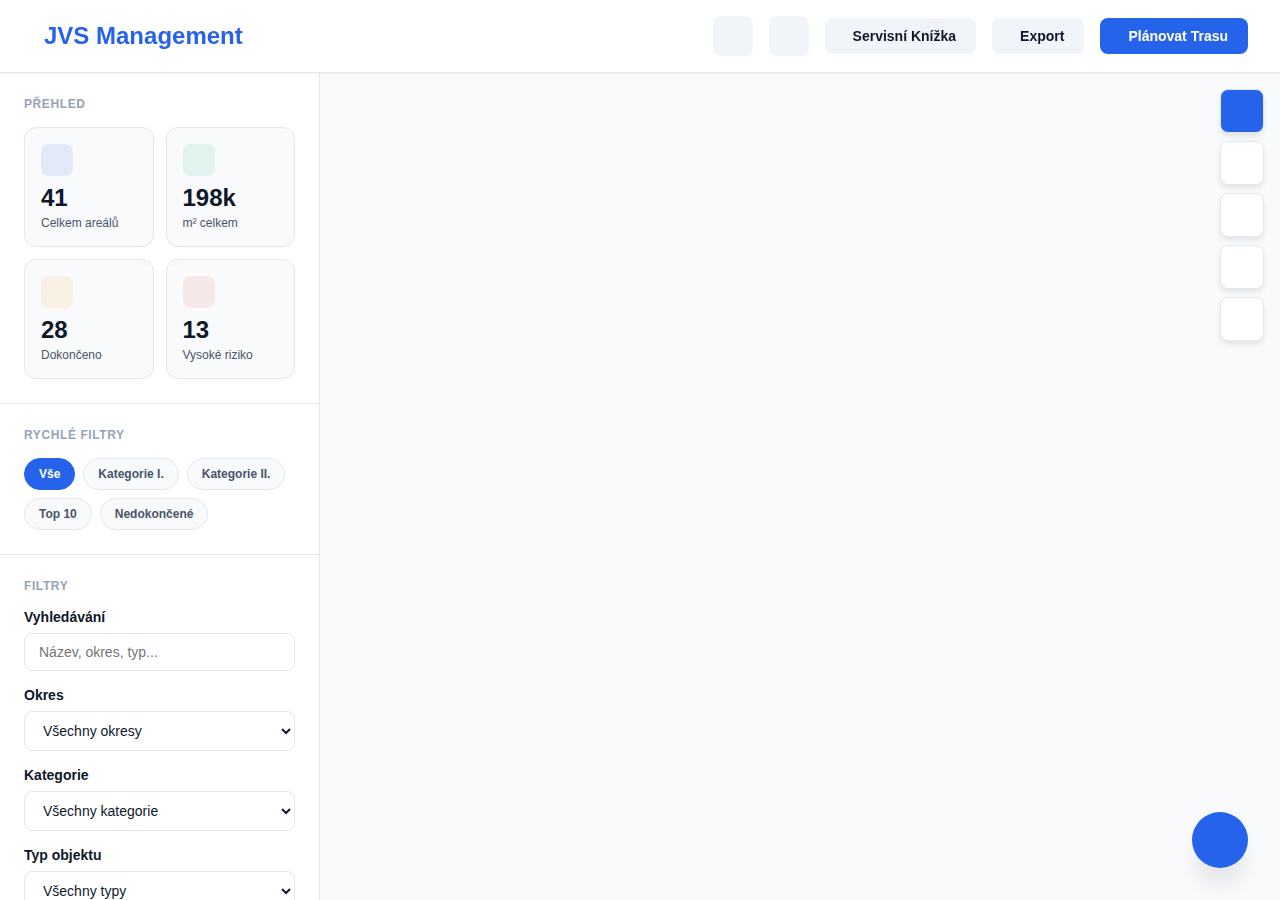
<file: index-premium.html>
<!DOCTYPE html>
<html lang="cs">
<head>
    <meta charset="UTF-8">
    <meta name="viewport" content="width=device-width, initial-scale=1.0">
    <title>JVS Management | Premium Dashboard</title>
    
    <!-- Leaflet CSS -->
    <link rel="stylesheet" href="https://unpkg.com/leaflet@1.9.4/dist/leaflet.css" />
    <link rel="stylesheet" href="https://unpkg.com/leaflet.markercluster@1.5.3/dist/MarkerCluster.css" />
    <link rel="stylesheet" href="https://unpkg.com/leaflet.markercluster@1.5.3/dist/MarkerCluster.Default.css" />
    <link rel="stylesheet" href="https://unpkg.com/leaflet-draw@1.0.4/dist/leaflet.draw.css" />
    
    <!-- Chart.js -->
    <script src="https://cdn.jsdelivr.net/npm/chart.js@4.4.0/dist/chart.umd.min.js"></script>
    
    <!-- Font Awesome -->
    <link rel="stylesheet" href="https://cdnjs.cloudflare.com/ajax/libs/font-awesome/6.5.1/css/all.min.css" />
    
    <!-- Google Fonts -->
    <link href="https://fonts.googleapis.com/css2?family=Inter:wght@300;400;500;600;700;800&display=swap" rel="stylesheet">
    
    <style>
        * {
            margin: 0;
            padding: 0;
            box-sizing: border-box;
        }

        :root {
            /* Colors */
            --primary: #2563eb;
            --primary-dark: #1e40af;
            --secondary: #64748b;
            --success: #10b981;
            --warning: #f59e0b;
            --danger: #ef4444;
            --info: #3b82f6;
            
            /* Category Colors */
            --cat-1: #dc3545;
            --cat-2: #fd7e14;
            --cat-none: #007bff;
            
            /* Neutrals */
            --bg-primary: #ffffff;
            --bg-secondary: #f8fafc;
            --bg-tertiary: #f1f5f9;
            --text-primary: #0f172a;
            --text-secondary: #475569;
            --text-tertiary: #94a3b8;
            --border: #e2e8f0;
            
            /* Dark Mode */
            --dark-bg-primary: #0f172a;
            --dark-bg-secondary: #1e293b;
            --dark-bg-tertiary: #334155;
            --dark-text-primary: #f1f5f9;
            --dark-text-secondary: #cbd5e1;
            --dark-border: #334155;
            
            /* Shadows */
            --shadow-sm: 0 1px 2px 0 rgb(0 0 0 / 0.05);
            --shadow-md: 0 4px 6px -1px rgb(0 0 0 / 0.1);
            --shadow-lg: 0 10px 15px -3px rgb(0 0 0 / 0.1);
            --shadow-xl: 0 20px 25px -5px rgb(0 0 0 / 0.1);
            
            /* Transitions */
            --transition: all 0.3s cubic-bezier(0.4, 0, 0.2, 1);
        }

        body {
            font-family: 'Inter', -apple-system, BlinkMacSystemFont, 'Segoe UI', sans-serif;
            background: var(--bg-secondary);
            color: var(--text-primary);
            overflow-x: hidden;
        }

        /* Dark Mode */
        body.dark-mode {
            --bg-primary: var(--dark-bg-primary);
            --bg-secondary: var(--dark-bg-secondary);
            --bg-tertiary: var(--dark-bg-tertiary);
            --text-primary: var(--dark-text-primary);
            --text-secondary: var(--dark-text-secondary);
            --border: var(--dark-border);
        }

        /* Header */
        .header {
            background: var(--bg-primary);
            border-bottom: 1px solid var(--border);
            padding: 1rem 2rem;
            display: flex;
            justify-content: space-between;
            align-items: center;
            position: sticky;
            top: 0;
            z-index: 1000;
            backdrop-filter: blur(10px);
            box-shadow: var(--shadow-sm);
        }

        .logo {
            display: flex;
            align-items: center;
            gap: 0.75rem;
            font-size: 1.5rem;
            font-weight: 800;
            color: var(--primary);
        }

        .logo i {
            font-size: 2rem;
        }

        .header-actions {
            display: flex;
            gap: 1rem;
            align-items: center;
        }

        .btn {
            padding: 0.625rem 1.25rem;
            border: none;
            border-radius: 0.5rem;
            font-weight: 600;
            cursor: pointer;
            transition: var(--transition);
            display: inline-flex;
            align-items: center;
            gap: 0.5rem;
            font-size: 0.875rem;
        }

        .btn-primary {
            background: var(--primary);
            color: white;
        }

        .btn-primary:hover {
            background: var(--primary-dark);
            transform: translateY(-1px);
            box-shadow: var(--shadow-md);
        }

        .btn-secondary {
            background: var(--bg-tertiary);
            color: var(--text-primary);
        }

        .btn-secondary:hover {
            background: var(--border);
        }

        .btn-success {
            background: var(--success);
            color: white;
        }

        .btn-success:hover {
            background: #059669;
        }

        .btn-danger {
            background: var(--danger);
            color: white;
        }

        .btn-danger:hover {
            background: #dc2626;
        }

        .btn-icon {
            width: 2.5rem;
            height: 2.5rem;
            padding: 0;
            display: flex;
            align-items: center;
            justify-content: center;
            border-radius: 0.5rem;
        }

        /* Main Layout */
        .container {
            display: grid;
            grid-template-columns: 320px 1fr;
            height: calc(100vh - 73px);
            gap: 0;
        }

        /* Sidebar */
        .sidebar {
            background: var(--bg-primary);
            border-right: 1px solid var(--border);
            overflow-y: auto;
            display: flex;
            flex-direction: column;
        }

        .sidebar-section {
            padding: 1.5rem;
            border-bottom: 1px solid var(--border);
        }

        .sidebar-section:last-child {
            border-bottom: none;
        }

        .section-title {
            font-size: 0.75rem;
            font-weight: 700;
            text-transform: uppercase;
            letter-spacing: 0.05em;
            color: var(--text-tertiary);
            margin-bottom: 1rem;
        }

        /* Stats Cards */
        .stats-grid {
            display: grid;
            grid-template-columns: 1fr 1fr;
            gap: 0.75rem;
        }

        .stat-card {
            background: var(--bg-secondary);
            padding: 1rem;
            border-radius: 0.75rem;
            border: 1px solid var(--border);
        }

        .stat-value {
            font-size: 1.5rem;
            font-weight: 800;
            color: var(--text-primary);
            margin-bottom: 0.25rem;
        }

        .stat-label {
            font-size: 0.75rem;
            color: var(--text-secondary);
            font-weight: 500;
        }

        .stat-icon {
            width: 2rem;
            height: 2rem;
            border-radius: 0.5rem;
            display: flex;
            align-items: center;
            justify-content: center;
            margin-bottom: 0.5rem;
            font-size: 1rem;
        }

        .stat-icon.primary { background: rgba(37, 99, 235, 0.1); color: var(--primary); }
        .stat-icon.success { background: rgba(16, 185, 129, 0.1); color: var(--success); }
        .stat-icon.warning { background: rgba(245, 158, 11, 0.1); color: var(--warning); }
        .stat-icon.danger { background: rgba(239, 68, 68, 0.1); color: var(--danger); }

        /* Filters */
        .filter-group {
            margin-bottom: 1rem;
        }

        .filter-label {
            font-size: 0.875rem;
            font-weight: 600;
            color: var(--text-primary);
            margin-bottom: 0.5rem;
            display: block;
        }

        .input {
            width: 100%;
            padding: 0.625rem 0.875rem;
            border: 1px solid var(--border);
            border-radius: 0.5rem;
            background: var(--bg-primary);
            color: var(--text-primary);
            font-size: 0.875rem;
            transition: var(--transition);
        }

        .input:focus {
            outline: none;
            border-color: var(--primary);
            box-shadow: 0 0 0 3px rgba(37, 99, 235, 0.1);
        }

        select.input {
            cursor: pointer;
        }

        textarea.input {
            min-height: 100px;
            resize: vertical;
            font-family: inherit;
        }

        /* Range Slider */
        .range-slider {
            margin-top: 0.5rem;
        }

        .range-values {
            display: flex;
            justify-content: space-between;
            font-size: 0.75rem;
            color: var(--text-secondary);
            margin-bottom: 0.5rem;
        }

        input[type="range"] {
            width: 100%;
            height: 6px;
            border-radius: 3px;
            background: var(--bg-tertiary);
            outline: none;
            -webkit-appearance: none;
        }

        input[type="range"]::-webkit-slider-thumb {
            -webkit-appearance: none;
            appearance: none;
            width: 18px;
            height: 18px;
            border-radius: 50%;
            background: var(--primary);
            cursor: pointer;
            box-shadow: var(--shadow-md);
        }

        input[type="range"]::-moz-range-thumb {
            width: 18px;
            height: 18px;
            border-radius: 50%;
            background: var(--primary);
            cursor: pointer;
            border: none;
            box-shadow: var(--shadow-md);
        }

        /* Quick Filters */
        .quick-filters {
            display: flex;
            flex-wrap: wrap;
            gap: 0.5rem;
        }

        .quick-filter {
            padding: 0.5rem 0.875rem;
            background: var(--bg-secondary);
            border: 1px solid var(--border);
            border-radius: 2rem;
            font-size: 0.75rem;
            font-weight: 600;
            cursor: pointer;
            transition: var(--transition);
            color: var(--text-secondary);
        }

        .quick-filter:hover {
            background: var(--primary);
            color: white;
            border-color: var(--primary);
            transform: translateY(-1px);
        }

        .quick-filter.active {
            background: var(--primary);
            color: white;
            border-color: var(--primary);
        }

        /* Map Container */
        .map-container {
            position: relative;
            height: 100%;
        }

        #map {
            width: 100%;
            height: 100%;
        }

        /* Map Controls */
        .map-controls {
            position: absolute;
            top: 1rem;
            right: 1rem;
            z-index: 1000;
            display: flex;
            flex-direction: column;
            gap: 0.5rem;
        }

        .map-control-btn {
            width: 2.75rem;
            height: 2.75rem;
            background: var(--bg-primary);
            border: 1px solid var(--border);
            border-radius: 0.5rem;
            display: flex;
            align-items: center;
            justify-content: center;
            cursor: pointer;
            transition: var(--transition);
            box-shadow: var(--shadow-md);
        }

        .map-control-btn:hover {
            background: var(--primary);
            color: white;
            transform: scale(1.05);
        }

        .map-control-btn.active {
            background: var(--primary);
            color: white;
        }

        /* Custom Popup */
        .custom-popup {
            min-width: 450px;
            max-width: 500px;
        }

        .popup-header {
            display: flex;
            justify-content: space-between;
            align-items: flex-start;
            margin-bottom: 1rem;
            padding-bottom: 1rem;
            border-bottom: 1px solid var(--border);
        }

        .popup-title {
            font-size: 1.25rem;
            font-weight: 700;
            color: var(--text-primary);
            margin-bottom: 0.25rem;
        }

        .popup-subtitle {
            font-size: 0.875rem;
            color: var(--text-secondary);
        }

        .category-badge {
            padding: 0.375rem 0.75rem;
            border-radius: 0.375rem;
            font-size: 0.75rem;
            font-weight: 700;
            text-transform: uppercase;
            letter-spacing: 0.05em;
        }

        .category-badge.cat-1 {
            background: rgba(220, 53, 69, 0.1);
            color: var(--cat-1);
        }

        .category-badge.cat-2 {
            background: rgba(253, 126, 20, 0.1);
            color: var(--cat-2);
        }

        .category-badge.cat-none {
            background: rgba(0, 123, 255, 0.1);
            color: var(--cat-none);
        }

        .popup-info {
            display: grid;
            grid-template-columns: 1fr 1fr;
            gap: 1rem;
            margin-bottom: 1rem;
        }

        .info-item {
            display: flex;
            flex-direction: column;
            gap: 0.25rem;
        }

        .info-label {
            font-size: 0.75rem;
            color: var(--text-tertiary);
            font-weight: 600;
            text-transform: uppercase;
            letter-spacing: 0.05em;
        }

        .info-value {
            font-size: 1.125rem;
            font-weight: 700;
            color: var(--text-primary);
        }

        .popup-actions {
            display: grid;
            grid-template-columns: 1fr 1fr 1fr;
            gap: 0.5rem;
            margin-bottom: 1rem;
        }

        .action-btn {
            padding: 0.75rem;
            background: var(--bg-secondary);
            border: 1px solid var(--border);
            border-radius: 0.5rem;
            cursor: pointer;
            transition: var(--transition);
            display: flex;
            flex-direction: column;
            align-items: center;
            gap: 0.375rem;
            font-size: 0.75rem;
            font-weight: 600;
            color: var(--text-secondary);
        }

        .action-btn:hover {
            background: var(--primary);
            color: white;
            border-color: var(--primary);
            transform: translateY(-2px);
            box-shadow: var(--shadow-md);
        }

        .action-btn i {
            font-size: 1.25rem;
        }

        .popup-status {
            display: flex;
            align-items: center;
            gap: 0.75rem;
            padding: 1rem;
            background: var(--bg-secondary);
            border-radius: 0.5rem;
            margin-bottom: 1rem;
        }

        .status-checkbox {
            width: 1.25rem;
            height: 1.25rem;
            cursor: pointer;
        }

        .status-text {
            font-size: 0.875rem;
            font-weight: 600;
            color: var(--text-primary);
        }

        /* Photo Gallery */
        .photo-gallery {
            display: grid;
            grid-template-columns: repeat(3, 1fr);
            gap: 0.5rem;
            margin-bottom: 1rem;
        }

        .photo-item {
            aspect-ratio: 1;
            border-radius: 0.5rem;
            overflow: hidden;
            cursor: pointer;
            position: relative;
            background: var(--bg-secondary);
        }

        .photo-item img {
            width: 100%;
            height: 100%;
            object-fit: cover;
            transition: var(--transition);
        }

        .photo-item:hover img {
            transform: scale(1.1);
        }

        .photo-upload {
            aspect-ratio: 1;
            border: 2px dashed var(--border);
            border-radius: 0.5rem;
            display: flex;
            align-items: center;
            justify-content: center;
            cursor: pointer;
            transition: var(--transition);
            color: var(--text-tertiary);
        }

        .photo-upload:hover {
            border-color: var(--primary);
            color: var(--primary);
            background: rgba(37, 99, 235, 0.05);
        }

        /* Notes Section */
        .notes-section {
            margin-top: 1rem;
            padding-top: 1rem;
            border-top: 1px solid var(--border);
        }

        .note-item {
            background: var(--bg-secondary);
            padding: 0.75rem;
            border-radius: 0.5rem;
            margin-bottom: 0.5rem;
            border-left: 3px solid var(--primary);
        }

        .note-header {
            display: flex;
            justify-content: space-between;
            align-items: center;
            margin-bottom: 0.5rem;
        }

        .note-date {
            font-size: 0.75rem;
            color: var(--text-tertiary);
        }

        .note-text {
            font-size: 0.875rem;
            color: var(--text-primary);
            line-height: 1.5;
        }

        /* Tabs */
        .tabs {
            display: flex;
            gap: 0.25rem;
            background: var(--bg-secondary);
            padding: 0.25rem;
            border-radius: 0.5rem;
            margin-bottom: 1.5rem;
        }

        .tab {
            flex: 1;
            padding: 0.625rem 1rem;
            background: transparent;
            border: none;
            border-radius: 0.375rem;
            font-weight: 600;
            font-size: 0.875rem;
            cursor: pointer;
            transition: var(--transition);
            color: var(--text-secondary);
        }

        .tab:hover {
            color: var(--text-primary);
        }

        .tab.active {
            background: var(--bg-primary);
            color: var(--primary);
            box-shadow: var(--shadow-sm);
        }

        .tab-content {
            display: none;
        }

        .tab-content.active {
            display: block;
        }

        /* Floating Action Button */
        .fab {
            position: fixed;
            bottom: 2rem;
            right: 2rem;
            width: 3.5rem;
            height: 3.5rem;
            background: var(--primary);
            color: white;
            border-radius: 50%;
            display: flex;
            align-items: center;
            justify-content: center;
            cursor: pointer;
            box-shadow: var(--shadow-xl);
            transition: var(--transition);
            z-index: 1000;
        }

        .fab:hover {
            transform: scale(1.1) rotate(90deg);
            box-shadow: 0 25px 50px -12px rgb(0 0 0 / 0.25);
        }

        .fab i {
            font-size: 1.5rem;
        }

        /* FAB Menu */
        .fab-menu {
            position: fixed;
            bottom: 6rem;
            right: 2rem;
            z-index: 999;
            display: none;
            flex-direction: column;
            gap: 0.75rem;
        }

        .fab-menu.active {
            display: flex;
            animation: fabMenuSlideIn 0.3s ease-out;
        }

        @keyframes fabMenuSlideIn {
            from {
                opacity: 0;
                transform: translateY(20px);
            }
            to {
                opacity: 1;
                transform: translateY(0);
            }
        }

        .fab-menu-item {
            display: flex;
            align-items: center;
            gap: 1rem;
            background: var(--bg-primary);
            padding: 0.75rem 1.25rem;
            border-radius: 2rem;
            box-shadow: var(--shadow-lg);
            cursor: pointer;
            transition: var(--transition);
            border: 1px solid var(--border);
        }

        .fab-menu-item:hover {
            background: var(--primary);
            color: white;
            transform: translateX(-4px);
        }

        .fab-menu-item i {
            font-size: 1.25rem;
        }

        .fab-menu-label {
            font-weight: 600;
            font-size: 0.875rem;
            white-space: nowrap;
        }

        /* Modal */
        .modal {
            display: none;
            position: fixed;
            top: 0;
            left: 0;
            width: 100%;
            height: 100%;
            background: rgba(0, 0, 0, 0.5);
            backdrop-filter: blur(4px);
            z-index: 2000;
            align-items: center;
            justify-content: center;
            padding: 2rem;
        }

        .modal.active {
            display: flex;
        }

        .modal-content {
            background: var(--bg-primary);
            border-radius: 1rem;
            max-width: 90%;
            max-height: 90%;
            overflow-y: auto;
            box-shadow: var(--shadow-xl);
            animation: modalSlideIn 0.3s ease-out;
        }

        @keyframes modalSlideIn {
            from {
                opacity: 0;
                transform: translateY(-20px);
            }
            to {
                opacity: 1;
                transform: translateY(0);
            }
        }

        .modal-header {
            padding: 1.5rem;
            border-bottom: 1px solid var(--border);
            display: flex;
            justify-content: space-between;
            align-items: center;
            position: sticky;
            top: 0;
            background: var(--bg-primary);
            z-index: 10;
        }

        .modal-title {
            font-size: 1.5rem;
            font-weight: 700;
            color: var(--text-primary);
            display: flex;
            align-items: center;
            gap: 0.75rem;
        }

        .modal-close {
            width: 2rem;
            height: 2rem;
            border: none;
            background: var(--bg-secondary);
            border-radius: 0.375rem;
            cursor: pointer;
            display: flex;
            align-items: center;
            justify-content: center;
            transition: var(--transition);
        }

        .modal-close:hover {
            background: var(--danger);
            color: white;
        }

        .modal-body {
            padding: 1.5rem;
        }

        .modal-footer {
            padding: 1.5rem;
            border-top: 1px solid var(--border);
            display: flex;
            justify-content: flex-end;
            gap: 0.75rem;
            position: sticky;
            bottom: 0;
            background: var(--bg-primary);
        }

        /* Form Grid */
        .form-grid {
            display: grid;
            grid-template-columns: 1fr 1fr;
            gap: 1rem;
        }

        .form-grid-full {
            grid-column: 1 / -1;
        }

        /* Service Book */
        .service-list {
            display: flex;
            flex-direction: column;
            gap: 1rem;
        }

        .service-item {
            background: var(--bg-secondary);
            padding: 1.25rem;
            border-radius: 0.75rem;
            border: 1px solid var(--border);
        }

        .service-header {
            display: flex;
            justify-content: space-between;
            align-items: flex-start;
            margin-bottom: 0.75rem;
        }

        .service-title {
            font-weight: 700;
            color: var(--text-primary);
            margin-bottom: 0.25rem;
        }

        .service-date {
            font-size: 0.75rem;
            color: var(--text-tertiary);
        }

        .service-type {
            padding: 0.25rem 0.625rem;
            background: var(--primary);
            color: white;
            border-radius: 0.25rem;
            font-size: 0.75rem;
            font-weight: 600;
        }

        .service-description {
            font-size: 0.875rem;
            color: var(--text-secondary);
            line-height: 1.6;
            margin-bottom: 0.75rem;
        }

        .service-meta {
            display: flex;
            gap: 1.5rem;
            font-size: 0.75rem;
            color: var(--text-tertiary);
        }

        .service-meta-item {
            display: flex;
            align-items: center;
            gap: 0.375rem;
        }

        /* Machine Card */
        .machine-card {
            background: var(--bg-secondary);
            padding: 1.5rem;
            border-radius: 0.75rem;
            border: 1px solid var(--border);
            margin-bottom: 1rem;
        }

        .machine-header {
            display: flex;
            justify-content: space-between;
            align-items: flex-start;
            margin-bottom: 1rem;
        }

        .machine-name {
            font-size: 1.25rem;
            font-weight: 700;
            color: var(--text-primary);
            margin-bottom: 0.25rem;
        }

        .machine-model {
            font-size: 0.875rem;
            color: var(--text-secondary);
        }

        .machine-status {
            padding: 0.375rem 0.75rem;
            border-radius: 0.375rem;
            font-size: 0.75rem;
            font-weight: 700;
        }

        .machine-status.active {
            background: rgba(16, 185, 129, 0.1);
            color: var(--success);
        }

        .machine-status.maintenance {
            background: rgba(245, 158, 11, 0.1);
            color: var(--warning);
        }

        .machine-stats {
            display: grid;
            grid-template-columns: repeat(4, 1fr);
            gap: 1rem;
        }

        .machine-stat {
            text-align: center;
        }

        .machine-stat-value {
            font-size: 1.5rem;
            font-weight: 800;
            color: var(--text-primary);
        }

        .machine-stat-label {
            font-size: 0.75rem;
            color: var(--text-secondary);
            margin-top: 0.25rem;
        }

        /* Timeline */
        .timeline {
            position: relative;
            padding-left: 2rem;
        }

        .timeline::before {
            content: '';
            position: absolute;
            left: 0.5rem;
            top: 0;
            bottom: 0;
            width: 2px;
            background: var(--border);
        }

        .timeline-item {
            position: relative;
            margin-bottom: 1.5rem;
        }

        .timeline-dot {
            position: absolute;
            left: -1.625rem;
            top: 0.25rem;
            width: 0.75rem;
            height: 0.75rem;
            border-radius: 50%;
            background: var(--primary);
            border: 2px solid var(--bg-primary);
        }

        .timeline-content {
            background: var(--bg-secondary);
            padding: 1rem;
            border-radius: 0.5rem;
            border: 1px solid var(--border);
        }

        .timeline-date {
            font-size: 0.75rem;
            color: var(--text-tertiary);
            margin-bottom: 0.5rem;
        }

        .timeline-text {
            font-size: 0.875rem;
            color: var(--text-primary);
        }

        /* Charts */
        .chart-container {
            background: var(--bg-primary);
            padding: 1.5rem;
            border-radius: 0.75rem;
            border: 1px solid var(--border);
            margin-bottom: 1rem;
        }

        .chart-title {
            font-size: 1rem;
            font-weight: 700;
            color: var(--text-primary);
            margin-bottom: 1rem;
        }

        /* Table */
        .table-container {
            overflow-x: auto;
            border-radius: 0.75rem;
            border: 1px solid var(--border);
        }

        table {
            width: 100%;
            border-collapse: collapse;
            background: var(--bg-primary);
        }

        thead {
            background: var(--bg-secondary);
        }

        th {
            padding: 1rem;
            text-align: left;
            font-size: 0.75rem;
            font-weight: 700;
            text-transform: uppercase;
            letter-spacing: 0.05em;
            color: var(--text-tertiary);
            border-bottom: 1px solid var(--border);
        }

        td {
            padding: 1rem;
            font-size: 0.875rem;
            color: var(--text-primary);
            border-bottom: 1px solid var(--border);
        }

        tr:hover {
            background: var(--bg-secondary);
        }

        /* Route List */
        .route-list {
            display: flex;
            flex-direction: column;
            gap: 0.5rem;
        }

        .route-item {
            background: var(--bg-secondary);
            padding: 1rem;
            border-radius: 0.5rem;
            border: 1px solid var(--border);
            display: flex;
            align-items: center;
            gap: 1rem;
            cursor: move;
            transition: var(--transition);
        }

        .route-item:hover {
            box-shadow: var(--shadow-md);
            transform: translateX(4px);
        }

        .route-number {
            width: 2rem;
            height: 2rem;
            background: var(--primary);
            color: white;
            border-radius: 50%;
            display: flex;
            align-items: center;
            justify-content: center;
            font-weight: 700;
            font-size: 0.875rem;
        }

        .route-info {
            flex: 1;
        }

        .route-name {
            font-weight: 600;
            color: var(--text-primary);
            margin-bottom: 0.25rem;
        }

        .route-meta {
            font-size: 0.75rem;
            color: var(--text-secondary);
        }

        .route-remove {
            width: 2rem;
            height: 2rem;
            background: transparent;
            border: none;
            color: var(--text-tertiary);
            cursor: pointer;
            border-radius: 0.375rem;
            transition: var(--transition);
        }

        .route-remove:hover {
            background: var(--danger);
            color: white;
        }

        /* Toast Notifications */
        .toast {
            position: fixed;
            bottom: 2rem;
            left: 50%;
            transform: translateX(-50%);
            background: var(--bg-primary);
            padding: 1rem 1.5rem;
            border-radius: 0.75rem;
            box-shadow: var(--shadow-xl);
            border: 1px solid var(--border);
            display: flex;
            align-items: center;
            gap: 0.75rem;
            z-index: 3000;
            animation: toastSlideUp 0.3s ease-out;
        }

        @keyframes toastSlideUp {
            from {
                opacity: 0;
                transform: translateX(-50%) translateY(20px);
            }
            to {
                opacity: 1;
                transform: translateX(-50%) translateY(0);
            }
        }

        .toast.success { border-left: 4px solid var(--success); }
        .toast.error { border-left: 4px solid var(--danger); }
        .toast.warning { border-left: 4px solid var(--warning); }
        .toast.info { border-left: 4px solid var(--info); }

        /* Loading */
        .loading {
            display: flex;
            align-items: center;
            justify-content: center;
            padding: 3rem;
            color: var(--text-secondary);
        }

        .spinner {
            width: 2rem;
            height: 2rem;
            border: 3px solid var(--border);
            border-top-color: var(--primary);
            border-radius: 50%;
            animation: spin 0.8s linear infinite;
        }

        @keyframes spin {
            to { transform: rotate(360deg); }
        }

        /* Custom Marker Icons */
        .custom-marker {
            width: 32px;
            height: 32px;
            border-radius: 50% 50% 50% 0;
            transform: rotate(-45deg);
            display: flex;
            align-items: center;
            justify-content: center;
            box-shadow: var(--shadow-lg);
            border: 3px solid white;
        }

        .custom-marker i {
            transform: rotate(45deg);
            color: white;
            font-size: 14px;
        }

        .marker-cat-1 { background: var(--cat-1); }
        .marker-cat-2 { background: var(--cat-2); }
        .marker-cat-none { background: var(--cat-none); }

        /* Leaflet Popup Override */
        .leaflet-popup-content-wrapper {
            border-radius: 0.75rem;
            box-shadow: var(--shadow-xl);
            padding: 0;
        }

        .leaflet-popup-content {
            margin: 0;
            width: 450px !important;
        }

        .leaflet-popup-tip {
            display: none;
        }

        /* Responsive */
        @media (max-width: 1024px) {
            .container {
                grid-template-columns: 1fr;
            }

            .sidebar {
                display: none;
            }

            .sidebar.mobile-open {
                display: flex;
                position: fixed;
                top: 73px;
                left: 0;
                width: 100%;
                height: calc(100vh - 73px);
                z-index: 1500;
            }

            .custom-popup {
                min-width: 300px;
            }

            .popup-actions {
                grid-template-columns: 1fr;
            }

            .form-grid {
                grid-template-columns: 1fr;
            }
        }

        /* File Upload */
        .file-upload-area {
            border: 2px dashed var(--border);
            border-radius: 0.75rem;
            padding: 2rem;
            text-align: center;
            cursor: pointer;
            transition: var(--transition);
        }

        .file-upload-area:hover {
            border-color: var(--primary);
            background: rgba(37, 99, 235, 0.05);
        }

        .file-upload-icon {
            font-size: 3rem;
            color: var(--text-tertiary);
            margin-bottom: 1rem;
        }

        .file-upload-text {
            font-size: 0.875rem;
            color: var(--text-secondary);
        }

        /* Image Preview */
        .image-preview-grid {
            display: grid;
            grid-template-columns: repeat(auto-fill, minmax(120px, 1fr));
            gap: 1rem;
            margin-top: 1rem;
        }

        .image-preview {
            position: relative;
            aspect-ratio: 1;
            border-radius: 0.5rem;
            overflow: hidden;
            border: 1px solid var(--border);
        }

        .image-preview img {
            width: 100%;
            height: 100%;
            object-fit: cover;
        }

        .image-preview-remove {
            position: absolute;
            top: 0.5rem;
            right: 0.5rem;
            width: 1.75rem;
            height: 1.75rem;
            background: var(--danger);
            color: white;
            border: none;
            border-radius: 50%;
            cursor: pointer;
            display: flex;
            align-items: center;
            justify-content: center;
            opacity: 0;
            transition: var(--transition);
        }

        .image-preview:hover .image-preview-remove {
            opacity: 1;
        }

        /* GPS Picker */
        .gps-picker {
            height: 300px;
            border-radius: 0.5rem;
            overflow: hidden;
            border: 1px solid var(--border);
            margin-bottom: 1rem;
        }

        /* Alert Box */
        .alert {
            padding: 1rem;
            border-radius: 0.5rem;
            margin-bottom: 1rem;
            display: flex;
            align-items: flex-start;
            gap: 0.75rem;
        }

        .alert-info {
            background: rgba(59, 130, 246, 0.1);
            border: 1px solid rgba(59, 130, 246, 0.2);
            color: var(--info);
        }

        .alert-warning {
            background: rgba(245, 158, 11, 0.1);
            border: 1px solid rgba(245, 158, 11, 0.2);
            color: var(--warning);
        }

        .alert-success {
            background: rgba(16, 185, 129, 0.1);
            border: 1px solid rgba(16, 185, 129, 0.2);
            color: var(--success);
        }

        .alert i {
            font-size: 1.25rem;
            margin-top: 0.125rem;
        }

        .alert-content {
            flex: 1;
        }

        .alert-title {
            font-weight: 700;
            margin-bottom: 0.25rem;
        }

        .alert-text {
            font-size: 0.875rem;
            opacity: 0.9;
        }
    </style>
</head>
<body>
    <!-- Header -->
    <header class="header">
        <div class="logo">
            <i class="fas fa-water"></i>
            <span>JVS Management</span>
        </div>
        
        <div class="header-actions">
            <button class="btn btn-secondary btn-icon" id="toggleSidebar">
                <i class="fas fa-bars"></i>
            </button>
            <button class="btn btn-secondary btn-icon" id="toggleDarkMode">
                <i class="fas fa-moon"></i>
            </button>
            <button class="btn btn-secondary" id="serviceBookBtn">
                <i class="fas fa-wrench"></i>
                Servisní Knížka
            </button>
            <button class="btn btn-secondary" id="exportBtn">
                <i class="fas fa-download"></i>
                Export
            </button>
            <button class="btn btn-primary" id="routePlannerBtn">
                <i class="fas fa-route"></i>
                Plánovat Trasu
            </button>
        </div>
    </header>

    <!-- Main Container -->
    <div class="container">
        <!-- Sidebar -->
        <aside class="sidebar" id="sidebar">
            <!-- Statistics -->
            <div class="sidebar-section">
                <h3 class="section-title">Přehled</h3>
                <div class="stats-grid">
                    <div class="stat-card">
                        <div class="stat-icon primary">
                            <i class="fas fa-map-marked-alt"></i>
                        </div>
                        <div class="stat-value" id="totalAreals">41</div>
                        <div class="stat-label">Celkem areálů</div>
                    </div>
                    <div class="stat-card">
                        <div class="stat-icon success">
                            <i class="fas fa-ruler-combined"></i>
                        </div>
                        <div class="stat-value" id="totalArea">198k</div>
                        <div class="stat-label">m² celkem</div>
                    </div>
                    <div class="stat-card">
                        <div class="stat-icon warning">
                            <i class="fas fa-check-circle"></i>
                        </div>
                        <div class="stat-value" id="completedAreals">28</div>
                        <div class="stat-label">Dokončeno</div>
                    </div>
                    <div class="stat-card">
                        <div class="stat-icon danger">
                            <i class="fas fa-exclamation-triangle"></i>
                        </div>
                        <div class="stat-value" id="highRisk">13</div>
                        <div class="stat-label">Vysoké riziko</div>
                    </div>
                </div>
            </div>

            <!-- Quick Filters -->
            <div class="sidebar-section">
                <h3 class="section-title">Rychlé Filtry</h3>
                <div class="quick-filters">
                    <div class="quick-filter active" data-filter="all">Vše</div>
                    <div class="quick-filter" data-filter="cat-1">Kategorie I.</div>
                    <div class="quick-filter" data-filter="cat-2">Kategorie II.</div>
                    <div class="quick-filter" data-filter="top10">Top 10</div>
                    <div class="quick-filter" data-filter="uncompleted">Nedokončené</div>
                </div>
            </div>

            <!-- Filters -->
            <div class="sidebar-section">
                <h3 class="section-title">Filtry</h3>
                
                <!-- Search -->
                <div class="filter-group">
                    <label class="filter-label">Vyhledávání</label>
                    <input type="text" class="input" id="searchInput" placeholder="Název, okres, typ...">
                </div>

                <!-- District -->
                <div class="filter-group">
                    <label class="filter-label">Okres</label>
                    <select class="input" id="districtFilter">
                        <option value="">Všechny okresy</option>
                        <option value="CB">České Budějovice (19)</option>
                        <option value="TA">Tábor (10)</option>
                        <option value="CK">Český Krumlov (4)</option>
                        <option value="PT">Prachatice (4)</option>
                        <option value="PI">Písek (2)</option>
                        <option value="ST">Strakonice (2)</option>
                    </select>
                </div>

                <!-- Category -->
                <div class="filter-group">
                    <label class="filter-label">Kategorie</label>
                    <select class="input" id="categoryFilter">
                        <option value="">Všechny kategorie</option>
                        <option value="I.">Kategorie I. (23)</option>
                        <option value="II.">Kategorie II. (15)</option>
                        <option value="null">Bez kategorie (3)</option>
                    </select>
                </div>

                <!-- Type -->
                <div class="filter-group">
                    <label class="filter-label">Typ objektu</label>
                    <select class="input" id="typeFilter">
                        <option value="">Všechny typy</option>
                        <option value="VDJ">VDJ - Vodojem (32)</option>
                        <option value="ÚV">ÚV - Úpravna vody (3)</option>
                        <option value="ČS">ČS - Čerpací stanice (3)</option>
                        <option value="Vrt">Vrt (1)</option>
                        <option value="Provozní Vodojem">Provozní Vodojem (1)</option>
                    </select>
                </div>

                <!-- Area Range -->
                <div class="filter-group">
                    <label class="filter-label">Výměra plochy (m²)</label>
                    <div class="range-slider">
                        <div class="range-values">
                            <span id="minAreaValue">395</span>
                            <span id="maxAreaValue">74,777</span>
                        </div>
                        <input type="range" id="minAreaRange" min="395" max="74777" value="395" step="100">
                        <input type="range" id="maxAreaRange" min="395" max="74777" value="74777" step="100">
                    </div>
                </div>

                <!-- Status -->
                <div class="filter-group">
                    <label class="filter-label">Stav dokončení</label>
                    <select class="input" id="statusFilter">
                        <option value="">Všechny stavy</option>
                        <option value="completed">Dokončeno</option>
                        <option value="pending">Nedokončeno</option>
                    </select>
                </div>

                <!-- Reset -->
                <button class="btn btn-secondary" id="resetFilters" style="width: 100%; margin-top: 1rem;">
                    <i class="fas fa-redo"></i>
                    Resetovat Filtry
                </button>
            </div>

            <!-- Saved Filters -->
            <div class="sidebar-section">
                <h3 class="section-title">Uložené Filtry</h3>
                <div id="savedFilters">
                    <p style="font-size: 0.875rem; color: var(--text-tertiary);">Žádné uložené filtry</p>
                </div>
                <button class="btn btn-secondary" id="saveFilterBtn" style="width: 100%; margin-top: 0.75rem;">
                    <i class="fas fa-save"></i>
                    Uložit Aktuální Filtr
                </button>
            </div>
        </aside>

        <!-- Map -->
        <main class="map-container">
            <div id="map"></div>
            
            <!-- Map Controls -->
            <div class="map-controls">
                <div class="map-control-btn active" id="toggleClustering" title="Clustering">
                    <i class="fas fa-layer-group"></i>
                </div>
                <div class="map-control-btn" id="toggleHeatmap" title="Heatmapa">
                    <i class="fas fa-fire"></i>
                </div>
                <div class="map-control-btn" id="measureTool" title="Měření vzdálenosti">
                    <i class="fas fa-ruler"></i>
                </div>
                <div class="map-control-btn" id="drawPolygon" title="Měření pozemku">
                    <i class="fas fa-draw-polygon"></i>
                </div>
                <div class="map-control-btn" id="fullscreenBtn" title="Celá obrazovka">
                    <i class="fas fa-expand"></i>
                </div>
            </div>
        </main>
    </div>

    <!-- Floating Action Button -->
    <div class="fab" id="fabBtn">
        <i class="fas fa-plus"></i>
    </div>

    <!-- FAB Menu -->
    <div class="fab-menu" id="fabMenu">
        <div class="fab-menu-item" onclick="app.openAddArealModal()">
            <i class="fas fa-map-marker-alt"></i>
            <span class="fab-menu-label">Přidat Areál</span>
        </div>
        <div class="fab-menu-item" onclick="app.openAddMachineModal()">
            <i class="fas fa-tractor"></i>
            <span class="fab-menu-label">Přidat Stroj</span>
        </div>
        <div class="fab-menu-item" onclick="app.openServiceRecordModal()">
            <i class="fas fa-tools"></i>
            <span class="fab-menu-label">Servisní Záznam</span>
        </div>
    </div>

    <!-- Add/Edit Areal Modal -->
    <div class="modal" id="arealModal">
        <div class="modal-content" style="width: 800px;">
            <div class="modal-header">
                <h2 class="modal-title">
                    <i class="fas fa-map-marker-alt"></i>
                    <span id="arealModalTitle">Přidat Nový Areál</span>
                </h2>
                <button class="modal-close" onclick="closeModal('arealModal')">
                    <i class="fas fa-times"></i>
                </button>
            </div>
            <div class="modal-body">
                <form id="arealForm">
                    <div class="form-grid">
                        <div class="filter-group">
                            <label class="filter-label">Název objektu *</label>
                            <input type="text" class="input" id="arealName" required placeholder="VDJ Amerika II">
                        </div>

                        <div class="filter-group">
                            <label class="filter-label">Typ objektu *</label>
                            <select class="input" id="arealType" required>
                                <option value="">Vyberte typ</option>
                                <option value="VDJ">VDJ - Vodojem</option>
                                <option value="ÚV">ÚV - Úpravna vody</option>
                                <option value="ČS">ČS - Čerpací stanice</option>
                                <option value="Vrt">Vrt</option>
                                <option value="Provozní Vodojem">Provozní Vodojem</option>
                            </select>
                        </div>

                        <div class="filter-group">
                            <label class="filter-label">Okres *</label>
                            <select class="input" id="arealDistrict" required>
                                <option value="">Vyberte okres</option>
                                <option value="CB">České Budějovice</option>
                                <option value="TA">Tábor</option>
                                <option value="CK">Český Krumlov</option>
                                <option value="PT">Prachatice</option>
                                <option value="PI">Písek</option>
                                <option value="ST">Strakonice</option>
                            </select>
                        </div>

                        <div class="filter-group">
                            <label class="filter-label">Kategorie</label>
                            <select class="input" id="arealCategory">
                                <option value="">Bez kategorie</option>
                                <option value="I.">Kategorie I.</option>
                                <option value="II.">Kategorie II.</option>
                            </select>
                        </div>

                        <div class="filter-group">
                            <label class="filter-label">Výměra plochy (m²) *</label>
                            <input type="number" class="input" id="arealArea" required placeholder="3303">
                        </div>

                        <div class="filter-group">
                            <label class="filter-label">Délka oplocení (m)</label>
                            <input type="number" class="input" id="arealFence" placeholder="293">
                        </div>

                        <div class="filter-group form-grid-full">
                            <label class="filter-label">GPS Souřadnice *</label>
                            <div class="alert alert-info">
                                <i class="fas fa-info-circle"></i>
                                <div class="alert-content">
                                    <div class="alert-text">Klikněte na mapu níže pro výběr polohy nebo zadejte souřadnice ručně.</div>
                                </div>
                            </div>
                            <div class="gps-picker" id="gpsPicker"></div>
                            <div style="display: grid; grid-template-columns: 1fr 1fr; gap: 1rem;">
                                <div class="filter-group">
                                    <label class="filter-label">Latitude</label>
                                    <input type="number" class="input" id="arealLat" step="0.000001" required placeholder="49.305131">
                                </div>
                                <div class="filter-group">
                                    <label class="filter-label">Longitude</label>
                                    <input type="number" class="input" id="arealLng" step="0.000001" required placeholder="14.166126">
                                </div>
                            </div>
                        </div>

                        <div class="filter-group form-grid-full">
                            <label class="filter-label">Poznámky</label>
                            <textarea class="input" id="arealNotes" placeholder="Dodatečné informace o areálu..."></textarea>
                        </div>

                        <div class="filter-group form-grid-full">
                            <label class="filter-label">Fotografie</label>
                            <div class="file-upload-area" id="photoUploadArea">
                                <div class="file-upload-icon">
                                    <i class="fas fa-cloud-upload-alt"></i>
                                </div>
                                <div class="file-upload-text">
                                    Klikněte nebo přetáhněte fotografie sem
                                </div>
                                <input type="file" id="photoInput" accept="image/*" multiple style="display: none;">
                            </div>
                            <div class="image-preview-grid" id="imagePreviewGrid"></div>
                        </div>
                    </div>
                </form>
            </div>
            <div class="modal-footer">
                <button class="btn btn-secondary" onclick="closeModal('arealModal')">
                    Zrušit
                </button>
                <button class="btn btn-danger" id="deleteArealBtn" style="display: none;">
                    <i class="fas fa-trash"></i>
                    Smazat Areál
                </button>
                <button class="btn btn-primary" id="saveArealBtn">
                    <i class="fas fa-save"></i>
                    Uložit Areál
                </button>
            </div>
        </div>
    </div>

    <!-- Service Book Modal -->
    <div class="modal" id="serviceBookModal">
        <div class="modal-content" style="width: 1000px;">
            <div class="modal-header">
                <h2 class="modal-title">
                    <i class="fas fa-wrench"></i>
                    Servisní Knížka
                </h2>
                <button class="modal-close" onclick="closeModal('serviceBookModal')">
                    <i class="fas fa-times"></i>
                </button>
            </div>
            <div class="modal-body">
                <div class="tabs">
                    <button class="tab active" data-tab="machines">Stroje</button>
                    <button class="tab" data-tab="service-records">Servisní Záznamy</button>
                    <button class="tab" data-tab="maintenance">Plánovaná Údržba</button>
                </div>

                <!-- Tab: Machines -->
                <div class="tab-content active" id="tab-machines">
                    <button class="btn btn-primary" onclick="app.openAddMachineModal()" style="margin-bottom: 1.5rem;">
                        <i class="fas fa-plus"></i>
                        Přidat Stroj
                    </button>
                    <div id="machinesList">
                        <!-- Dynamically populated -->
                    </div>
                </div>

                <!-- Tab: Service Records -->
                <div class="tab-content" id="tab-service-records">
                    <button class="btn btn-primary" onclick="app.openServiceRecordModal()" style="margin-bottom: 1.5rem;">
                        <i class="fas fa-plus"></i>
                        Nový Servisní Záznam
                    </button>
                    <div class="service-list" id="serviceRecordsList">
                        <!-- Dynamically populated -->
                    </div>
                </div>

                <!-- Tab: Maintenance -->
                <div class="tab-content" id="tab-maintenance">
                    <div class="alert alert-warning">
                        <i class="fas fa-exclamation-triangle"></i>
                        <div class="alert-content">
                            <div class="alert-title">Nadcházející Údržba</div>
                            <div class="alert-text">XRot 95 #1 potřebuje výměnu oleje za 15 motohodin</div>
                        </div>
                    </div>
                    <div id="maintenanceList">
                        <!-- Dynamically populated -->
                    </div>
                </div>
            </div>
        </div>
    </div>

    <!-- Add Machine Modal -->
    <div class="modal" id="addMachineModal">
        <div class="modal-content" style="width: 600px;">
            <div class="modal-header">
                <h2 class="modal-title">
                    <i class="fas fa-tractor"></i>
                    Přidat Stroj
                </h2>
                <button class="modal-close" onclick="closeModal('addMachineModal')">
                    <i class="fas fa-times"></i>
                </button>
            </div>
            <div class="modal-body">
                <form id="machineForm">
                    <div class="form-grid">
                        <div class="filter-group">
                            <label class="filter-label">Název stroje *</label>
                            <input type="text" class="input" id="machineName" required placeholder="XRot 95 #1">
                        </div>

                        <div class="filter-group">
                            <label class="filter-label">Model *</label>
                            <select class="input" id="machineModel" required>
                                <option value="">Vyberte model</option>
                                <option value="XRot 95 EVO PRO">XRot 95 EVO PRO</option>
                                <option value="XRot 80 EVO">XRot 80 EVO</option>
                                <option value="XRot 70 EVO">XRot 70 EVO</option>
                                <option value="XFlail 80">XFlail 80</option>
                                <option value="eRot 70 EVO">eRot 70 EVO (Elektrický)</option>
                            </select>
                        </div>

                        <div class="filter-group">
                            <label class="filter-label">Výrobní číslo</label>
                            <input type="text" class="input" id="machineSerial" placeholder="RC62H00***">
                        </div>

                        <div class="filter-group">
                            <label class="filter-label">Rok výroby</label>
                            <input type="number" class="input" id="machineYear" placeholder="2024">
                        </div>

                        <div class="filter-group">
                            <label class="filter-label">Aktuální motohodiny</label>
                            <input type="number" class="input" id="machineHours" placeholder="245">
                        </div>

                        <div class="filter-group">
                            <label class="filter-label">Stav</label>
                            <select class="input" id="machineStatus">
                                <option value="active">Aktivní</option>
                                <option value="maintenance">V servisu</option>
                                <option value="inactive">Neaktivní</option>
                            </select>
                        </div>

                        <div class="filter-group form-grid-full">
                            <label class="filter-label">Poznámky</label>
                            <textarea class="input" id="machineNotes" placeholder="Dodatečné informace o stroji..."></textarea>
                        </div>
                    </div>
                </form>
            </div>
            <div class="modal-footer">
                <button class="btn btn-secondary" onclick="closeModal('addMachineModal')">
                    Zrušit
                </button>
                <button class="btn btn-primary" id="saveMachineBtn">
                    <i class="fas fa-save"></i>
                    Uložit Stroj
                </button>
            </div>
        </div>
    </div>

    <!-- Service Record Modal -->
    <div class="modal" id="serviceRecordModal">
        <div class="modal-content" style="width: 700px;">
            <div class="modal-header">
                <h2 class="modal-title">
                    <i class="fas fa-tools"></i>
                    Nový Servisní Záznam
                </h2>
                <button class="modal-close" onclick="closeModal('serviceRecordModal')">
                    <i class="fas fa-times"></i>
                </button>
            </div>
            <div class="modal-body">
                <form id="serviceRecordForm">
                    <div class="form-grid">
                        <div class="filter-group">
                            <label class="filter-label">Stroj *</label>
                            <select class="input" id="serviceMachine" required>
                                <option value="">Vyberte stroj</option>
                                <!-- Dynamically populated -->
                            </select>
                        </div>

                        <div class="filter-group">
                            <label class="filter-label">Datum servisu *</label>
                            <input type="date" class="input" id="serviceDate" required>
                        </div>

                        <div class="filter-group">
                            <label class="filter-label">Typ servisu *</label>
                            <select class="input" id="serviceType" required>
                                <option value="">Vyberte typ</option>
                                <option value="Pravidelná údržba">Pravidelná údržba</option>
                                <option value="Výměna oleje">Výměna oleje</option>
                                <option value="Výměna filtru">Výměna filtru</option>
                                <option value="Výměna čepelí">Výměna čepelí</option>
                                <option value="Oprava">Oprava</option>
                                <option value="Kontrola">Kontrola</option>
                                <option value="Jiné">Jiné</option>
                            </select>
                        </div>

                        <div class="filter-group">
                            <label class="filter-label">Motohodiny při servisu</label>
                            <input type="number" class="input" id="serviceHours" placeholder="245">
                        </div>

                        <div class="filter-group">
                            <label class="filter-label">Náklady (Kč)</label>
                            <input type="number" class="input" id="serviceCost" placeholder="5000">
                        </div>

                        <div class="filter-group">
                            <label class="filter-label">Technik</label>
                            <input type="text" class="input" id="serviceTechnician" placeholder="Jan Novák">
                        </div>

                        <div class="filter-group form-grid-full">
                            <label class="filter-label">Popis prací *</label>
                            <textarea class="input" id="serviceDescription" required placeholder="Detailní popis provedených prací..."></textarea>
                        </div>

                        <div class="filter-group form-grid-full">
                            <label class="filter-label">Použité díly</label>
                            <textarea class="input" id="serviceParts" placeholder="Seznam použitých náhradních dílů..."></textarea>
                        </div>

                        <div class="filter-group form-grid-full">
                            <label class="filter-label">Fotografie</label>
                            <div class="file-upload-area" id="servicePhotoUploadArea">
                                <div class="file-upload-icon">
                                    <i class="fas fa-camera"></i>
                                </div>
                                <div class="file-upload-text">
                                    Přidat fotografie ze servisu
                                </div>
                                <input type="file" id="servicePhotoInput" accept="image/*" multiple style="display: none;">
                            </div>
                            <div class="image-preview-grid" id="serviceImagePreviewGrid"></div>
                        </div>
                    </div>
                </form>
            </div>
            <div class="modal-footer">
                <button class="btn btn-secondary" onclick="closeModal('serviceRecordModal')">
                    Zrušit
                </button>
                <button class="btn btn-primary" id="saveServiceRecordBtn">
                    <i class="fas fa-save"></i>
                    Uložit Záznam
                </button>
            </div>
        </div>
    </div>

    <!-- Route Planner Modal -->
    <div class="modal" id="routePlannerModal">
        <div class="modal-content" style="width: 900px;">
            <div class="modal-header">
                <h2 class="modal-title">
                    <i class="fas fa-route"></i>
                    Plánovač Tras
                </h2>
                <button class="modal-close" onclick="closeModal('routePlannerModal')">
                    <i class="fas fa-times"></i>
                </button>
            </div>
            <div class="modal-body">
                <div class="tabs">
                    <button class="tab active" data-tab="select">1. Výběr Areálů</button>
                    <button class="tab" data-tab="optimize">2. Optimalizace</button>
                    <button class="tab" data-tab="export">3. Export</button>
                </div>

                <!-- Tab 1: Select -->
                <div class="tab-content active" id="tab-select">
                    <div class="alert alert-info">
                        <i class="fas fa-info-circle"></i>
                        <div class="alert-content">
                            <div class="alert-title">Jak vybrat areály?</div>
                            <div class="alert-text">Klikněte na "Do Trasy" v popup areálu na mapě. Pořadí můžete změnit přetažením.</div>
                        </div>
                    </div>
                    <div class="route-list" id="routeList">
                        <p style="color: var(--text-tertiary); text-align: center; padding: 2rem;">Žádné areály v trase</p>
                    </div>
                </div>

                <!-- Tab 2: Optimize -->
                <div class="tab-content" id="tab-optimize">
                    <div style="display: grid; grid-template-columns: repeat(4, 1fr); gap: 1rem; margin-bottom: 1.5rem;">
                        <div class="stat-card">
                            <div class="stat-label">Celková Vzdálenost</div>
                            <div class="stat-value" id="totalDistance">0 km</div>
                        </div>
                        <div class="stat-card">
                            <div class="stat-label">Odhadovaný Čas</div>
                            <div class="stat-value" id="estimatedTime">0 h</div>
                        </div>
                        <div class="stat-card">
                            <div class="stat-label">Spotřeba Paliva</div>
                            <div class="stat-value" id="fuelConsumption">0 L</div>
                        </div>
                        <div class="stat-card">
                            <div class="stat-label">Počet Areálů</div>
                            <div class="stat-value" id="arealCount">0</div>
                        </div>
                    </div>
                    
                    <div class="chart-container">
                        <h3 class="chart-title">Vizualizace Trasy</h3>
                        <div id="routeMapPreview" style="height: 400px; border-radius: 0.5rem; overflow: hidden;"></div>
                    </div>

                    <button class="btn btn-primary" id="optimizeRouteBtn" style="width: 100%;">
                        <i class="fas fa-magic"></i>
                        Optimalizovat Trasu (AI)
                    </button>
                </div>

                <!-- Tab 3: Export -->
                <div class="tab-content" id="tab-export">
                    <div class="alert alert-success">
                        <i class="fas fa-check-circle"></i>
                        <div class="alert-content">
                            <div class="alert-title">Trasa Připravena!</div>
                            <div class="alert-text">Vyberte formát exportu pro použití v XRot 95 EVO PRO nebo jiných zařízeních.</div>
                        </div>
                    </div>
                    <div style="display: flex; flex-direction: column; gap: 1rem;">
                        <button class="btn btn-primary" id="exportGPXBtn">
                            <i class="fas fa-file-download"></i>
                            Stáhnout GPX (pro XRot 95 EVO PRO)
                        </button>
                        <button class="btn btn-primary" id="exportPDFBtn">
                            <i class="fas fa-file-pdf"></i>
                            Stáhnout PDF Report
                        </button>
                        <button class="btn btn-primary" id="exportCSVBtn">
                            <i class="fas fa-file-csv"></i>
                            Stáhnout CSV
                        </button>
                        <button class="btn btn-secondary" id="shareRouteBtn">
                            <i class="fas fa-share-alt"></i>
                            Sdílet Trasu (URL)
                        </button>
                    </div>
                </div>
            </div>
        </div>
    </div>

    <!-- Analytics Modal -->
    <div class="modal" id="analyticsModal">
        <div class="modal-content" style="width: 1100px;">
            <div class="modal-header">
                <h2 class="modal-title">
                    <i class="fas fa-chart-bar"></i>
                    Statistiky & Analytics
                </h2>
                <button class="modal-close" onclick="closeModal('analyticsModal')">
                    <i class="fas fa-times"></i>
                </button>
            </div>
            <div class="modal-body">
                <div style="display: grid; grid-template-columns: 1fr 1fr; gap: 1.5rem; margin-bottom: 1.5rem;">
                    <div class="chart-container">
                        <h3 class="chart-title">Plocha podle Okresu</h3>
                        <canvas id="districtChart"></canvas>
                    </div>
                    <div class="chart-container">
                        <h3 class="chart-title">Poměr Kategorií</h3>
                        <canvas id="categoryChart"></canvas>
                    </div>
                </div>
                <div class="chart-container">
                    <h3 class="chart-title">Top 10 Největších Areálů</h3>
                    <canvas id="topArealChart"></canvas>
                </div>
            </div>
        </div>
    </div>

    <!-- Leaflet JS -->
    <script src="https://unpkg.com/leaflet@1.9.4/dist/leaflet.js"></script>
    <script src="https://unpkg.com/leaflet.markercluster@1.5.3/dist/leaflet.markercluster.js"></script>
    <script src="https://unpkg.com/leaflet-draw@1.0.4/dist/leaflet.draw.js"></script>
    
    <!-- Data -->
    <script type="module" src="./data/areals-complete.js"></script>
    
    <!-- Main App -->
    <script type="module" src="./app-premium.js"></script>
</body>
</html>
</file>
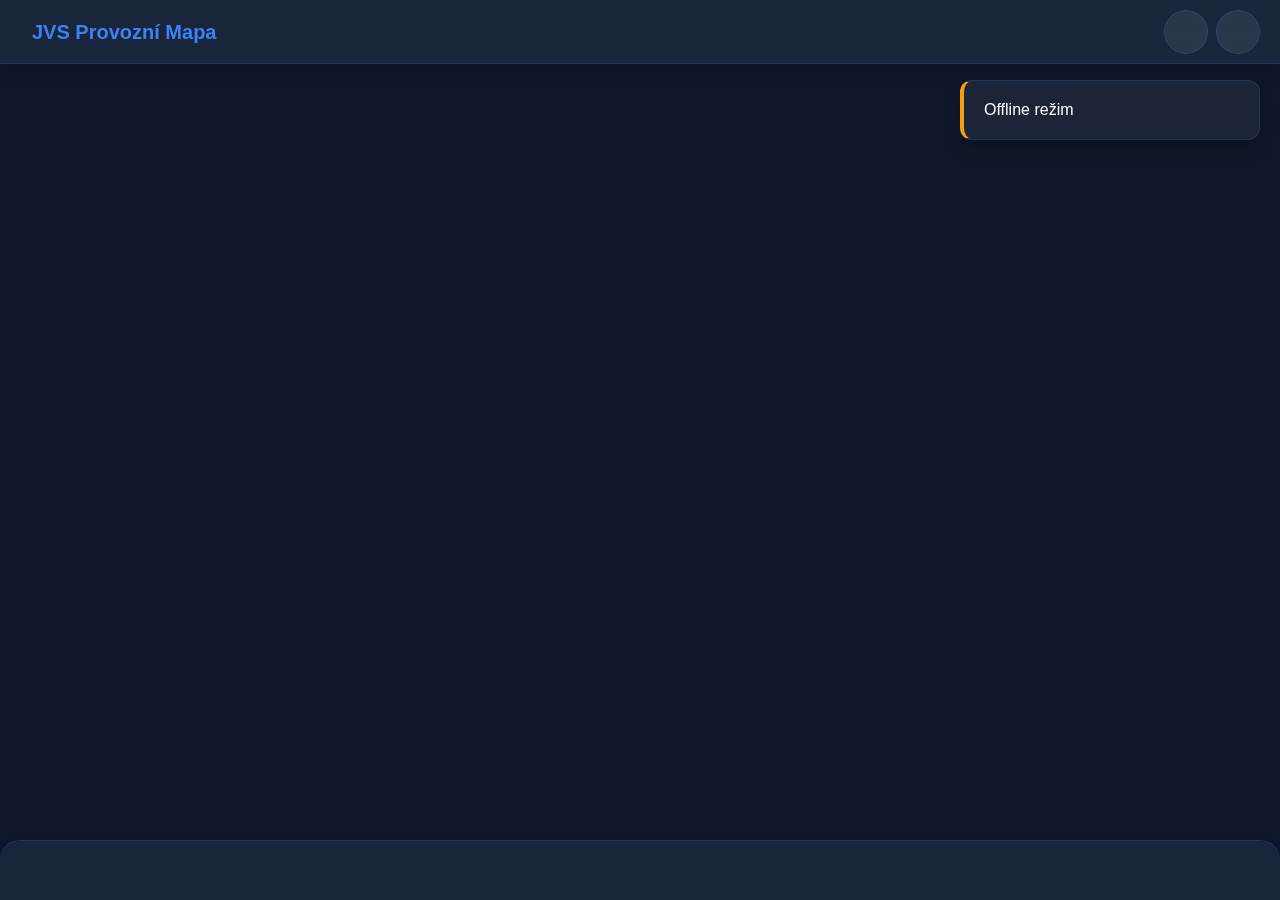
<file: index-v8.html>
<!DOCTYPE html>
<html lang="cs">
<head>
    <meta charset="UTF-8">
    <meta name="viewport" content="width=device-width, initial-scale=1.0, maximum-scale=1.0, user-scalable=no">
    <meta name="apple-mobile-web-app-capable" content="yes">
    <meta name="apple-mobile-web-app-status-bar-style" content="black-translucent">
    <meta name="theme-color" content="#0f172a">
    
    <title>JVS Provozní Mapa v8.0</title>
    
    <!-- Leaflet CSS -->
    <link rel="stylesheet" href="https://unpkg.com/leaflet@1.9.4/dist/leaflet.css" crossorigin="">
    <link rel="stylesheet" href="https://unpkg.com/leaflet.markercluster@1.5.3/dist/MarkerCluster.css" crossorigin="">
    <link rel="stylesheet" href="https://unpkg.com/leaflet.markercluster@1.5.3/dist/MarkerCluster.Default.css" crossorigin="">
    
    <!-- Font Awesome -->
    <link rel="stylesheet" href="https://cdnjs.cloudflare.com/ajax/libs/font-awesome/6.5.2/css/all.min.css" crossorigin="">
    
    <style>
        /* =============================================
           CSS VARIABLES - DESIGN SYSTEM
           ============================================= */
        :root {
            /* Colors */
            --color-primary: #3b82f6;
            --color-primary-dark: #2563eb;
            --color-primary-light: #60a5fa;
            --color-success: #10b981;
            --color-warning: #f59e0b;
            --color-danger: #ef4444;
            --color-info: #06b6d4;
            
            /* Backgrounds */
            --bg-primary: #0f172a;
            --bg-secondary: #1e293b;
            --bg-tertiary: #334155;
            --bg-glass: rgba(30, 41, 59, 0.8);
            --bg-glass-light: rgba(51, 65, 85, 0.6);
            
            /* Text */
            --text-primary: #f8fafc;
            --text-secondary: #cbd5e1;
            --text-muted: #94a3b8;
            
            /* Borders */
            --border-color: rgba(59, 130, 246, 0.2);
            --border-radius: 12px;
            --border-radius-lg: 20px;
            
            /* Shadows */
            --shadow-sm: 0 1px 2px rgba(0, 0, 0, 0.05);
            --shadow-md: 0 4px 6px rgba(0, 0, 0, 0.1);
            --shadow-lg: 0 10px 15px rgba(0, 0, 0, 0.2);
            --shadow-xl: 0 20px 25px rgba(0, 0, 0, 0.3);
            
            /* Transitions */
            --transition-fast: 150ms ease;
            --transition-base: 200ms ease;
            --transition-slow: 300ms ease;
            
            /* Z-index */
            --z-map: 1;
            --z-panel: 999;
            --z-header: 1000;
            --z-toast: 1001;
            --z-modal: 1002;
        }
        
        /* =============================================
           RESET & BASE
           ============================================= */
        * {
            margin: 0;
            padding: 0;
            box-sizing: border-box;
        }
        
        html, body {
            width: 100%;
            height: 100%;
            overflow: hidden;
            -webkit-font-smoothing: antialiased;
            -moz-osx-font-smoothing: grayscale;
        }
        
        body {
            font-family: -apple-system, BlinkMacSystemFont, 'Segoe UI', Roboto, 'Helvetica Neue', Arial, sans-serif;
            background: var(--bg-primary);
            color: var(--text-primary);
            line-height: 1.6;
        }
        
        /* =============================================
           HEADER - GLASS MORPHISM
           ============================================= */
        .header {
            position: fixed;
            top: 0;
            left: 0;
            right: 0;
            height: 64px;
            background: var(--bg-glass);
            backdrop-filter: blur(20px) saturate(180%);
            -webkit-backdrop-filter: blur(20px) saturate(180%);
            border-bottom: 1px solid var(--border-color);
            display: flex;
            align-items: center;
            justify-content: space-between;
            padding: 0 20px;
            z-index: var(--z-header);
            box-shadow: var(--shadow-lg);
        }
        
        .header-title {
            display: flex;
            align-items: center;
            gap: 12px;
            font-size: 20px;
            font-weight: 700;
            color: var(--color-primary);
        }
        
        .header-title i {
            font-size: 24px;
        }
        
        .header-actions {
            display: flex;
            gap: 8px;
        }
        
        /* =============================================
           BUTTONS - MODERN DESIGN
           ============================================= */
        .btn {
            display: inline-flex;
            align-items: center;
            justify-content: center;
            gap: 8px;
            padding: 10px 16px;
            border: none;
            border-radius: var(--border-radius);
            font-size: 14px;
            font-weight: 600;
            cursor: pointer;
            transition: all var(--transition-base);
            outline: none;
            -webkit-tap-highlight-color: transparent;
        }
        
        .btn-primary {
            background: var(--color-primary);
            color: white;
        }
        
        .btn-primary:hover, .btn-primary:active {
            background: var(--color-primary-dark);
            transform: translateY(-2px);
            box-shadow: var(--shadow-md);
        }
        
        .btn-glass {
            background: var(--bg-glass-light);
            backdrop-filter: blur(10px);
            -webkit-backdrop-filter: blur(10px);
            color: var(--text-primary);
            border: 1px solid var(--border-color);
        }
        
        .btn-glass:hover, .btn-glass:active {
            background: var(--bg-tertiary);
            border-color: var(--color-primary);
        }
        
        .btn-icon {
            width: 44px;
            height: 44px;
            padding: 0;
            border-radius: 50%;
        }
        
        /* =============================================
           MAP
           ============================================= */
        #map {
            position: fixed;
            top: 64px;
            left: 0;
            right: 0;
            bottom: 0;
            z-index: var(--z-map);
        }
        
        /* =============================================
           PANEL - GLASS MORPHISM
           ============================================= */
        .panel {
            position: fixed;
            bottom: 0;
            left: 0;
            right: 0;
            background: var(--bg-glass);
            backdrop-filter: blur(20px) saturate(180%);
            -webkit-backdrop-filter: blur(20px) saturate(180%);
            border-top: 1px solid var(--border-color);
            border-radius: var(--border-radius-lg) var(--border-radius-lg) 0 0;
            z-index: var(--z-panel);
            transform: translateY(calc(100% - 60px));
            transition: transform var(--transition-slow);
            box-shadow: var(--shadow-xl);
        }
        
        .panel.open {
            transform: translateY(0);
        }
        
        .panel-handle {
            height: 60px;
            display: flex;
            align-items: center;
            justify-content: center;
            cursor: pointer;
            -webkit-tap-highlight-color: transparent;
        }
        
        .panel-handle i {
            font-size: 24px;
            color: var(--color-primary);
            transition: transform var(--transition-base);
        }
        
        .panel.open .panel-handle i {
            transform: rotate(180deg);
        }
        
        .panel-content {
            padding: 20px;
            max-height: 70vh;
            overflow-y: auto;
            -webkit-overflow-scrolling: touch;
        }
        
        /* =============================================
           STATS GRID
           ============================================= */
        .stats-grid {
            display: grid;
            grid-template-columns: repeat(2, 1fr);
            gap: 12px;
            margin-bottom: 20px;
        }
        
        .stat-card {
            background: var(--bg-glass-light);
            backdrop-filter: blur(10px);
            -webkit-backdrop-filter: blur(10px);
            padding: 16px;
            border-radius: var(--border-radius);
            border: 1px solid var(--border-color);
            text-align: center;
            transition: all var(--transition-base);
        }
        
        .stat-card:hover {
            transform: translateY(-2px);
            box-shadow: var(--shadow-md);
            border-color: var(--color-primary);
        }
        
        .stat-value {
            font-size: 28px;
            font-weight: 700;
            color: var(--color-primary);
            margin-bottom: 4px;
        }
        
        .stat-label {
            font-size: 12px;
            color: var(--text-muted);
            text-transform: uppercase;
            letter-spacing: 0.5px;
        }
        
        /* =============================================
           FILTERS
           ============================================= */
        .filter-section {
            background: var(--bg-glass-light);
            backdrop-filter: blur(10px);
            -webkit-backdrop-filter: blur(10px);
            padding: 16px;
            border-radius: var(--border-radius);
            border: 1px solid var(--border-color);
            margin-bottom: 16px;
        }
        
        .filter-title {
            display: flex;
            align-items: center;
            gap: 8px;
            font-size: 16px;
            font-weight: 600;
            color: var(--color-primary);
            margin-bottom: 12px;
        }
        
        .form-input {
            width: 100%;
            padding: 12px 16px;
            background: var(--bg-secondary);
            border: 1px solid var(--border-color);
            border-radius: var(--border-radius);
            color: var(--text-primary);
            font-size: 14px;
            margin-bottom: 12px;
            transition: all var(--transition-base);
            -webkit-appearance: none;
            appearance: none;
        }
        
        .form-input:focus {
            outline: none;
            border-color: var(--color-primary);
            box-shadow: 0 0 0 3px rgba(59, 130, 246, 0.1);
        }
        
        .checkbox-wrapper {
            display: flex;
            align-items: center;
            justify-content: space-between;
            padding: 12px 16px;
            background: var(--bg-secondary);
            border-radius: var(--border-radius);
            cursor: pointer;
            -webkit-tap-highlight-color: transparent;
        }
        
        .checkbox-wrapper input[type="checkbox"] {
            width: 20px;
            height: 20px;
            cursor: pointer;
        }
        
        /* =============================================
           POPUP - MODERN DESIGN
           ============================================= */
        .leaflet-popup-content-wrapper {
            background: var(--bg-secondary);
            color: var(--text-primary);
            border-radius: var(--border-radius);
            padding: 0;
            box-shadow: var(--shadow-xl);
            border: 1px solid var(--border-color);
        }
        
        .leaflet-popup-content {
            margin: 0;
            min-width: 300px;
        }
        
        .popup-container {
            padding: 20px;
        }
        
        .popup-header {
            font-size: 18px;
            font-weight: 700;
            color: var(--color-primary);
            margin-bottom: 12px;
            display: flex;
            align-items: center;
            gap: 8px;
        }
        
        .popup-info {
            font-size: 14px;
            line-height: 1.8;
            margin-bottom: 16px;
        }
        
        .popup-info-row {
            display: flex;
            justify-content: space-between;
            padding: 4px 0;
        }
        
        .popup-info-label {
            color: var(--text-muted);
        }
        
        .popup-info-value {
            color: var(--text-primary);
            font-weight: 600;
        }
        
        .popup-actions {
            display: flex;
            gap: 8px;
        }
        
        .popup-btn {
            flex: 1;
            padding: 12px;
            border: none;
            border-radius: var(--border-radius);
            font-weight: 600;
            cursor: pointer;
            transition: all var(--transition-base);
            font-size: 14px;
        }
        
        .popup-btn-success {
            background: var(--color-success);
            color: white;
        }
        
        .popup-btn-warning {
            background: var(--color-warning);
            color: white;
        }
        
        .popup-btn-primary {
            background: var(--color-primary);
            color: white;
        }
        
        .popup-btn:hover, .popup-btn:active {
            opacity: 0.9;
            transform: translateY(-2px);
            box-shadow: var(--shadow-md);
        }
        
        /* =============================================
           TOAST NOTIFICATIONS
           ============================================= */
        .toast-container {
            position: fixed;
            top: 80px;
            right: 20px;
            z-index: var(--z-toast);
            display: flex;
            flex-direction: column;
            gap: 12px;
        }
        
        .toast {
            background: var(--bg-glass);
            backdrop-filter: blur(20px);
            -webkit-backdrop-filter: blur(20px);
            color: var(--text-primary);
            padding: 16px 20px;
            border-radius: var(--border-radius);
            box-shadow: var(--shadow-lg);
            border: 1px solid var(--border-color);
            min-width: 300px;
            animation: slideIn 0.3s ease;
        }
        
        @keyframes slideIn {
            from {
                transform: translateX(400px);
                opacity: 0;
            }
            to {
                transform: translateX(0);
                opacity: 1;
            }
        }
        
        .toast-success {
            border-left: 4px solid var(--color-success);
        }
        
        .toast-warning {
            border-left: 4px solid var(--color-warning);
        }
        
        .toast-danger {
            border-left: 4px solid var(--color-danger);
        }
        
        .toast-info {
            border-left: 4px solid var(--color-info);
        }
        
        /* =============================================
           LOADING SPINNER
           ============================================= */
        .spinner {
            border: 3px solid rgba(255, 255, 255, 0.1);
            border-left-color: var(--color-primary);
            border-radius: 50%;
            width: 40px;
            height: 40px;
            animation: spin 1s linear infinite;
            margin: 20px auto;
        }
        
        @keyframes spin {
            to { transform: rotate(360deg); }
        }
        
        /* =============================================
           RESPONSIVE
           ============================================= */
        @media (max-width: 768px) {
            .header-title span {
                display: none;
            }
            
            .stats-grid {
                grid-template-columns: repeat(2, 1fr);
            }
            
            .toast {
                min-width: 250px;
            }
            
            .popup-container {
                padding: 16px;
            }
        }
        
        /* =============================================
           ACCESSIBILITY
           ============================================= */
        .sr-only {
            position: absolute;
            width: 1px;
            height: 1px;
            padding: 0;
            margin: -1px;
            overflow: hidden;
            clip: rect(0, 0, 0, 0);
            white-space: nowrap;
            border-width: 0;
        }
        
        *:focus-visible {
            outline: 2px solid var(--color-primary);
            outline-offset: 2px;
        }
        
        /* =============================================
           SAFARI FIXES
           ============================================= */
        @supports (-webkit-touch-callout: none) {
            .panel {
                /* Safari specific fixes */
                -webkit-transform: translateY(calc(100% - 60px));
            }
            
            .panel.open {
                -webkit-transform: translateY(0);
            }
        }
    </style>
</head>
<body>

<!-- Header -->
<header class="header" role="banner">
    <div class="header-title">
        <i class="fas fa-water" aria-hidden="true"></i>
        <span>JVS Provozní Mapa</span>
    </div>
    <div class="header-actions">
        <button class="btn btn-glass btn-icon" id="locateBtn" aria-label="Najít moji polohu" title="Najít moji polohu">
            <i class="fas fa-location-crosshairs" aria-hidden="true"></i>
        </button>
        <button class="btn btn-glass btn-icon" id="togglePanelBtn" aria-label="Zobrazit panel" title="Zobrazit panel">
            <i class="fas fa-sliders-h" aria-hidden="true"></i>
        </button>
    </div>
</header>

<!-- Map -->
<div id="map" role="application" aria-label="Interaktivní mapa vodárenských areálů"></div>

<!-- Toast Container -->
<div class="toast-container" id="toastContainer" role="status" aria-live="polite" aria-atomic="true"></div>

<!-- Panel -->
<aside class="panel" id="panel" role="complementary" aria-label="Ovládací panel">
    <div class="panel-handle" id="panelHandle" role="button" tabindex="0" aria-label="Otevřít/zavřít panel">
        <i class="fas fa-chevron-up" aria-hidden="true"></i>
    </div>
    
    <div class="panel-content">
        <!-- Stats -->
        <section class="stats-grid" aria-label="Statistiky">
            <div class="stat-card">
                <div class="stat-value" id="totalCount" aria-label="Celkový počet areálů">0</div>
                <div class="stat-label">Celkem areálů</div>
            </div>
            <div class="stat-card">
                <div class="stat-value" id="remainingCount" style="color: var(--color-warning);" aria-label="Počet areálů k údržbě">0</div>
                <div class="stat-label">K údržbě</div>
            </div>
            <div class="stat-card">
                <div class="stat-value" id="totalArea" aria-label="Celková plocha">0</div>
                <div class="stat-label">Plocha (m²)</div>
            </div>
            <div class="stat-card">
                <div class="stat-value" id="totalFence" aria-label="Celkové oplocení">0</div>
                <div class="stat-label">Oplocení (bm)</div>
            </div>
        </section>
        
        <!-- Filters -->
        <section class="filter-section" aria-label="Filtry">
            <h3 class="filter-title">
                <i class="fas fa-filter" aria-hidden="true"></i>
                Filtry
            </h3>
            <input 
                type="text" 
                class="form-input" 
                id="searchInput" 
                placeholder="Hledat název areálu..."
                aria-label="Vyhledat areál podle názvu"
            >
            <select 
                class="form-input" 
                id="districtFilter"
                aria-label="Filtrovat podle okresu"
            >
                <option value="">Všechny okresy</option>
            </select>
            <label class="checkbox-wrapper">
                <span>Zobrazit jen k údržbě</span>
                <input 
                    type="checkbox" 
                    id="maintainedToggle"
                    aria-label="Zobrazit pouze areály k údržbě"
                >
            </label>
        </section>
        
        <!-- Weather -->
        <section class="filter-section" aria-label="Počasí">
            <h3 class="filter-title">
                <i class="fas fa-cloud-sun" aria-hidden="true"></i>
                Počasí
            </h3>
            <div id="weatherContent">
                <div class="spinner" role="status" aria-label="Načítání počasí"></div>
            </div>
        </section>
    </div>
</aside>

<!-- Leaflet JS -->
<script src="https://unpkg.com/leaflet@1.9.4/dist/leaflet.js" crossorigin=""></script>
<script src="https://unpkg.com/leaflet.markercluster@1.5.3/dist/leaflet.markercluster.js" crossorigin=""></script>

<!-- Firebase SDK - Safari compatible version -->
<script src="https://www.gstatic.com/firebasejs/9.23.0/firebase-app-compat.js"></script>
<script src="https://www.gstatic.com/firebasejs/9.23.0/firebase-firestore-compat.js"></script>
<script src="https://www.gstatic.com/firebasejs/9.23.0/firebase-auth-compat.js"></script>
<script src="https://www.gstatic.com/firebasejs/9.23.0/firebase-analytics-compat.js"></script>

<!-- Main App - No ES6 modules for Safari compatibility -->
<script src="scripts/app-v8.js"></script>

</body>
</html>
</file>
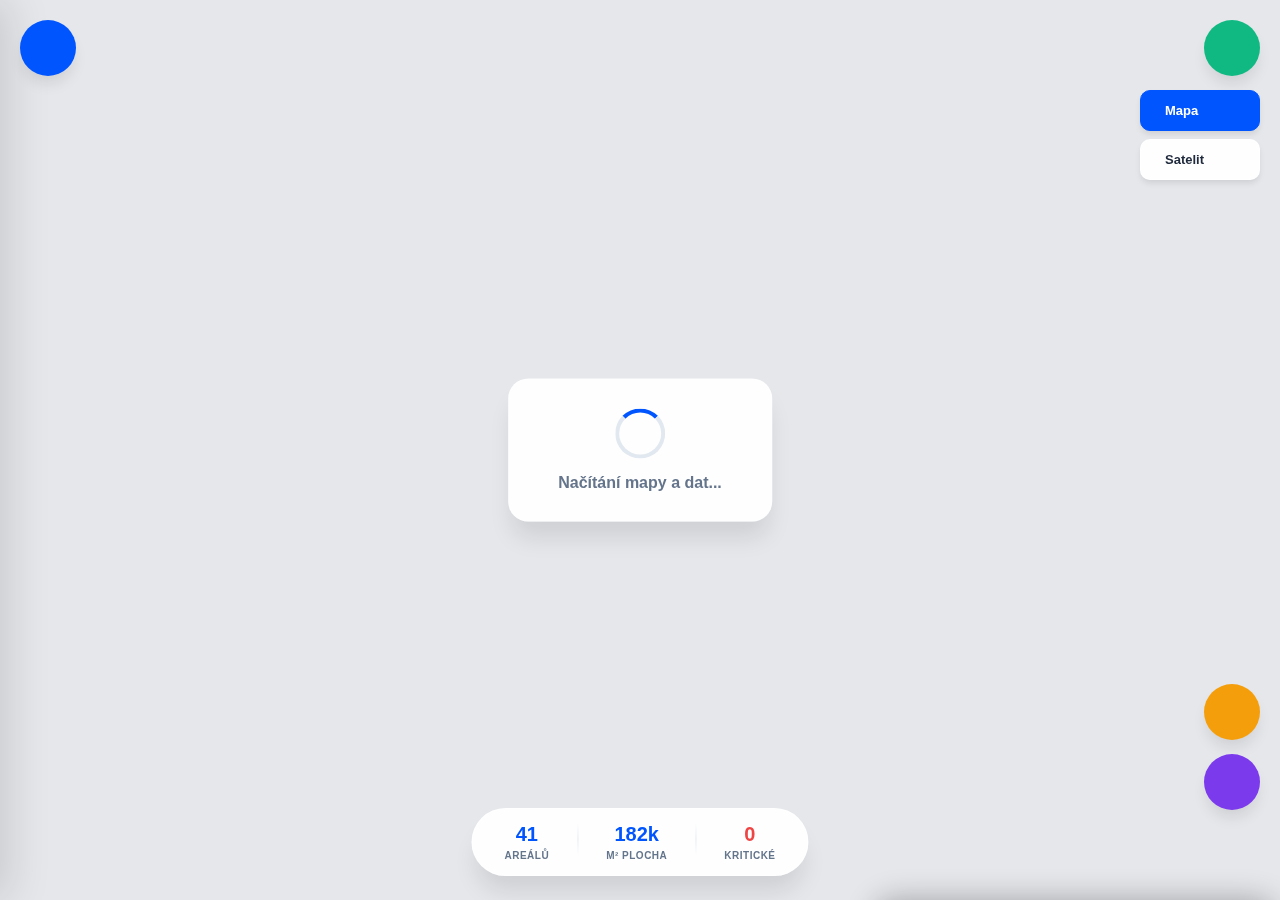
<file: jvs-complete-pro.html>
<!DOCTYPE html>
<html lang="cs">
<head>
<meta charset="UTF-8">
<meta name="viewport" content="width=device-width,initial-scale=1.0,maximum-scale=1.0,user-scalable=no,viewport-fit=cover">
<meta name="theme-color" content="#0055ff">
<meta name="apple-mobile-web-app-capable" content="yes">
<meta name="apple-mobile-web-app-status-bar-style" content="black-translucent">
<meta name="description" content="JVS Management System - Profesionální správa 41 vodárenských areálů s AI asistentem, GPS navigací a real-time analytics">
<title>JVS Management PRO | Vodárenský Systém</title>
<link rel="stylesheet" href="https://cdnjs.cloudflare.com/ajax/libs/leaflet/1.9.4/leaflet.min.css">
<link rel="stylesheet" href="https://cdnjs.cloudflare.com/ajax/libs/leaflet.markercluster/1.5.3/MarkerCluster.css">
<link rel="stylesheet" href="https://cdnjs.cloudflare.com/ajax/libs/leaflet.markercluster/1.5.3/MarkerCluster.Default.css">
<link href="https://fonts.googleapis.com/css2?family=Inter:wght@300;400;500;600;700;800;900&display=swap" rel="stylesheet">
<link href="https://cdnjs.cloudflare.com/ajax/libs/font-awesome/6.5.1/css/all.min.css" rel="stylesheet">
<style>
:root{--primary:#0055ff;--primary-dark:#0044cc;--primary-light:#4c8cff;--accent:#7c3aed;--success:#10b981;--danger:#ef4444;--warning:#f59e0b;--secondary:#64748b;--purple:#a855f7;--bg-glass:rgba(255,255,255,0.95);--bg-deep:#0a0f1e;--text-dark:#1e293b;--text-muted:#64748b;--text-light:#f8fafc;--shadow-sm:0 1px 2px 0 rgb(0 0 0/0.05);--shadow-md:0 4px 6px -1px rgb(0 0 0/0.1);--shadow-lg:0 10px 15px -3px rgb(0 0 0/0.1);--shadow-xl:0 20px 25px -5px rgb(0 0 0/0.1);--radius:14px;--radius-sm:8px;--radius-lg:20px;--transition:all 0.3s cubic-bezier(0.4,0,0.2,1);--glass-blur:blur(16px);}
*{margin:0;padding:0;box-sizing:border-box;-webkit-tap-highlight-color:transparent;}
body{font-family:'Inter',sans-serif;overflow:hidden;height:100vh;height:100dvh;width:100vw;color:var(--text-dark);background:#f1f5f9;position:relative;}
button{font-family:inherit;cursor:pointer;}input,select,textarea{font-family:inherit;}
#mapWrapper{position:fixed;top:0;left:0;right:0;bottom:0;z-index:0;transition:filter 0.3s;}
#map{height:100%;width:100%;background:#e5e7eb;}
.map-loading{position:absolute;top:50%;left:50%;transform:translate(-50%,-50%);background:var(--bg-glass);backdrop-filter:var(--glass-blur);padding:30px 50px;border-radius:var(--radius-lg);box-shadow:var(--shadow-xl);z-index:9999;text-align:center;}
.spinner{width:50px;height:50px;border:4px solid #e2e8f0;border-top-color:var(--primary);border-radius:50%;animation:spin 0.8s linear infinite;margin:0 auto 15px;}
@keyframes spin{to{transform:rotate(360deg);}}
.fab-btn{pointer-events:auto;position:fixed;width:56px;height:56px;border-radius:50%;display:flex;align-items:center;justify-content:center;border:none;font-size:22px;box-shadow:var(--shadow-lg);transition:var(--transition);z-index:1100;backdrop-filter:var(--glass-blur);}
.fab-btn:hover{transform:scale(1.1);}.fab-btn:active{transform:scale(0.95);}
.menu-fab{top:20px;left:20px;background:var(--primary);color:white;}
.add-fab{top:20px;right:20px;background:var(--success);color:white;}
.add-fab.active{background:var(--danger);transform:rotate(45deg);}
.ai-fab{bottom:90px;right:20px;background:var(--accent);color:white;animation:pulse-ai 2s infinite;}
.gps-fab{bottom:160px;right:20px;background:var(--warning);color:white;}
.gps-fab.active{background:var(--success);animation:pulse-gps 1.5s infinite;}
@keyframes pulse-ai{0%,100%{box-shadow:0 0 0 0 rgba(124,58,237,0.7);}50%{box-shadow:0 0 0 15px rgba(124,58,237,0);}}
@keyframes pulse-gps{0%,100%{box-shadow:0 0 0 0 rgba(16,185,129,0.7);}50%{box-shadow:0 0 0 12px rgba(16,185,129,0);}}
.quick-stats{pointer-events:auto;position:fixed;bottom:24px;left:50%;transform:translateX(-50%);background:var(--bg-glass);backdrop-filter:var(--glass-blur);padding:14px 32px;border-radius:50px;box-shadow:var(--shadow-xl);display:flex;gap:28px;z-index:900;border:1px solid rgba(255,255,255,0.6);}
.qs-item{display:flex;flex-direction:column;align-items:center;gap:4px;}
.qs-val{font-size:20px;font-weight:800;color:var(--primary);}
.qs-lbl{font-size:10px;color:var(--text-muted);font-weight:600;text-transform:uppercase;letter-spacing:0.5px;}
.qs-divider{width:1px;height:32px;background:linear-gradient(to bottom,transparent,#e2e8f0,transparent);}
.sidebar{pointer-events:auto;position:fixed;top:0;left:0;bottom:0;width:420px;max-width:90vw;background:var(--bg-glass);backdrop-filter:var(--glass-blur);-webkit-backdrop-filter:var(--glass-blur);box-shadow:10px 0 40px rgba(0,0,0,0.12);transform:translateX(-100%);transition:transform 0.4s cubic-bezier(0.4,0,0.2,1);z-index:1050;display:flex;flex-direction:column;border-right:1px solid rgba(255,255,255,0.4);}
.sidebar.active{transform:translateX(0);}
.sidebar-header{padding:28px 24px;background:linear-gradient(135deg,var(--primary) 0%,var(--primary-dark) 100%);color:white;position:relative;overflow:hidden;}
.sidebar-header::before{content:'';position:absolute;top:-50%;right:-50%;width:200%;height:200%;background:radial-gradient(circle,rgba(255,255,255,0.1) 0%,transparent 70%);animation:rotate 20s linear infinite;}
@keyframes rotate{to{transform:rotate(360deg);}}
.brand-row{display:flex;justify-content:space-between;align-items:center;position:relative;z-index:1;}
.app-brand{display:flex;align-items:center;gap:14px;}
.brand-icon{width:48px;height:48px;background:rgba(255,255,255,0.2);border-radius:12px;display:flex;align-items:center;justify-content:center;font-size:24px;font-weight:900;backdrop-filter:blur(10px);border:2px solid rgba(255,255,255,0.3);}
.brand-text h1{font-size:22px;font-weight:800;margin-bottom:2px;text-shadow:0 2px 4px rgba(0,0,0,0.1);}
.brand-text p{font-size:11px;opacity:0.85;font-weight:500;}
.close-sidebar{background:rgba(255,255,255,0.15);border:none;color:white;width:36px;height:36px;border-radius:10px;display:flex;align-items:center;justify-content:center;transition:var(--transition);backdrop-filter:blur(10px);}
.close-sidebar:hover{background:rgba(255,255,255,0.25);transform:translateX(-3px);}
.header-stats{display:grid;grid-template-columns:repeat(3,1fr);gap:12px;margin-top:20px;position:relative;z-index:1;}
.hstat{background:rgba(255,255,255,0.15);backdrop-filter:blur(10px);padding:12px;border-radius:10px;text-align:center;border:1px solid rgba(255,255,255,0.2);}
.hstat-val{display:block;font-size:24px;font-weight:800;margin-bottom:4px;}
.hstat-lbl{font-size:10px;opacity:0.9;text-transform:uppercase;letter-spacing:0.5px;}
.sidebar-content{overflow-y:auto;flex:1;padding:20px;scrollbar-width:thin;scrollbar-color:#cbd5e1 transparent;}
.sidebar-content::-webkit-scrollbar{width:6px;}
.sidebar-content::-webkit-scrollbar-track{background:transparent;}
.sidebar-content::-webkit-scrollbar-thumb{background:#cbd5e1;border-radius:10px;}
.sidebar-content::-webkit-scrollbar-thumb:hover{background:#94a3b8;}
.panel-section{background:white;border-radius:var(--radius);margin-bottom:16px;border:1px solid #e2e8f0;overflow:hidden;transition:var(--transition);}
.panel-section:hover{box-shadow:var(--shadow-md);}
.panel-head{padding:18px 20px;font-weight:700;font-size:14px;display:flex;justify-content:space-between;align-items:center;cursor:pointer;color:#475569;background:#fafbfc;border-bottom:1px solid transparent;transition:var(--transition);}
.panel-head:hover{background:#f1f5f9;}
.panel-head i.icon{margin-right:10px;color:var(--primary);font-size:16px;}
.panel-head .chevron{transition:transform 0.3s;color:var(--text-muted);font-size:14px;}
.panel-section.open .panel-head{background:white;border-bottom-color:#e2e8f0;}
.panel-section.open .chevron{transform:rotate(180deg);}
.panel-body{max-height:0;overflow:hidden;opacity:0;transition:all 0.4s cubic-bezier(0.4,0,0.2,1);}
.panel-section.open .panel-body{max-height:3000px;padding:20px;opacity:1;}
.form-group{margin-bottom:16px;}
.form-label{display:block;font-size:11px;font-weight:700;color:#64748b;margin-bottom:8px;text-transform:uppercase;letter-spacing:0.5px;}
.form-input,.form-select,.form-textarea{width:100%;padding:12px 14px;border:1px solid #e2e8f0;border-radius:10px;font-size:14px;background:#f8fafc;transition:var(--transition);color:var(--text-dark);}
.form-input:focus,.form-select:focus,.form-textarea:focus{outline:none;border-color:var(--primary);background:white;box-shadow:0 0 0 4px rgba(0,85,255,0.08);}
.form-textarea{resize:vertical;min-height:80px;}
.search-wrapper{position:relative;}
.search-icon{position:absolute;left:14px;top:50%;transform:translateY(-50%);color:var(--text-muted);font-size:14px;pointer-events:none;}
.search-input{padding-left:42px;}
.clear-search{position:absolute;right:10px;top:50%;transform:translateY(-50%);background:none;border:none;color:var(--text-muted);font-size:16px;padding:6px;border-radius:6px;transition:var(--transition);}
.clear-search:hover{background:#f1f5f9;color:var(--danger);}
.checkbox-group{display:flex;flex-direction:column;gap:10px;}
.checkbox-item{display:flex;align-items:center;gap:10px;}
.checkbox-item input[type="checkbox"]{width:20px;height:20px;cursor:pointer;accent-color:var(--primary);}
.checkbox-label{font-size:13px;color:var(--text-dark);cursor:pointer;display:flex;align-items:center;gap:8px;flex:1;}
.risk-indicator{width:12px;height:12px;border-radius:50%;display:inline-block;}
.risk-indicator.high{background:var(--danger);box-shadow:0 0 8px rgba(239,68,68,0.4);}
.risk-indicator.medium{background:var(--warning);box-shadow:0 0 8px rgba(245,158,11,0.4);}
.risk-indicator.low{background:var(--secondary);box-shadow:0 0 8px rgba(100,116,139,0.4);}
.range-wrapper{margin-top:8px;}
.form-range{width:100%;height:6px;border-radius:10px;background:linear-gradient(to right,var(--success) 0%,var(--warning) 50%,var(--danger) 100%);outline:none;-webkit-appearance:none;appearance:none;}
.form-range::-webkit-slider-thumb{-webkit-appearance:none;width:20px;height:20px;border-radius:50%;background:white;cursor:pointer;box-shadow:0 2px 8px rgba(0,0,0,0.2);border:3px solid var(--primary);}
.form-range::-moz-range-thumb{width:20px;height:20px;border-radius:50%;background:white;cursor:pointer;box-shadow:0 2px 8px rgba(0,0,0,0.2);border:3px solid var(--primary);}
.range-labels{display:flex;justify-content:space-between;margin-top:8px;font-size:11px;color:var(--text-muted);}
.risk-value{color:var(--primary);font-weight:700;}
.btn{display:inline-flex;align-items:center;justify-content:center;gap:8px;padding:12px 20px;border-radius:10px;border:none;font-weight:600;font-size:14px;transition:var(--transition);width:100%;position:relative;overflow:hidden;}
.btn::before{content:'';position:absolute;top:50%;left:50%;width:0;height:0;border-radius:50%;background:rgba(255,255,255,0.3);transform:translate(-50%,-50%);transition:width 0.6s,height 0.6s;}
.btn:active::before{width:300px;height:300px;}
.btn-primary{background:var(--primary);color:white;}
.btn-primary:hover{background:var(--primary-dark);box-shadow:0 6px 20px rgba(0,85,255,0.3);}
.btn-success{background:var(--success);color:white;}
.btn-success:hover{background:#059669;box-shadow:0 6px 20px rgba(16,185,129,0.3);}
.btn-warning{background:var(--warning);color:white;}
.btn-warning:hover{background:#d97706;}
.btn-danger{background:#fee2e2;color:var(--danger);}
.btn-danger:hover{background:var(--danger);color:white;}
.btn-secondary{background:#f1f5f9;color:var(--text-dark);}
.btn-secondary:hover{background:#e2e8f0;}
.btn:disabled{opacity:0.5;cursor:not-allowed;transform:none!important;}
.filter-actions,.export-actions{display:flex;gap:10px;margin-top:16px;}
.export-btn{flex:1;padding:10px 16px;background:white;border:1px solid #e2e8f0;border-radius:10px;font-size:13px;font-weight:600;color:var(--text-dark);transition:var(--transition);display:flex;align-items:center;justify-content:center;gap:8px;}
.export-btn:hover{background:var(--primary);color:white;border-color:var(--primary);transform:translateY(-2px);box-shadow:var(--shadow-md);}
.stats-grid{display:grid;grid-template-columns:repeat(2,1fr);gap:12px;}
.stat-card{background:#f8fafc;padding:16px;border-radius:12px;border:1px solid #f1f5f9;transition:var(--transition);text-align:center;}
.stat-card:hover{transform:translateY(-3px);background:white;box-shadow:var(--shadow-md);}
.stat-card-val{font-size:28px;font-weight:800;color:var(--primary);display:block;margin-bottom:4px;}
.stat-card-lbl{font-size:11px;color:var(--text-muted);font-weight:600;text-transform:uppercase;}
.stat-card.success .stat-card-val{color:var(--success);}
.stat-card.danger .stat-card-val{color:var(--danger);}
.stat-card.warning .stat-card-val{color:var(--warning);}
.areals-list{display:flex;flex-direction:column;gap:10px;max-height:400px;overflow-y:auto;padding-right:4px;}
.areal-item{background:white;padding:14px 16px;border-radius:10px;border:1px solid #e2e8f0;cursor:pointer;transition:var(--transition);display:flex;justify-content:space-between;align-items:center;}
.areal-item:hover{transform:translateX(4px);box-shadow:var(--shadow-md);border-color:var(--primary);}
.areal-info{flex:1;}
.areal-name{font-weight:700;font-size:14px;color:var(--text-dark);margin-bottom:4px;}
.areal-meta{font-size:11px;color:var(--text-muted);display:flex;gap:12px;flex-wrap:wrap;}
.areal-badge{display:inline-flex;align-items:center;gap:4px;padding:4px 10px;border-radius:20px;font-size:10px;font-weight:700;text-transform:uppercase;}
.badge-cat1{background:#fee2e2;color:var(--danger);}
.badge-cat2{background:#fef3c7;color:#d97706;}
.badge-none{background:#f1f5f9;color:var(--secondary);}
.areal-actions{display:flex;gap:6px;}
.areal-action-btn{width:32px;height:32px;border-radius:8px;border:none;background:#f8fafc;color:var(--text-muted);display:flex;align-items:center;justify-content:center;transition:var(--transition);font-size:14px;}
.areal-action-btn:hover{background:var(--primary);color:white;transform:scale(1.1);}
.empty-state{text-align:center;padding:40px 20px;color:var(--text-muted);}
.empty-state i{font-size:48px;margin-bottom:16px;opacity:0.3;}
.route-info{background:#eff6ff;padding:14px;border-radius:10px;border-left:4px solid var(--primary);margin-bottom:16px;font-size:13px;color:#1e40af;line-height:1.6;}
.route-points{display:flex;flex-direction:column;gap:8px;max-height:200px;overflow-y:auto;}
.route-point{background:white;padding:10px 14px;border-radius:8px;border:1px solid #e2e8f0;display:flex;align-items:center;gap:10px;transition:var(--transition);}
.route-point:hover{box-shadow:var(--shadow-sm);}
.route-num{width:24px;height:24px;background:var(--primary);color:white;border-radius:50%;display:flex;align-items:center;justify-content:center;font-size:12px;font-weight:700;}
.route-point-name{flex:1;font-size:13px;font-weight:600;color:var(--text-dark);}
.route-remove{background:none;border:none;color:var(--text-muted);padding:4px 8px;border-radius:6px;transition:var(--transition);}
.route-remove:hover{background:#fee2e2;color:var(--danger);}
.route-result{background:#f0fdf4;padding:16px;border-radius:10px;border-left:4px solid var(--success);}
.route-summary{display:grid;grid-template-columns:1fr 1fr;gap:12px;}
.summary-item{text-align:center;}
.summary-label{display:block;font-size:11px;color:#166534;margin-bottom:4px;font-weight:600;}
.summary-value{display:block;font-size:20px;font-weight:800;color:#15803d;}
.custom-marker-wrapper{background:transparent;border:none;}
.custom-marker-pin{width:36px;height:36px;border-radius:50% 50% 50% 0;transform:rotate(-45deg);position:relative;border:3px solid white;box-shadow:0 4px 12px rgba(0,0,0,0.25);transition:var(--transition);display:flex;align-items:center;justify-content:center;}
.custom-marker-pin:hover{transform:rotate(-45deg) scale(1.15);box-shadow:0 6px 20px rgba(0,0,0,0.35);}
.marker-inner{transform:rotate(45deg);color:white;font-size:16px;}
.marker-badge{position:absolute;top:-6px;right:-6px;background:white;color:#333;font-size:9px;font-weight:800;padding:2px 6px;border-radius:10px;box-shadow:0 2px 6px rgba(0,0,0,0.15);transform:rotate(45deg);border:1px solid #e2e8f0;}
.marker-pulse{animation:marker-pulse 2s infinite;}
@keyframes marker-pulse{0%,100%{box-shadow:0 4px 12px rgba(0,0,0,0.25);}50%{box-shadow:0 4px 12px rgba(239,68,68,0.6),0 0 0 10px rgba(239,68,68,0);}}
.marker-cluster{background-clip:padding-box;border-radius:50%;}
.marker-cluster div{width:38px;height:38px;margin:2px;text-align:center;border-radius:50%;font-weight:800;display:flex;align-items:center;justify-content:center;color:white;font-size:14px;}
.marker-cluster-small{background-color:rgba(16,185,129,0.5);}
.marker-cluster-small div{background-color:rgba(16,185,129,0.85);}
.marker-cluster-medium{background-color:rgba(245,158,11,0.5);}
.marker-cluster-medium div{background-color:rgba(245,158,11,0.85);}
.marker-cluster-large{background-color:rgba(239,68,68,0.5);}
.marker-cluster-large div{background-color:rgba(239,68,68,0.85);}
.leaflet-popup-content-wrapper{border-radius:14px;padding:0;box-shadow:0 12px 40px rgba(0,0,0,0.15);border:1px solid #e2e8f0;}
.leaflet-popup-content{margin:0;width:300px!important;}
.leaflet-popup-tip{background:white;}
.popup-header{background:linear-gradient(135deg,var(--primary) 0%,var(--primary-dark) 100%);color:white;padding:18px 20px;border-radius:14px 14px 0 0;}
.popup-title{font-size:16px;font-weight:700;margin-bottom:6px;line-height:1.3;}
.popup-status{font-size:10px;padding:4px 10px;border-radius:12px;font-weight:700;text-transform:uppercase;letter-spacing:0.5px;display:inline-block;margin-top:4px;}
.status-done{background:rgba(16,185,129,0.25);color:#10b981;}
.status-pending{background:rgba(245,158,11,0.25);color:#f59e0b;}
.popup-body{padding:16px 20px;}
.popup-row{display:flex;justify-content:space-between;padding:10px 0;border-bottom:1px solid #f3f4f6;}
.popup-row:last-child{border-bottom:none;}
.popup-label{font-size:12px;color:var(--text-muted);font-weight:600;}
.popup-value{font-size:13px;color:var(--text-dark);font-weight:700;}
.popup-weather{background:#f0fdf4;padding:12px;border-radius:8px;margin-top:12px;display:flex;justify-content:space-around;border:1px solid #d1fae5;}
.weather-item{text-align:center;}
.weather-icon{font-size:20px;margin-bottom:4px;color:#15803d;}
.weather-val{font-size:14px;font-weight:700;color:#15803d;display:block;}
.weather-lbl{font-size:9px;color:#166534;text-transform:uppercase;}
.popup-actions{display:flex;gap:8px;padding:14px 20px;background:#fafbfc;border-radius:0 0 14px 14px;border-top:1px solid #f3f4f6;}
.popup-btn{flex:1;padding:10px 14px;background:white;border:1px solid #e2e8f0;border-radius:8px;font-size:12px;font-weight:700;color:var(--text-dark);transition:var(--transition);display:flex;align-items:center;justify-content:center;gap:6px;}
.popup-btn:hover{background:var(--primary);color:white;border-color:var(--primary);transform:translateY(-2px);box-shadow:0 4px 12px rgba(0,85,255,0.25);}
.modal-overlay{display:none;position:fixed;top:0;left:0;right:0;bottom:0;background:rgba(0,0,0,0.6);backdrop-filter:blur(4px);z-index:2000;align-items:center;justify-content:center;padding:20px;animation:fadeIn 0.3s;}
.modal-overlay.active{display:flex;}
@keyframes fadeIn{from{opacity:0;}to{opacity:1;}}
.modal-card{background:white;border-radius:var(--radius-lg);max-width:500px;width:100%;max-height:90vh;overflow:hidden;box-shadow:var(--shadow-xl);animation:slideUp 0.4s cubic-bezier(0.4,0,0.2,1);}
@keyframes slideUp{from{transform:translateY(50px);opacity:0;}to{transform:translateY(0);opacity:1;}}
.modal-header{background:linear-gradient(135deg,var(--primary) 0%,var(--primary-dark) 100%);color:white;padding:24px;display:flex;justify-content:space-between;align-items:center;}
.modal-title{font-size:20px;font-weight:800;}
.modal-close{background:rgba(255,255,255,0.2);border:none;color:white;width:36px;height:36px;border-radius:10px;font-size:24px;display:flex;align-items:center;justify-content:center;transition:var(--transition);backdrop-filter:blur(10px);}
.modal-close:hover{background:rgba(255,255,255,0.3);transform:rotate(90deg);}
.modal-body{padding:24px;overflow-y:auto;max-height:calc(90vh - 160px);}
.modal-footer{padding:20px 24px;background:#fafbfc;border-top:1px solid #e2e8f0;display:flex;gap:12px;}
.ai-overlay{position:fixed;bottom:0;right:0;width:400px;max-width:90vw;height:600px;max-height:80vh;background:linear-gradient(135deg,#1a0b2e 0%,#2d1b4e 100%);border-radius:var(--radius-lg) var(--radius-lg) 0 0;box-shadow:-5px 0 30px rgba(0,0,0,0.3);z-index:1900;transform:translateY(100%);transition:transform 0.4s cubic-bezier(0.4,0,0.2,1);display:flex;flex-direction:column;border:1px solid rgba(168,85,247,0.3);}
.ai-overlay.active{transform:translateY(0);}
.ai-header{padding:20px;background:rgba(124,58,237,0.2);border-bottom:1px solid rgba(168,85,247,0.3);display:flex;justify-content:space-between;align-items:center;backdrop-filter:blur(10px);}
.ai-title{color:var(--purple);font-weight:800;font-size:16px;display:flex;align-items:center;gap:10px;}
.ai-title i{font-size:20px;animation:brain-pulse 2s infinite;}
@keyframes brain-pulse{0%,100%{opacity:1;}50%{opacity:0.5;}}
.ai-close{background:rgba(255,255,255,0.1);border:none;color:white;width:32px;height:32px;border-radius:8px;font-size:18px;transition:var(--transition);}
.ai-close:hover{background:rgba(255,255,255,0.2);transform:rotate(90deg);}
.ai-chat{flex:1;overflow-y:auto;padding:20px;display:flex;flex-direction:column;gap:12px;}
.ai-msg{max-width:85%;padding:12px 16px;border-radius:12px;font-size:13px;line-height:1.6;animation:msgSlide 0.3s;}
@keyframes msgSlide{from{opacity:0;transform:translateY(10px);}to{opacity:1;transform:translateY(0);}}
.ai-msg.user{background:var(--primary);color:white;align-self:flex-end;border-bottom-right-radius:4px;}
.ai-msg.bot{background:rgba(168,85,247,0.15);color:#e9d5ff;align-self:flex-start;border-bottom-left-radius:4px;border:1px solid rgba(168,85,247,0.3);}
.ai-typing{display:flex;gap:4px;padding:12px 16px;background:rgba(168,85,247,0.15);border-radius:12px;width:60px;align-self:flex-start;}
.ai-typing span{width:8px;height:8px;background:var(--purple);border-radius:50%;animation:typing 1.4s infinite;}
.ai-typing span:nth-child(2){animation-delay:0.2s;}
.ai-typing span:nth-child(3){animation-delay:0.4s;}
@keyframes typing{0%,60%,100%{transform:translateY(0);}30%{transform:translateY(-10px);}}
.ai-input-area{padding:16px;background:rgba(0,0,0,0.3);border-top:1px solid rgba(168,85,247,0.3);display:flex;gap:10px;}
.ai-input{flex:1;padding:12px 16px;background:rgba(255,255,255,0.1);border:1px solid rgba(168,85,247,0.3);border-radius:10px;color:white;font-size:14px;}
.ai-input::placeholder{color:rgba(255,255,255,0.5);}
.ai-input:focus{outline:none;border-color:var(--purple);background:rgba(255,255,255,0.15);box-shadow:0 0 0 4px rgba(168,85,247,0.1);}
.ai-send{width:48px;height:48px;background:var(--purple);border:none;color:white;border-radius:10px;font-size:18px;transition:var(--transition);}
.ai-send:hover{background:#9333ea;transform:scale(1.05);}
.ai-send:active{transform:scale(0.95);}
.user-location-marker{width:20px;height:20px;position:relative;}
.user-location-marker::before{content:'';position:absolute;width:14px;height:14px;background:var(--primary);border:3px solid white;border-radius:50%;top:50%;left:50%;transform:translate(-50%,-50%);box-shadow:0 2px 10px rgba(0,85,255,0.5);}
.user-location-pulse{position:absolute;width:20px;height:20px;border:2px solid var(--primary);border-radius:50%;top:0;left:0;animation:location-pulse 2s ease-out infinite;}
@keyframes location-pulse{0%{transform:scale(1);opacity:1;}100%{transform:scale(2.5);opacity:0;}}
.gps-panel{background:linear-gradient(135deg,#ecfdf5 0%,#d1fae5 100%);padding:16px;border-radius:10px;border:1px solid #a7f3d0;margin-bottom:16px;}
.gps-status{display:flex;justify-content:space-between;align-items:center;margin-bottom:12px;}
.gps-label{font-size:12px;font-weight:700;color:#065f46;text-transform:uppercase;}
.gps-value{font-size:16px;font-weight:800;color:#059669;}
.gps-accuracy{font-size:11px;color:#047857;margin-top:4px;}
.gps-coords{font-family:'JetBrains Mono',monospace;font-size:11px;color:#065f46;background:rgba(255,255,255,0.6);padding:8px;border-radius:6px;margin-top:8px;}
.toast-container{position:fixed;top:90px;left:50%;transform:translateX(-50%);z-index:9999;display:flex;flex-direction:column;gap:10px;pointer-events:none;}
.toast{background:white;padding:14px 24px;border-radius:50px;box-shadow:var(--shadow-xl);display:flex;align-items:center;gap:12px;animation:toastSlide 0.4s cubic-bezier(0.4,0,0.2,1);pointer-events:auto;border:1px solid #e2e8f0;min-width:280px;}
@keyframes toastSlide{from{transform:translateY(-30px);opacity:0;}to{transform:translateY(0);opacity:1;}}
.toast.success{border-left:4px solid var(--success);}
.toast.success i{color:var(--success);}
.toast.error{border-left:4px solid var(--danger);}
.toast.error i{color:var(--danger);}
.toast.warning{border-left:4px solid var(--warning);}
.toast.warning i{color:var(--warning);}
.toast.info{border-left:4px solid var(--primary);}
.toast.info i{color:var(--primary);}
.toast i{font-size:18px;}
.toast-msg{font-size:13px;font-weight:600;color:var(--text-dark);flex:1;}
.layer-controls{pointer-events:auto;position:fixed;top:90px;right:20px;display:flex;flex-direction:column;gap:8px;z-index:1100;}
.layer-btn{background:var(--bg-glass);backdrop-filter:var(--glass-blur);border:1px solid rgba(255,255,255,0.6);padding:12px 16px;border-radius:10px;font-size:13px;font-weight:600;color:var(--text-dark);transition:var(--transition);display:flex;align-items:center;gap:8px;box-shadow:var(--shadow-md);min-width:120px;}
.layer-btn:hover{background:white;transform:translateX(-4px);box-shadow:var(--shadow-lg);}
.layer-btn.active{background:var(--primary);color:white;border-color:var(--primary);}
.heatmap-legend{pointer-events:auto;position:fixed;bottom:90px;left:20px;background:var(--bg-glass);backdrop-filter:var(--glass-blur);padding:16px;border-radius:12px;box-shadow:var(--shadow-lg);z-index:1100;border:1px solid rgba(255,255,255,0.6);display:none;}
.heatmap-legend.active{display:block;}
.legend-title{font-size:11px;font-weight:700;color:var(--text-muted);margin-bottom:10px;text-transform:uppercase;}
.legend-gradient{height:20px;border-radius:6px;background:linear-gradient(to right,#3b82f6 0%,#fbbf24 50%,#ef4444 100%);margin-bottom:8px;}
.legend-labels{display:flex;justify-content:space-between;font-size:10px;color:var(--text-muted);font-weight:600;}
@media (max-width:768px){
.sidebar{width:100%;border-radius:var(--radius-lg) var(--radius-lg) 0 0;top:auto;bottom:0;height:auto;max-height:75vh;transform:translateY(calc(100% - 80px));}
.sidebar.active{transform:translateY(0);}
.sidebar-header{cursor:grab;}
.sidebar-header::after{content:'';position:absolute;top:8px;left:50%;transform:translateX(-50%);width:40px;height:4px;background:rgba(255,255,255,0.4);border-radius:2px;z-index:2;}
.quick-stats{bottom:16px;gap:16px;padding:12px 24px;flex-wrap:wrap;}
.qs-lbl{display:none;}
.layer-controls{top:auto;bottom:90px;right:16px;}
.ai-overlay{width:100%;max-width:100vw;height:70vh;border-radius:var(--radius-lg) var(--radius-lg) 0 0;}
.fab-btn{width:52px;height:52px;font-size:20px;}
.menu-fab{top:16px;left:16px;}
.add-fab{top:16px;right:16px;}
.ai-fab{bottom:80px;right:16px;}
.gps-fab{bottom:145px;right:16px;}
.heatmap-legend{bottom:80px;left:16px;padding:12px;}
.stats-grid{grid-template-columns:1fr;}
}
.hidden{display:none!important;}
.fade-in{animation:fadeIn 0.5s;}
.slide-up{animation:slideUp 0.4s cubic-bezier(0.4,0,0.2,1);}
</style>
</head>
<body>

<div id="mapWrapper">
<div id="map"></div>
<div class="map-loading" id="mapLoading">
<div class="spinner"></div>
<p style="color:var(--text-muted);font-weight:600;">Načítání mapy a dat...</p>
</div>
</div>

<button class="fab-btn menu-fab" onclick="toggleSidebar()" aria-label="Menu">
<i class="fas fa-bars"></i>
</button>

<button class="fab-btn add-fab" id="addFab" onclick="toggleAddMode()" aria-label="Přidat areál">
<i class="fas fa-plus"></i>
</button>

<button class="fab-btn gps-fab" id="gpsFab" onclick="toggleGPS()" aria-label="GPS">
<i class="fas fa-location-crosshairs"></i>
</button>

<button class="fab-btn ai-fab" onclick="toggleAI()" aria-label="AI Asistent">
<i class="fas fa-brain"></i>
</button>

<div class="quick-stats" id="quickStats">
<div class="qs-item">
<span class="qs-val" id="qsCount">41</span>
<span class="qs-lbl">Areálů</span>
</div>
<div class="qs-divider"></div>
<div class="qs-item">
<span class="qs-val" id="qsArea">182k</span>
<span class="qs-lbl">m² Plocha</span>
</div>
<div class="qs-divider"></div>
<div class="qs-item">
<span class="qs-val" id="qsCritical" style="color:var(--danger);">0</span>
<span class="qs-lbl">Kritické</span>
</div>
</div>

<div class="layer-controls">
<button class="layer-btn active" onclick="switchLayer('osm')" data-layer="osm">
<i class="fas fa-map"></i><span>Mapa</span>
</button>
<button class="layer-btn" onclick="switchLayer('satellite')" data-layer="satellite">
<i class="fas fa-satellite"></i><span>Satelit</span>
</button>
</div>

<div class="heatmap-legend" id="heatmapLegend">
<div class="legend-title">Intenzita Rizika</div>
<div class="legend-gradient"></div>
<div class="legend-labels">
<span>Nízké</span>
<span>Střední</span>
<span>Vysoké</span>
</div>
</div>

<aside class="sidebar" id="sidebar">
<div class="sidebar-header">
<div class="brand-row">
<div class="app-brand">
<div class="brand-icon"><i class="fas fa-droplet"></i></div>
<div class="brand-text">
<h1>JVS Manager</h1>
<p>Systém správy areálů</p>
</div>
</div>
<button class="close-sidebar" onclick="toggleSidebar()">
<i class="fas fa-chevron-left"></i>
</button>
</div>
<div class="header-stats">
<div class="hstat">
<span class="hstat-val">41</span>
<span class="hstat-lbl">Areálů</span>
</div>
<div class="hstat">
<span class="hstat-val" id="completedCount">0</span>
<span class="hstat-lbl">Dokončeno</span>
</div>
<div class="hstat">
<span class="hstat-val" id="highRiskCount">0</span>
<span class="hstat-lbl">Vysoké riziko</span>
</div>
</div>
</div>

<div class="sidebar-content">

<div class="panel-section open" id="panelFilters">
<div class="panel-head" onclick="togglePanel('panelFilters')">
<span><i class="fas fa-filter icon"></i>Filtry a vyhledávání</span>
<i class="fas fa-chevron-down chevron"></i>
</div>
<div class="panel-body">
<div class="form-group">
<label class="form-label">Vyhledávání</label>
<div class="search-wrapper">
<i class="fas fa-search search-icon"></i>
<input type="text" id="searchInput" class="form-input search-input" placeholder="Hledat areál, město, okres..." oninput="applyFilters()">
<button id="clearSearch" class="clear-search hidden" onclick="clearSearchInput()">
<i class="fas fa-times"></i>
</button>
</div>
</div>

<div class="form-group">
<label class="form-label">Kategorie rizika</label>
<div class="checkbox-group">
<div class="checkbox-item">
<input type="checkbox" id="catI" name="category" value="I." checked onchange="applyFilters()">
<label for="catI" class="checkbox-label">
<span class="risk-indicator high"></span>
Kategorie I. (Vysoké riziko)
</label>
</div>
<div class="checkbox-item">
<input type="checkbox" id="catII" name="category" value="II." checked onchange="applyFilters()">
<label for="catII" class="checkbox-label">
<span class="risk-indicator medium"></span>
Kategorie II. (Střední riziko)
</label>
</div>
<div class="checkbox-item">
<input type="checkbox" id="catNone" name="category" value="" checked onchange="applyFilters()">
<label for="catNone" class="checkbox-label">
<span class="risk-indicator low"></span>
Bez kategorie (Standardní)
</label>
</div>
</div>
</div>

<div class="form-group">
<label class="form-label">Minimální riziko údržby</label>
<div class="range-wrapper">
<input type="range" id="riskSlider" class="form-range" min="0" max="100" value="0" oninput="updateRiskValue(this.value);applyFilters()">
<div class="range-labels">
<span>0%</span>
<span id="riskValue" class="risk-value">0%</span>
<span>100%</span>
</div>
</div>
</div>

<div class="form-group">
<label class="form-label">Okres</label>
<select id="districtFilter" class="form-select" onchange="applyFilters()">
<option value="">Všechny okresy</option>
<option value="CB">České Budějovice</option>
<option value="TA">Tábor</option>
<option value="PT">Prachatice</option>
<option value="CK">Český Krumlov</option>
<option value="PI">Písek</option>
<option value="ST">Strakonice</option>
</select>
</div>

<div class="form-group">
<div class="checkbox-item">
<input type="checkbox" id="heatmapToggle" onchange="toggleHeatmap()">
<label for="heatmapToggle" class="checkbox-label">
<i class="fas fa-fire" style="color:var(--danger);"></i>
Zobrazit heatmapu rizik
</label>
</div>
</div>

<div class="filter-actions">
<button class="btn btn-primary" onclick="applyFilters()">
<i class="fas fa-check"></i>Použít filtry
</button>
<button class="btn btn-secondary" onclick="resetFilters()">
<i class="fas fa-undo"></i>Resetovat
</button>
</div>
</div>
</div>

<div class="panel-section" id="panelStats">
<div class="panel-head" onclick="togglePanel('panelStats')">
<span><i class="fas fa-chart-line icon"></i>Přehled statistik</span>
<i class="fas fa-chevron-down chevron"></i>
</div>
<div class="panel-body">
<div class="stats-grid" id="detailedStats">
<div class="stat-card">
<span class="stat-card-val" id="statCount">41</span>
<span class="stat-card-lbl">Počet areálů</span>
</div>
<div class="stat-card">
<span class="stat-card-val" id="statArea">182k</span>
<span class="stat-card-lbl">Celkem m²</span>
</div>
<div class="stat-card">
<span class="stat-card-val" id="statFence">10.5k</span>
<span class="stat-card-lbl">Oplocení (m)</span>
</div>
<div class="stat-card success">
<span class="stat-card-val" id="statDone">0</span>
<span class="stat-card-lbl">Hotovo (7d)</span>
</div>
</div>
<div class="export-actions">
<button class="export-btn" onclick="exportCSV()">
<i class="fas fa-file-csv"></i>Export CSV
</button>
<button class="export-btn" onclick="exportGeoJSON()">
<i class="fas fa-map"></i>Export GeoJSON
</button>
</div>
</div>
</div>

<div class="panel-section" id="panelAreals">
<div class="panel-head" onclick="togglePanel('panelAreals')">
<span><i class="fas fa-list icon"></i>Seznam areálů (<span id="arealsCount">41</span>)</span>
<i class="fas fa-chevron-down chevron"></i>
</div>
<div class="panel-body">
<div class="areals-list" id="arealsList"></div>
<div class="empty-state hidden" id="emptyState">
<i class="fas fa-search"></i>
<p>Žádné areály neodpovídají zvoleným filtrům.</p>
</div>
</div>
</div>

<div class="panel-section" id="panelRoute">
<div class="panel-head" onclick="togglePanel('panelRoute')">
<span><i class="fas fa-route icon"></i>Plánovač tras (<span id="routeCount">0</span>)</span>
<i class="fas fa-chevron-down chevron"></i>
</div>
<div class="panel-body">
<div class="route-info">
<p>Vyberte areály kliknutím na mapu nebo pomocí tlačítka <i class="fas fa-plus-circle" style="color:var(--primary);"></i>. Maximálně 10 bodů.</p>
</div>
<div class="route-points" id="routePoints"></div>
<div class="filter-actions">
<button class="btn btn-warning" id="calculateRoute" onclick="optimizeRoute()" disabled>
<i class="fas fa-wand-magic-sparkles"></i>Optimalizovat trasu
</button>
<button class="btn btn-danger" id="clearRoute" onclick="clearRoute()" disabled>
<i class="fas fa-trash"></i>Smazat body
</button>
</div>
<div class="route-result hidden" id="routeResult">
<div class="route-summary">
<div class="summary-item">
<span class="summary-label">Celková vzdálenost:</span>
<span id="routeDistance" class="summary-value">0 km</span>
</div>
<div class="summary-item">
<span class="summary-label">Odhadovaný čas:</span>
<span id="routeDuration" class="summary-value">0 min</span>
</div>
</div>
</div>
</div>
</div>

<div class="panel-section" id="panelGPS">
<div class="panel-head" onclick="togglePanel('panelGPS')">
<span><i class="fas fa-satellite-dish icon"></i>GPS & RTK Navigace</span>
<i class="fas fa-chevron-down chevron"></i>
</div>
<div class="panel-body">
<div class="gps-panel" id="gpsPanel">
<div class="gps-status">
<span class="gps-label">Status GPS</span>
<span class="gps-value" id="gpsStatus">Neaktivní</span>
</div>
<div class="gps-accuracy" id="gpsAccuracy">Přesnost: -- m</div>
<div class="gps-coords" id="gpsCoords">
Lat: --<br>
Lng: --
</div>
</div>
<button class="btn btn-success" onclick="toggleGPS()">
<i class="fas fa-location-arrow"></i>Aktivovat GPS tracking
</button>
</div>
</div>

</div>
</aside>

<div class="modal-overlay" id="arealModal">
<div class="modal-card">
<div class="modal-header">
<h2 class="modal-title" id="arealModalTitle">Správa areálu</h2>
<button class="modal-close" onclick="closeArealModal()">×</button>
</div>
<div class="modal-body">
<form id="arealForm" onsubmit="saveAreal(event)">
<input type="hidden" id="arealId">
<input type="hidden" id="arealLat">
<input type="hidden" id="arealLng">

<div class="form-group">
<label class="form-label">Název objektu</label>
<input type="text" id="arealNazev" class="form-input" required placeholder="Např. VDJ Amerika II">
</div>

<div class="stats-grid">
<div class="form-group">
<label class="form-label">Okres</label>
<select id="arealOkres" class="form-select" required>
<option value="CB">České Budějovice</option>
<option value="TA">Tábor</option>
<option value="CK">Český Krumlov</option>
<option value="PT">Prachatice</option>
<option value="PI">Písek</option>
<option value="ST">Strakonice</option>
</select>
</div>
<div class="form-group">
<label class="form-label">Kategorie</label>
<select id="arealKategorie" class="form-select">
<option value="">Bez kategorie</option>
<option value="I.">I. Vysoká</option>
<option value="II.">II. Střední</option>
</select>
</div>
</div>

<div class="stats-grid">
<div class="form-group">
<label class="form-label">Výměra (m²)</label>
<input type="number" id="arealVymera" class="form-input" required min="0">
</div>
<div class="form-group">
<label class="form-label">Oplocení (m)</label>
<input type="number" id="arealOploceni" class="form-input" required min="0">
</div>
</div>

<div class="form-group">
<label class="form-label">Poznámky / Revizní zpráva</label>
<textarea id="arealPoznamka" class="form-textarea" rows="3" placeholder="Detaily, poznámky, revizní zpráva..."></textarea>
</div>

<div class="modal-footer">
<button type="button" class="btn btn-danger" onclick="closeArealModal()" style="flex:1;">
<i class="fas fa-times"></i>Zrušit
</button>
<button type="submit" class="btn btn-primary" style="flex:2;">
<i class="fas fa-save"></i>Uložit data
</button>
</div>
</form>
</div>
</div>
</div>

<div class="ai-overlay" id="aiOverlay">
<div class="ai-header">
<div class="ai-title">
<i class="fas fa-brain"></i>
<span>AI Asistent Gemini</span>
</div>
<button class="ai-close" onclick="toggleAI()">
<i class="fas fa-times"></i>
</button>
</div>
<div class="ai-chat" id="aiChat">
<div class="ai-msg bot">
Ahoj! Jsem AI asistent pro JVS Management. Mohu vám pomoci s:
<br>• Analýzou areálů a statistik
<br>• Generováním reportů
<br>• Optimalizací tras
<br>• Predikcí údržby
<br><br>Zeptejte se mě na cokoliv!
</div>
</div>
<div class="ai-input-area">
<input type="text" id="aiInput" class="ai-input" placeholder="Zeptejte se AI..." onkeypress="if(event.key==='Enter')sendAI()">
<button class="ai-send" onclick="sendAI()">
<i class="fas fa-paper-plane"></i>
</button>
</div>
</div>

<div class="toast-container" id="toastContainer"></div>

<script src="https://cdnjs.cloudflare.com/ajax/libs/leaflet/1.9.4/leaflet.min.js"></script>
<script src="https://cdnjs.cloudflare.com/ajax/libs/leaflet.markercluster/1.5.3/leaflet.markercluster.js"></script>
<script src="https://cdnjs.cloudflare.com/ajax/libs/leaflet-heat/0.2.0/leaflet-heat.js"></script>
<script src="https://cdnjs.cloudflare.com/ajax/libs/Chart.js/4.4.1/chart.umd.min.js"></script>

<script>
// =============================================
// KONFIGURACE
// =============================================
const CONFIG={
defaultCenter:[49.2,14.4],
defaultZoom:9,
avgSpeed:50,
fuelCostPerKm:3.5,
maintenanceDays:7,
weatherUpdateInterval:600000,
storageKey:'jvs_mgmt_data_v3',
geminiApiKey:'YOUR_GEMINI_API_KEY_HERE',
maxRoutePoints:10
};

// =============================================
// DATA 41 AREÁLŮ
// =============================================
let arealData=[
{id:1,nazev:"VDJ Amerika II",okres:"PI",kategorie:"I.",oploceni:293,vymera:3303,lat:49.305131,lng:14.166126},
{id:2,nazev:"VDJ Zálužany",okres:"PI",kategorie:"",oploceni:299,vymera:2350,lat:49.553066,lng:14.083041},
{id:3,nazev:"VDJ Drahonice",okres:"ST",kategorie:"I.",oploceni:376,vymera:5953,lat:49.202902,lng:14.063713},
{id:4,nazev:"VDJ Vodňany",okres:"ST",kategorie:"I.",oploceni:252,vymera:1594,lat:49.164479,lng:14.178382},
{id:5,nazev:"VDJ Hlavatce",okres:"CB",kategorie:"",oploceni:424,vymera:7968,lat:49.063584,lng:14.267751},
{id:6,nazev:"VDJ Zdoba",okres:"CB",kategorie:"II.",oploceni:225,vymera:15523,lat:49.212422,lng:14.338095},
{id:7,nazev:"VDJ Doudleby",okres:"CB",kategorie:"II.",oploceni:79,vymera:413,lat:48.889039,lng:14.480224},
{id:8,nazev:"VDJ Jankov",okres:"CB",kategorie:"I.",oploceni:106,vymera:784,lat:48.968517,lng:14.301785},
{id:9,nazev:"VDJ Hosín II",okres:"CB",kategorie:"I.",oploceni:399,vymera:4173,lat:49.033566,lng:14.492817},
{id:10,nazev:"VDJ Chlum",okres:"CB",kategorie:"II.",oploceni:63,vymera:535,lat:49.096493,lng:14.388679},
{id:11,nazev:"VDJ Chotýčany",okres:"CB",kategorie:"II.",oploceni:338,vymera:4775,lat:49.070225,lng:14.519785},
{id:12,nazev:"VDJ Rudolfov III",okres:"CB",kategorie:"I.",oploceni:174,vymera:1868,lat:48.985786,lng:14.546933},
{id:13,nazev:"VDJ Rimov - Vesce",okres:"CB",kategorie:"I.",oploceni:99,vymera:662,lat:48.847979,lng:14.467170},
{id:14,nazev:"VDJ Hosin",okres:"CB",kategorie:"II.",oploceni:125,vymera:809,lat:49.033594,lng:14.492734},
{id:15,nazev:"VDJ Nové Hodějovice",okres:"CB",kategorie:"I.",oploceni:280,vymera:3200,lat:48.963333,lng:14.458889},
{id:16,nazev:"VDJ Srubec",okres:"CB",kategorie:"II.",oploceni:195,vymera:1450,lat:49.045678,lng:14.523456},
{id:17,nazev:"VDJ Borek",okres:"CB",kategorie:"",oploceni:310,vymera:2890,lat:49.012345,lng:14.398765},
{id:18,nazev:"VDJ Litvínovice",okres:"CB",kategorie:"I.",oploceni:245,vymera:2100,lat:48.956789,lng:14.471234},
{id:19,nazev:"VDJ Kněžské Dvory",okres:"CB",kategorie:"II.",oploceni:165,vymera:1320,lat:49.087654,lng:14.412345},
{id:20,nazev:"VDJ Rožnov",okres:"CB",kategorie:"",oploceni:290,vymera:2650,lat:49.123456,lng:14.345678},
{id:21,nazev:"VDJ Včelná",okres:"CB",kategorie:"I.",oploceni:220,vymera:1890,lat:48.934567,lng:14.512345},
{id:22,nazev:"VDJ Dobrá Voda",okres:"CB",kategorie:"II.",oploceni:185,vymera:1560,lat:49.098765,lng:14.456789},
{id:23,nazev:"VDJ Třebín",okres:"CB",kategorie:"",oploceni:270,vymera:2340,lat:49.076543,lng:14.389012},
{id:24,nazev:"VDJ Šibeniční vrch I",okres:"PT",kategorie:"I.",oploceni:245,vymera:1835,lat:49.025083,lng:13.994111},
{id:25,nazev:"ÚV Husinecka přehrada",okres:"PT",kategorie:"",oploceni:703,vymera:4908,lat:49.034314,lng:13.996856},
{id:26,nazev:"VDJ Šibeniční vrch II",okres:"PT",kategorie:"I.",oploceni:340,vymera:3206,lat:49.026710,lng:13.994001},
{id:27,nazev:"VDJ Ptáčník",okres:"PT",kategorie:"II.",oploceni:239,vymera:1070,lat:49.066068,lng:14.187151},
{id:28,nazev:"VDJ Domoradice",okres:"CK",kategorie:"I.",oploceni:450,vymera:4148,lat:48.829504,lng:14.327056},
{id:29,nazev:"VDJ Horní Brána",okres:"CK",kategorie:"I.",oploceni:187,vymera:1665,lat:48.807970,lng:14.329352},
{id:30,nazev:"VDJ Netřebice",okres:"CK",kategorie:"I.",oploceni:136,vymera:877,lat:48.783277,lng:14.456447},
{id:31,nazev:"VDJ Plešivec",okres:"CK",kategorie:"I.",oploceni:119,vymera:975,lat:48.802321,lng:14.304831},
{id:32,nazev:"VDJ Čekanice",okres:"TA",kategorie:"I.",oploceni:450,vymera:6344,lat:49.422197,lng:14.689896},
{id:33,nazev:"VDJ Svatá Anna",okres:"TA",kategorie:"I.",oploceni:264,vymera:4192,lat:49.401133,lng:14.698640},
{id:34,nazev:"VDJ Bezděčín",okres:"TA",kategorie:"I.",oploceni:169,vymera:1996,lat:49.322876,lng:14.628459},
{id:35,nazev:"VDJ Milevsko",okres:"TA",kategorie:"I.",oploceni:129,vymera:823,lat:49.452521,lng:14.344102},
{id:36,nazev:"VDJ Hodušín",okres:"TA",kategorie:"II.",oploceni:205,vymera:1708,lat:49.429670,lng:14.474214},
{id:37,nazev:"VDJ Všechov",okres:"TA",kategorie:"I.",oploceni:199,vymera:1574,lat:49.430159,lng:14.623205},
{id:38,nazev:"VDJ Zlukov",okres:"TA",kategorie:"II.",oploceni:184,vymera:1520,lat:49.196289,lng:14.736382},
{id:39,nazev:"VDJ Slapy",okres:"TA",kategorie:"I.",oploceni:215,vymera:1780,lat:49.387654,lng:14.567890},
{id:40,nazev:"VDJ Chýnov",okres:"TA",kategorie:"II.",oploceni:190,vymera:1450,lat:49.345678,lng:14.612345},
{id:41,nazev:"VDJ Planá",okres:"TA",kategorie:"",oploceni:235,vymera:2010,lat:49.412345,lng:14.723456}
];

// =============================================
// STAV APLIKACE
// =============================================
let map=null,markers=[],markerCluster=null,heatmapLayer=null,selectedRoute=[],routeMode=false,routeLine=null,currentFilteredData=[],weatherCache={},addMode=false,newMarker=null,editingArealId=null,currentLayer='osm',osmLayer=null,satelliteLayer=null,gpsWatchId=null,gpsActive=false,userLocationMarker=null,userPosition=null;

// =============================================
// INICIALIZACE
// =============================================
document.addEventListener('DOMContentLoaded',()=>{
loadPersistedData();
initMap();
createMarkers(arealData);
updateStats(arealData);
updateArealsList(arealData);
setTimeout(()=>{document.getElementById('mapLoading').style.display='none';},1500);
console.log('🚀 JVS Management PRO inicializováno - 41 areálů načteno');
});

function loadPersistedData(){
try{
const saved=localStorage.getItem(CONFIG.storageKey);
if(saved){
const parsed=JSON.parse(saved);
arealData=arealData.map(d=>{
const s=parsed.find(x=>x.id===d.id);
return s?{...d,...s}:d;
});
const newAreals=parsed.filter(x=>x.id>41);
arealData=[...arealData,...newAreals];
}
}catch(e){console.error('Chyba při načítání dat:',e);}
}

function saveData(){
localStorage.setItem(CONFIG.storageKey,JSON.stringify(arealData));
}

// =============================================
// MAPA - LEAFLET
// =============================================
function initMap(){
map=L.map('map',{zoomControl:false}).setView(CONFIG.defaultCenter,CONFIG.defaultZoom);
osmLayer=L.tileLayer('https://{s}.basemaps.cartocdn.com/rastertiles/voyager/{z}/{x}/{y}{r}.png',{attribution:'© OpenStreetMap'}).addTo(map);
satelliteLayer=L.tileLayer('https://server.arcgisonline.com/ArcGIS/rest/services/World_Imagery/MapServer/tile/{z}/{y}/{x}',{attribution:'© Esri'});
L.control.zoom({position:'bottomright'}).addTo(map);
markerCluster=L.markerClusterGroup({
maxClusterRadius:40,
showCoverageOnHover:false,
iconCreateFunction:cluster=>{
const count=cluster.getChildCount();
let size='small';
if(count>=10)size='medium';
if(count>=20)size='large';
return L.divIcon({
html:`<div><span>${count}</span></div>`,
className:`marker-cluster marker-cluster-${size}`,
iconSize:L.point(40,40)
});
}
});
map.addLayer(markerCluster);
map.on('click',handleMapClick);
}

function getMarkerColor(areal){
if(areal.lastMaintenance){
const daysSince=(Date.now()-areal.lastMaintenance)/(1000*60*60*24);
if(daysSince<=CONFIG.maintenanceDays)return getComputedStyle(document.documentElement).getPropertyValue('--success').trim();
}
if(areal.kategorie==='I.')return getComputedStyle(document.documentElement).getPropertyValue('--danger').trim();
if(areal.kategorie==='II.')return getComputedStyle(document.documentElement).getPropertyValue('--warning').trim();
return getComputedStyle(document.documentElement).getPropertyValue('--secondary').trim();
}

async function createMarkers(data){
markerCluster.clearLayers();
markers=[];
for(const areal of data){
const isCritical=areal.kategorie==='I.'&&!areal.lastMaintenance;
const color=getMarkerColor(areal);
const icon=L.divIcon({
className:'marker-container',
html:`<div class="custom-marker-pin ${isCritical?'marker-pulse':''}" style="background-color:${color}">
<div class="marker-inner"><i class="fas fa-droplet"></i></div>
${areal.kategorie?`<div class="marker-badge">${areal.kategorie}</div>`:''}
</div>`,
iconSize:[36,42],
iconAnchor:[18,42],
popupAnchor:[0,-40]
});
const marker=L.marker([areal.lat,areal.lng],{icon:icon});
marker.arealId=areal.id;
marker.on('click',async e=>{
if(routeMode){
addToRoute(areal.id);
return;
}
const popupContent=await generatePopupContent(areal);
marker.bindPopup(popupContent,{maxWidth:300,className:'custom-popup'}).openPopup();
});
markerCluster.addLayer(marker);
markers.push({marker,data:areal});
}
currentFilteredData=data;
}

// =============================================
// POPUP CONTENT
// =============================================
async function generatePopupContent(areal){
const weather=await getWeatherData(areal.lat,areal.lng);
const maintenanceStr=areal.lastMaintenance?new Date(areal.lastMaintenance).toLocaleDateString('cs-CZ'):'Nebyla provedena';
const statusClass=areal.lastMaintenance&&(Date.now()-areal.lastMaintenance<CONFIG.maintenanceDays*86400000)?'status-done':'status-pending';
const statusText=statusClass==='status-done'?'Dokončeno':'Vyžaduje údržbu';
return`
<div class="popup-header">
<div>
<div class="popup-title">${areal.nazev}</div>
<span class="popup-status ${statusClass}">${statusText}</span>
</div>
</div>
<div class="popup-body">
<div class="popup-row">
<span class="popup-label">Okres:</span>
<span class="popup-value">${areal.okres}</span>
</div>
${areal.kategorie?`<div class="popup-row">
<span class="popup-label">Kategorie:</span>
<span class="popup-value">${areal.kategorie}</span>
</div>`:''}
<div class="popup-row">
<span class="popup-label">Plocha:</span>
<span class="popup-value">${areal.vymera.toLocaleString('cs-CZ')} m²</span>
</div>
<div class="popup-row">
<span class="popup-label">Oplocení:</span>
<span class="popup-value">${areal.oploceni.toLocaleString('cs-CZ')} m</span>
</div>
<div class="popup-row">
<span class="popup-label">Poslední údržba:</span>
<span class="popup-value">${maintenanceStr}</span>
</div>
${weather?`<div class="popup-weather">
<div class="weather-item">
<div class="weather-icon"><i class="fas fa-temperature-high"></i></div>
<span class="weather-val">${Math.round(weather.temperature_2m)}°C</span>
<span class="weather-lbl">Teplota</span>
</div>
<div class="weather-item">
<div class="weather-icon"><i class="fas fa-wind"></i></div>
<span class="weather-val">${Math.round(weather.wind_speed_10m)}</span>
<span class="weather-lbl">km/h</span>
</div>
</div>`:''}
</div>
<div class="popup-actions">
<button class="popup-btn" onclick="toggleMaintenance(${areal.id})">
<i class="fas fa-check"></i>Hotovo
</button>
<button class="popup-btn" onclick="editAreal(${areal.id})">
<i class="fas fa-edit"></i>Upravit
</button>
<button class="popup-btn" onclick="addToRoute(${areal.id})">
<i class="fas fa-plus"></i>Do trasy
</button>
</div>
`;
}

// =============================================
// POČASÍ API
// =============================================
async function getWeatherData(lat,lng){
const key=`${lat.toFixed(2)},${lng.toFixed(2)}`;
if(weatherCache[key]&&(Date.now()-weatherCache[key].time<CONFIG.weatherUpdateInterval)){
return weatherCache[key].data;
}
try{
const res=await fetch(`https://api.open-meteo.com/v1/forecast?latitude=${lat}&longitude=${lng}&current=temperature_2m,weather_code,wind_speed_10m&timezone=auto`);
const json=await res.json();
weatherCache[key]={time:Date.now(),data:json.current};
return json.current;
}catch(e){return null;}
}

// =============================================
// FILTRY
// =============================================
function applyFilters(){
const search=document.getElementById('searchInput').value.toLowerCase();
const district=document.getElementById('districtFilter').value;
const riskLevel=parseInt(document.getElementById('riskSlider').value);
const categories=[];
if(document.getElementById('catI').checked)categories.push('I.');
if(document.getElementById('catII').checked)categories.push('II.');
if(document.getElementById('catNone').checked)categories.push('');
const filtered=arealData.filter(a=>{
const matchSearch=a.nazev.toLowerCase().includes(search)||a.okres.toLowerCase().includes(search);
const matchDistrict=!district||a.okres===district;
const matchCategory=categories.includes(a.kategorie||'');
const matchRisk=true;
return matchSearch&&matchDistrict&&matchCategory&&matchRisk;
});
createMarkers(filtered);
updateStats(filtered);
updateArealsList(filtered);
document.getElementById('clearSearch').classList.toggle('hidden',!search);
if(heatmapLayer)createHeatmap();
}

function resetFilters(){
document.getElementById('searchInput').value='';
document.getElementById('districtFilter').value='';
document.getElementById('riskSlider').value=0;
document.getElementById('catI').checked=true;
document.getElementById('catII').checked=true;
document.getElementById('catNone').checked=true;
updateRiskValue(0);
applyFilters();
showToast('Filtry resetovány','info');
}

function clearSearchInput(){
document.getElementById('searchInput').value='';
applyFilters();
}

function updateRiskValue(val){
document.getElementById('riskValue').textContent=val+'%';
}

// =============================================
// STATISTIKY
// =============================================
function updateStats(data){
const count=data.length;
const area=data.reduce((sum,a)=>sum+a.vymera,0);
const fence=data.reduce((sum,a)=>sum+a.oploceni,0);
const done=data.filter(a=>a.lastMaintenance&&(Date.now()-a.lastMaintenance<CONFIG.maintenanceDays*86400000)).length;
const critical=data.filter(a=>a.kategorie==='I.'&&!a.lastMaintenance).length;
const highRisk=data.filter(a=>a.kategorie==='I.').length;
document.getElementById('statCount').textContent=count;
document.getElementById('statArea').textContent=(area/1000).toFixed(1)+'k';
document.getElementById('statFence').textContent=(fence/1000).toFixed(1)+'k';
document.getElementById('statDone').textContent=done;
document.getElementById('qsCount').textContent=count;
document.getElementById('qsArea').textContent=(area/1000).toFixed(1)+'k';
document.getElementById('qsCritical').textContent=critical;
document.getElementById('arealsCount').textContent=count;
document.getElementById('completedCount').textContent=done;
document.getElementById('highRiskCount').textContent=highRisk;
}

// =============================================
// SEZNAM AREÁLŮ
// =============================================
function updateArealsList(data){
const container=document.getElementById('arealsList');
const emptyState=document.getElementById('emptyState');
if(data.length===0){
container.innerHTML='';
emptyState.classList.remove('hidden');
return;
}
emptyState.classList.add('hidden');
container.innerHTML=data.map(a=>{
const badgeClass=a.kategorie==='I.'?'badge-cat1':(a.kategorie==='II.'?'badge-cat2':'badge-none');
const badgeText=a.kategorie||'Standard';
return`
<div class="areal-item" onclick="focusAreal(${a.id})">
<div class="areal-info">
<div class="areal-name">${a.nazev}</div>
<div class="areal-meta">
<span class="areal-badge ${badgeClass}">${badgeText}</span>
<span>${a.okres}</span>
<span>${a.vymera.toLocaleString()} m²</span>
</div>
</div>
<div class="areal-actions">
<button class="areal-action-btn" onclick="event.stopPropagation();editAreal(${a.id})" title="Upravit">
<i class="fas fa-edit"></i>
</button>
<button class="areal-action-btn" onclick="event.stopPropagation();addToRoute(${a.id})" title="Přidat do trasy">
<i class="fas fa-plus"></i>
</button>
</div>
</div>
`;
}).join('');
}

function focusAreal(id){
const markerObj=markers.find(m=>m.data.id===id);
if(markerObj){
map.setView([markerObj.data.lat,markerObj.data.lng],15);
markerObj.marker.fire('click');
}
}

// =============================================
// HEATMAPA
// =============================================
function toggleHeatmap(){
const checked=document.getElementById('heatmapToggle').checked;
const legend=document.getElementById('heatmapLegend');
if(checked){
createHeatmap();
legend.classList.add('active');
}else{
if(heatmapLayer){
map.removeLayer(heatmapLayer);
heatmapLayer=null;
}
legend.classList.remove('active');
}
}

function createHeatmap(){
if(heatmapLayer)map.removeLayer(heatmapLayer);
const heatData=currentFilteredData.map(a=>{
let intensity=0.3;
if(a.kategorie==='I.')intensity=1.0;
else if(a.kategorie==='II.')intensity=0.6;
if(a.lastMaintenance)intensity*=0.2;
return[a.lat,a.lng,intensity];
});
heatmapLayer=L.heatLayer(heatData,{
radius:35,
blur:20,
maxZoom:12,
gradient:{0.4:'#3b82f6',0.6:'#fbbf24',1.0:'#ef4444'}
}).addTo(map);
}

// =============================================
// SPRÁVA AREÁLŮ
// =============================================
function toggleAddMode(){
addMode=!addMode;
const btn=document.getElementById('addFab');
btn.classList.toggle('active');
map.getContainer().style.cursor=addMode?'crosshair':'';
if(addMode)showToast('Klikněte do mapy pro umístění nového areálu','info');
else if(newMarker){map.removeLayer(newMarker);newMarker=null;}
}

function handleMapClick(e){
if(!addMode)return;
editingArealId=null;
document.getElementById('arealModalTitle').textContent='Nový areál';
document.getElementById('arealForm').reset();
document.getElementById('arealId').value='';
document.getElementById('arealLat').value=e.latlng.lat;
document.getElementById('arealLng').value=e.latlng.lng;
if(newMarker)map.removeLayer(newMarker);
newMarker=L.marker(e.latlng,{
draggable:true,
icon:L.divIcon({
className:'marker-container',
html:`<div class="custom-marker-pin" style="background-color:var(--success)">
<div class="marker-inner"><i class="fas fa-plus"></i></div>
</div>`,
iconSize:[36,42],
iconAnchor:[18,42]
})
}).addTo(map);
newMarker.on('dragend',function(e){
const pos=e.target.getLatLng();
document.getElementById('arealLat').value=pos.lat;
document.getElementById('arealLng').value=pos.lng;
});
openModal('arealModal');
}

function openModal(id){
document.getElementById(id).classList.add('active');
}

function closeArealModal(){
document.getElementById('arealModal').classList.remove('active');
if(newMarker){map.removeLayer(newMarker);newMarker=null;}
addMode=false;
document.getElementById('addFab').classList.remove('active');
map.getContainer().style.cursor='';
}

function saveAreal(e){
e.preventDefault();
const id=parseInt(document.getElementById('arealId').value)||Date.now();
const lat=parseFloat(document.getElementById('arealLat').value);
const lng=parseFloat(document.getElementById('arealLng').value);
const newData={
id:id,
nazev:document.getElementById('arealNazev').value,
okres:document.getElementById('arealOkres').value,
kategorie:document.getElementById('arealKategorie').value,
vymera:parseInt(document.getElementById('arealVymera').value),
oploceni:parseInt(document.getElementById('arealOploceni').value),
poznamka:document.getElementById('arealPoznamka').value,
lat:lat,
lng:lng
};
const index=arealData.findIndex(x=>x.id===id);
if(index>-1){
newData.lastMaintenance=arealData[index].lastMaintenance;
arealData[index]=newData;
}else{
arealData.push(newData);
}
saveData();
applyFilters();
closeArealModal();
showToast('Areál úspěšně uložen','success');
}

function editAreal(id){
const a=arealData.find(x=>x.id===id);
if(!a)return;
editingArealId=id;
document.getElementById('arealModalTitle').textContent='Upravit '+a.nazev;
document.getElementById('arealId').value=a.id;
document.getElementById('arealNazev').value=a.nazev;
document.getElementById('arealOkres').value=a.okres;
document.getElementById('arealKategorie').value=a.kategorie||'';
document.getElementById('arealVymera').value=a.vymera;
document.getElementById('arealOploceni').value=a.oploceni;
document.getElementById('arealPoznamka').value=a.poznamka||'';
document.getElementById('arealLat').value=a.lat;
document.getElementById('arealLng').value=a.lng;
openModal('arealModal');
}

function toggleMaintenance(id){
const index=arealData.findIndex(x=>x.id===id);
if(index===-1)return;
const current=arealData[index].lastMaintenance;
if(current&&(Date.now()-current<86400000)){
arealData[index].lastMaintenance=null;
showToast('Údržba zrušena','info');
}else{
arealData[index].lastMaintenance=Date.now();
showToast('Údržba zaznamenána','success');
}
saveData();
applyFilters();
map.closePopup();
}

// =============================================
// PLÁNOVAČ TRAS
// =============================================
function addToRoute(id){
const a=arealData.find(x=>x.id===id);
if(!a||selectedRoute.find(r=>r.id===id))return;
if(selectedRoute.length>=CONFIG.maxRoutePoints){
showToast(`Maximálně ${CONFIG.maxRoutePoints} bodů v trase`,'warning');
return;
}
selectedRoute.push(a);
renderRoute();
showToast(`${a.nazev} přidán do trasy`,'success');
}

function renderRoute(){
const container=document.getElementById('routePoints');
const resultDiv=document.getElementById('routeResult');
const calcBtn=document.getElementById('calculateRoute');
const clearBtn=document.getElementById('clearRoute');
document.getElementById('routeCount').textContent=selectedRoute.length;
if(selectedRoute.length===0){
container.innerHTML='<p style="font-size:12px;color:var(--text-muted);text-align:center;padding:20px;">Zatím žádné body v trase</p>';
resultDiv.classList.add('hidden');
calcBtn.disabled=true;
clearBtn.disabled=true;
if(routeLine){map.removeLayer(routeLine);routeLine=null;}
return;
}
calcBtn.disabled=selectedRoute.length<2;
clearBtn.disabled=false;
container.innerHTML=selectedRoute.map((a,idx)=>`
<div class="route-point">
<div class="route-num">${idx+1}</div>
<div class="route-point-name">${a.nazev}</div>
<button class="route-remove" onclick="removeFromRoute(${a.id})">
<i class="fas fa-times"></i>
</button>
</div>
`).join('');
if(selectedRoute.length>1){
let dist=0;
for(let i=0;i<selectedRoute.length-1;i++){
const p1=L.latLng(selectedRoute[i].lat,selectedRoute[i].lng);
const p2=L.latLng(selectedRoute[i+1].lat,selectedRoute[i+1].lng);
dist+=p1.distanceTo(p2);
}
const km=(dist/1000)*1.3;
const mins=(km/CONFIG.avgSpeed)*60;
document.getElementById('routeDistance').textContent=km.toFixed(1)+' km';
document.getElementById('routeDuration').textContent=Math.round(mins)+' min';
resultDiv.classList.remove('hidden');
if(routeLine)map.removeLayer(routeLine);
routeLine=L.polyline(selectedRoute.map(a=>[a.lat,a.lng]),{
color:getComputedStyle(document.documentElement).getPropertyValue('--primary').trim(),
weight:4,
dashArray:'10, 10',
opacity:0.7
}).addTo(map);
map.fitBounds(routeLine.getBounds(),{padding:[50,50]});
}
}

function removeFromRoute(id){
selectedRoute=selectedRoute.filter(a=>a.id!==id);
renderRoute();
}

function clearRoute(){
selectedRoute=[];
renderRoute();
showToast('Trasa smazána','info');
}

function optimizeRoute(){
if(selectedRoute.length<3){
showToast('Pro optimalizaci vyberte alespoň 3 body','warning');
return;
}
let unvisited=[...selectedRoute];
let optimized=[unvisited.shift()];
while(unvisited.length>0){
let last=optimized[optimized.length-1];
let nearestIdx=0;
let minDist=Infinity;
unvisited.forEach((curr,idx)=>{
let d=L.latLng(last.lat,last.lng).distanceTo(L.latLng(curr.lat,curr.lng));
if(d<minDist){
minDist=d;
nearestIdx=idx;
}
});
optimized.push(unvisited.splice(nearestIdx,1)[0]);
}
selectedRoute=optimized;
renderRoute();
showToast('Trasa optimalizována (Nearest Neighbor)','success');
}

// =============================================
// GPS TRACKING
// =============================================
function toggleGPS(){
if(gpsActive){
stopGPS();
}else{
startGPS();
}
}

function startGPS(){
if(!navigator.geolocation){
showToast('Geolokace není podporována','error');
return;
}
const options={
enableHighAccuracy:true,
timeout:10000,
maximumAge:0
};
gpsWatchId=navigator.geolocation.watchPosition(
position=>handleGPSUpdate(position),
error=>handleGPSError(error),
options
);
gpsActive=true;
document.getElementById('gpsFab').classList.add('active');
document.getElementById('gpsStatus').textContent='Aktivní';
showToast('GPS tracking aktivován','success');
}

function stopGPS(){
if(gpsWatchId!==null){
navigator.geolocation.clearWatch(gpsWatchId);
gpsWatchId=null;
}
gpsActive=false;
document.getElementById('gpsFab').classList.remove('active');
document.getElementById('gpsStatus').textContent='Neaktivní';
if(userLocationMarker){
map.removeLayer(userLocationMarker);
userLocationMarker=null;
}
showToast('GPS tracking zastaven','info');
}

function handleGPSUpdate(position){
const{latitude,longitude,accuracy}=position.coords;
userPosition={lat:latitude,lng:longitude,accuracy:accuracy};
document.getElementById('gpsAccuracy').textContent=`Přesnost: ±${accuracy.toFixed(1)} m`;
document.getElementById('gpsCoords').innerHTML=`Lat: ${latitude.toFixed(6)}<br>Lng: ${longitude.toFixed(6)}`;
if(userLocationMarker){
map.removeLayer(userLocationMarker);
}
userLocationMarker=L.marker([latitude,longitude],{
icon:L.divIcon({
html:'<div class="user-location-marker"><div class="user-location-pulse"></div></div>',
className:'user-location-wrapper',
iconSize:[20,20],
iconAnchor:[10,10]
})
}).addTo(map);
L.circle([latitude,longitude],{
radius:accuracy,
color:'#0055ff',
fillColor:'#0055ff',
fillOpacity:0.1,
weight:1
}).addTo(map);
}

function handleGPSError(error){
let msg='Chyba GPS';
switch(error.code){
case error.PERMISSION_DENIED:msg='Přístup k poloze zamítnut';break;
case error.POSITION_UNAVAILABLE:msg='Poloha není dostupná';break;
case error.TIMEOUT:msg='Vypršel časový limit';break;
}
showToast(msg,'error');
stopGPS();
}

// =============================================
// AI ASISTENT
// =============================================
function toggleAI(){
document.getElementById('aiOverlay').classList.toggle('active');
}

async function sendAI(){
const input=document.getElementById('aiInput');
const msg=input.value.trim();
if(!msg)return;
const chatDiv=document.getElementById('aiChat');
chatDiv.innerHTML+=`<div class="ai-msg user">${msg}</div>`;
input.value='';
chatDiv.innerHTML+=`<div class="ai-typing"><span></span><span></span><span></span></div>`;
chatDiv.scrollTop=chatDiv.scrollHeight;
try{
const response=await callGeminiAPI(msg);
setTimeout(()=>{
const typing=chatDiv.querySelector('.ai-typing');
if(typing)typing.remove();
chatDiv.innerHTML+=`<div class="ai-msg bot">${response}</div>`;
chatDiv.scrollTop=chatDiv.scrollHeight;
},1000);
}catch(e){
const typing=chatDiv.querySelector('.ai-typing');
if(typing)typing.remove();
chatDiv.innerHTML+=`<div class="ai-msg bot">Omlouváme se, AI asistent je momentálně nedostupný. Zkuste to prosím později.</div>`;
chatDiv.scrollTop=chatDiv.scrollHeight;
}
}

async function callGeminiAPI(query){
const context=`Jsi AI asistent pro JVS Management System. Máš přístup k ${arealData.length} vodárenským areálům v Jihočeském kraji. 
Statistiky: ${currentFilteredData.length} filtrovaných areálů, ${currentFilteredData.filter(a=>a.kategorie==='I.').length} vysokého rizika.
Uživatel se ptá: ${query}`;
if(CONFIG.geminiApiKey==='YOUR_GEMINI_API_KEY_HERE'){
return`Pro aktivaci AI asistenta je potřeba nastavit Gemini API klíč v konfiguraci.

Mohu vám ale pomoci s:
• Statistikami: Máte ${arealData.length} areálů, celková plocha ${(arealData.reduce((s,a)=>s+a.vymera,0)/1000).toFixed(1)}k m²
• Vysoké riziko: ${arealData.filter(a=>a.kategorie==='I.').length} areálů kategorie I.
• Optimalizací tras pomocí tlačítka "Optimalizovat trasu"`;
}
try{
const res=await fetch('https://generativelanguage.googleapis.com/v1beta/models/gemini-pro:generateContent',{
method:'POST',
headers:{
'Content-Type':'application/json',
'Authorization':`Bearer ${CONFIG.geminiApiKey}`
},
body:JSON.stringify({
contents:[{parts:[{text:context}]}]
})
});
const data=await res.json();
return data.candidates[0].content.parts[0].text;
}catch(e){
throw e;
}
}

// =============================================
// EXPORT FUNKCÍ
// =============================================
function exportCSV(){
const data=currentFilteredData;
let csv="ID;Název;Okres;Kategorie;Výměra (m²);Oplocení (m);Lat;Lng;Poslední údržba\n";
data.forEach(a=>{
const maintenance=a.lastMaintenance?new Date(a.lastMaintenance).toLocaleDateString('cs-CZ'):'';
csv+=`${a.id};${a.nazev};${a.okres};${a.kategorie||'Bez kat.'};${a.vymera};${a.oploceni};${a.lat};${a.lng};${maintenance}\n`;
});
const blob=new Blob(['\uFEFF'+csv],{type:'text/csv;charset=utf-8;'});
const link=document.createElement("a");
link.href=URL.createObjectURL(blob);
link.setAttribute("download",`jvs_export_${Date.now()}.csv`);
document.body.appendChild(link);
link.click();
document.body.removeChild(link);
showToast('CSV export dokončen','success');
}

function exportGeoJSON(){
const geojson={
type:"FeatureCollection",
features:currentFilteredData.map(a=>({
type:"Feature",
properties:{
id:a.id,
nazev:a.nazev,
okres:a.okres,
kategorie:a.kategorie||'',
vymera:a.vymera,
oploceni:a.oploceni,
lastMaintenance:a.lastMaintenance||null
},
geometry:{
type:"Point",
coordinates:[a.lng,a.lat]
}
}))
};
const blob=new Blob([JSON.stringify(geojson,null,2)],{type:'application/json'});
const link=document.createElement("a");
link.href=URL.createObjectURL(blob);
link.setAttribute("download",`jvs_export_${Date.now()}.geojson`);
document.body.appendChild(link);
link.click();
document.body.removeChild(link);
showToast('GeoJSON export dokončen','success');
}

// =============================================
// PŘEPÍNÁNÍ VRSTEV
// =============================================
function switchLayer(type){
const btns=document.querySelectorAll('.layer-btn');
btns.forEach(b=>b.classList.remove('active'));
document.querySelector(`[data-layer="${type}"]`).classList.add('active');
if(type==='osm'){
map.removeLayer(satelliteLayer);
map.addLayer(osmLayer);
}else{
map.removeLayer(osmLayer);
map.addLayer(satelliteLayer);
}
currentLayer=type;
}

// =============================================
// UI HELPERS
// =============================================
function toggleSidebar(){
document.getElementById('sidebar').classList.toggle('active');
}

function togglePanel(id){
document.getElementById(id).classList.toggle('open');
}

function showToast(msg,type='info'){
const container=document.getElementById('toastContainer');
const toast=document.createElement('div');
toast.className=`toast ${type}`;
const icons={success:'check-circle',error:'exclamation-triangle',warning:'exclamation-circle',info:'info-circle'};
toast.innerHTML=`<i class="fas fa-${icons[type]}"></i><span class="toast-msg">${msg}</span>`;
container.appendChild(toast);
setTimeout(()=>{
toast.style.opacity='0';
setTimeout(()=>toast.remove(),500);
},3000);
}

// =============================================
// MODAL CLOSE ON OUTSIDE CLICK
// =============================================
window.onclick=function(event){
const modal=document.getElementById('arealModal');
if(event.target===modal)closeArealModal();
}

// =============================================
// SERVICE WORKER REGISTRATION
// =============================================
if('serviceWorker' in navigator){
window.addEventListener('load',()=>{
navigator.serviceWorker.register('data:text/javascript;base64,'+btoa(`
const CACHE='jvs-v1';
self.addEventListener('install',e=>{
e.waitUntil(caches.open(CACHE).then(cache=>cache.addAll(['/'])));
});
self.addEventListener('fetch',e=>{
e.respondWith(
caches.match(e.request).then(response=>response||fetch(e.request))
);
});
`)).then(()=>console.log('✅ Service Worker registrován'))
.catch(err=>console.log('❌ SW Error:',err));
});
}

console.log('🚀 JVS Management PRO v3.0 - Plně funkční!');
console.log('📊 Načteno 41 areálů');
console.log('✨ Funkce: Mapa, Filtry, GPS, AI, Routing, Export');
</script>
</body>
</html>
</file>
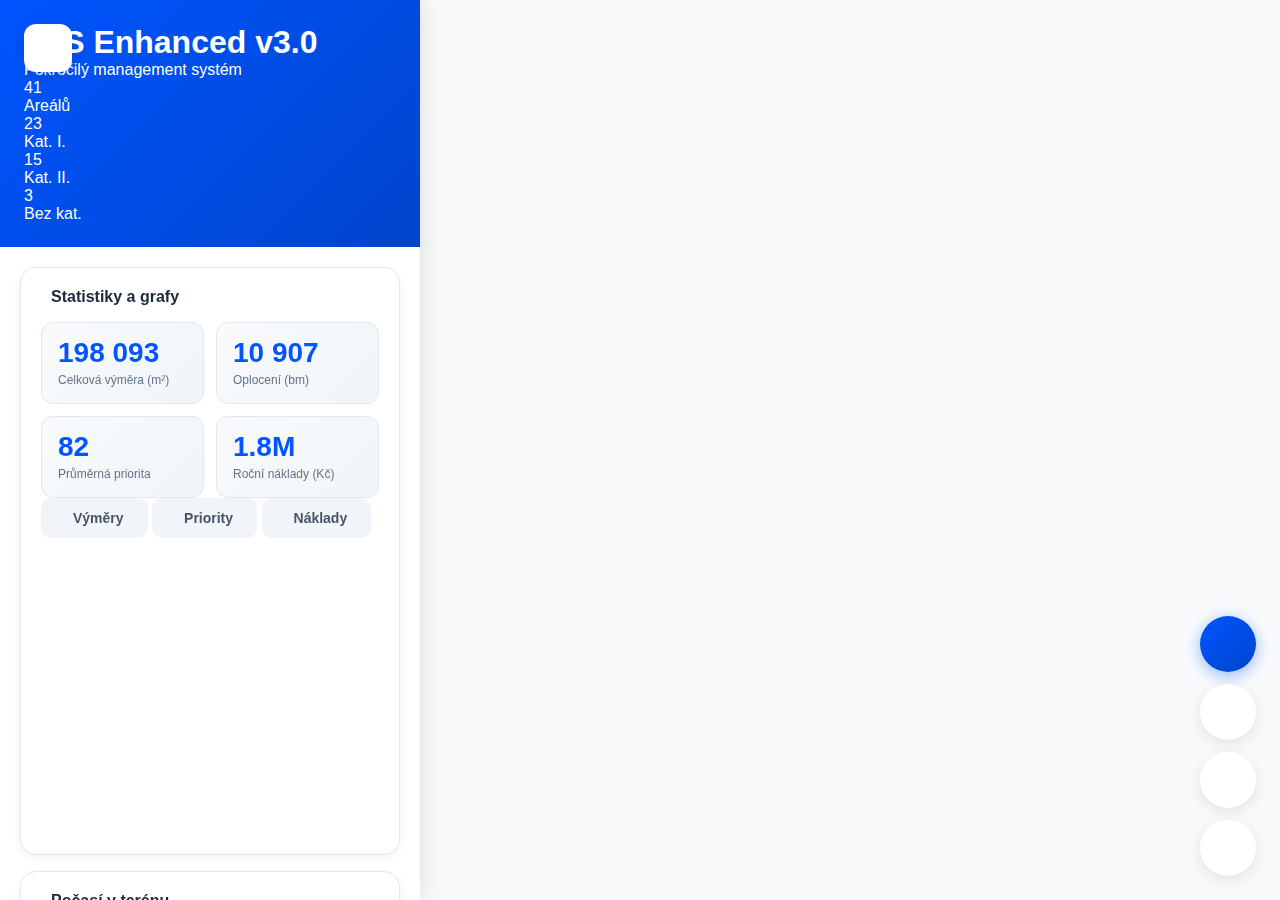
<file: jvs-enhanced-v3.html>
<!DOCTYPE html>
<html lang="cs">
<head>
    <meta charset="UTF-8">
    <meta name="viewport" content="width=device-width, initial-scale=1.0, maximum-scale=1.0, user-scalable=no">
    <meta name="theme-color" content="#0055ff">
    <meta name="description" content="JVS Enhanced v3.0 - Pokročilý systém správy vodárenských areálů s AI, realtime kolaborací a geofencing">
    
    <title>JVS Enhanced v3.0 - Management System</title>
    
    <!-- PWA Manifest -->
    <link rel="manifest" href="./manifest.json">
    
    <!-- Icons -->
    <link rel="icon" type="image/png" sizes="32x32" href="data:image/svg+xml,%3Csvg xmlns='http://www.w3.org/2000/svg' viewBox='0 0 100 100'%3E%3Crect width='100' height='100' fill='%230055ff'/%3E%3Ctext x='50' y='65' font-size='60' fill='white' text-anchor='middle' font-weight='bold'%3EJ%3C/text%3E%3C/svg%3E">
    
    <!-- External Libraries -->
    <link rel="stylesheet" href="https://cdnjs.cloudflare.com/ajax/libs/font-awesome/6.5.1/css/all.min.css">
    <link rel="stylesheet" href="https://cdnjs.cloudflare.com/ajax/libs/leaflet/1.9.4/leaflet.min.css">
    <link rel="stylesheet" href="https://cdnjs.cloudflare.com/ajax/libs/leaflet.markercluster/1.5.3/MarkerCluster.css">
    <link rel="stylesheet" href="https://cdnjs.cloudflare.com/ajax/libs/leaflet.markercluster/1.5.3/MarkerCluster.Default.css">
    <link href="https://fonts.googleapis.com/css2?family=Inter:wght@300;400;500;600;700;800;900&display=swap" rel="stylesheet">
    
    <!-- Tailwind CSS -->
    <script src="https://cdn.tailwindcss.com"></script>
    <script>
        tailwind.config = {
            theme: {
                extend: {
                    colors: {
                        primary: '#0055ff',
                        'primary-light': '#4c8cff',
                        'primary-dark': '#0044cc',
                        success: '#10b981',
                        warning: '#f59e0b',
                        danger: '#ef4444',
                        'heat-low': '#4ade80',
                        'heat-medium': '#fbbf24',
                        'heat-high': '#f87171'
                    },
                    fontFamily: {
                        sans: ['Inter', 'system-ui', 'sans-serif']
                    }
                }
            }
        }
    </script>
    
    <style>
        /* Custom Styles */
        * {
            margin: 0;
            padding: 0;
            box-sizing: border-box;
        }
        
        body {
            font-family: 'Inter', sans-serif;
            overflow: hidden;
            background: #f8fafc;
        }
        
        /* Map Container */
        #map {
            width: 100%;
            height: 100vh;
            z-index: 1;
        }
        
        /* Heatmap Layer */
        .leaflet-heatmap-layer {
            opacity: 0.6;
        }
        
        /* Sidebar */
        .sidebar {
            position: fixed;
            top: 0;
            left: 0;
            width: 420px;
            height: 100vh;
            background: rgba(255, 255, 255, 0.98);
            backdrop-filter: blur(20px);
            box-shadow: 4px 0 24px rgba(0, 0, 0, 0.1);
            z-index: 1000;
            overflow-y: auto;
            transition: transform 0.3s cubic-bezier(0.4, 0, 0.2, 1);
        }
        
        .sidebar.collapsed {
            transform: translateX(-100%);
        }
        
        .sidebar-header {
            position: sticky;
            top: 0;
            background: linear-gradient(135deg, #0055ff 0%, #0044cc 100%);
            color: white;
            padding: 24px;
            z-index: 10;
        }
        
        .sidebar-content {
            padding: 20px;
        }
        
        /* Section Cards */
        .section-card {
            background: white;
            border-radius: 16px;
            padding: 20px;
            margin-bottom: 16px;
            box-shadow: 0 2px 8px rgba(0, 0, 0, 0.06);
            border: 1px solid #e2e8f0;
            transition: all 0.2s;
        }
        
        .section-card:hover {
            box-shadow: 0 4px 16px rgba(0, 85, 255, 0.12);
            border-color: #0055ff;
        }
        
        .section-title {
            font-size: 16px;
            font-weight: 700;
            color: #1e293b;
            margin-bottom: 16px;
            display: flex;
            align-items: center;
            gap: 10px;
        }
        
        /* Stats Grid */
        .stats-grid {
            display: grid;
            grid-template-columns: repeat(2, 1fr);
            gap: 12px;
        }
        
        .stat-box {
            background: linear-gradient(135deg, #f8fafc 0%, #f1f5f9 100%);
            padding: 16px;
            border-radius: 12px;
            border: 1px solid #e2e8f0;
        }
        
        .stat-value {
            font-size: 28px;
            font-weight: 800;
            color: #0055ff;
            line-height: 1;
        }
        
        .stat-label {
            font-size: 12px;
            color: #64748b;
            margin-top: 6px;
            font-weight: 500;
        }
        
        /* Chart Container */
        .chart-container {
            position: relative;
            height: 280px;
            margin-top: 16px;
        }
        
        /* Filters */
        .filter-group {
            margin-bottom: 16px;
        }
        
        .filter-label {
            display: block;
            font-size: 13px;
            font-weight: 600;
            color: #475569;
            margin-bottom: 8px;
        }
        
        .filter-input {
            width: 100%;
            padding: 12px 16px;
            border: 2px solid #e2e8f0;
            border-radius: 10px;
            font-size: 14px;
            transition: all 0.2s;
            background: white;
        }
        
        .filter-input:focus {
            outline: none;
            border-color: #0055ff;
            box-shadow: 0 0 0 3px rgba(0, 85, 255, 0.1);
        }
        
        /* Buttons */
        .btn {
            padding: 12px 24px;
            border-radius: 10px;
            font-weight: 600;
            font-size: 14px;
            cursor: pointer;
            transition: all 0.2s;
            border: none;
            display: inline-flex;
            align-items: center;
            gap: 8px;
            justify-content: center;
        }
        
        .btn-primary {
            background: linear-gradient(135deg, #0055ff 0%, #0044cc 100%);
            color: white;
        }
        
        .btn-primary:hover {
            transform: translateY(-2px);
            box-shadow: 0 8px 16px rgba(0, 85, 255, 0.3);
        }
        
        .btn-secondary {
            background: #f1f5f9;
            color: #475569;
        }
        
        .btn-secondary:hover {
            background: #e2e8f0;
        }
        
        .btn-success {
            background: #10b981;
            color: white;
        }
        
        .btn-warning {
            background: #f59e0b;
            color: white;
        }
        
        .btn-danger {
            background: #ef4444;
            color: white;
        }
        
        /* Floating Action Buttons */
        .fab-container {
            position: fixed;
            bottom: 24px;
            right: 24px;
            z-index: 999;
            display: flex;
            flex-direction: column;
            gap: 12px;
        }
        
        .fab {
            width: 56px;
            height: 56px;
            border-radius: 50%;
            background: linear-gradient(135deg, #0055ff 0%, #0044cc 100%);
            color: white;
            border: none;
            cursor: pointer;
            box-shadow: 0 4px 16px rgba(0, 85, 255, 0.4);
            display: flex;
            align-items: center;
            justify-content: center;
            font-size: 20px;
            transition: all 0.3s cubic-bezier(0.4, 0, 0.2, 1);
        }
        
        .fab:hover {
            transform: scale(1.1) rotate(5deg);
            box-shadow: 0 8px 24px rgba(0, 85, 255, 0.5);
        }
        
        .fab.secondary {
            background: white;
            color: #0055ff;
            box-shadow: 0 4px 16px rgba(0, 0, 0, 0.1);
        }
        
        /* Toggle Button */
        .sidebar-toggle {
            position: fixed;
            top: 24px;
            left: 24px;
            z-index: 1001;
            width: 48px;
            height: 48px;
            border-radius: 12px;
            background: white;
            border: none;
            cursor: pointer;
            box-shadow: 0 4px 16px rgba(0, 0, 0, 0.1);
            display: flex;
            align-items: center;
            justify-content: center;
            font-size: 20px;
            color: #0055ff;
            transition: all 0.2s;
        }
        
        .sidebar-toggle:hover {
            transform: scale(1.05);
            box-shadow: 0 6px 20px rgba(0, 85, 255, 0.2);
        }
        
        .sidebar.collapsed + .sidebar-toggle {
            left: 24px;
        }
        
        /* Areals List */
        .areals-list {
            max-height: 400px;
            overflow-y: auto;
        }
        
        .areal-item {
            background: white;
            border: 2px solid #e2e8f0;
            border-radius: 12px;
            padding: 16px;
            margin-bottom: 12px;
            cursor: pointer;
            transition: all 0.2s;
        }
        
        .areal-item:hover {
            border-color: #0055ff;
            box-shadow: 0 4px 12px rgba(0, 85, 255, 0.15);
            transform: translateX(4px);
        }
        
        .areal-name {
            font-weight: 700;
            color: #1e293b;
            font-size: 15px;
            margin-bottom: 8px;
        }
        
        .areal-meta {
            display: flex;
            gap: 12px;
            font-size: 12px;
            color: #64748b;
        }
        
        .areal-badge {
            display: inline-flex;
            align-items: center;
            gap: 4px;
            padding: 4px 10px;
            border-radius: 6px;
            font-size: 11px;
            font-weight: 600;
        }
        
        .badge-high {
            background: #fee2e2;
            color: #dc2626;
        }
        
        .badge-medium {
            background: #fef3c7;
            color: #d97706;
        }
        
        .badge-low {
            background: #dcfce7;
            color: #16a34a;
        }
        
        /* Modal */
        .modal {
            position: fixed;
            inset: 0;
            background: rgba(0, 0, 0, 0.6);
            backdrop-filter: blur(4px);
            z-index: 2000;
            display: none;
            align-items: center;
            justify-content: center;
            padding: 20px;
        }
        
        .modal.active {
            display: flex;
        }
        
        .modal-content {
            background: white;
            border-radius: 20px;
            max-width: 600px;
            width: 100%;
            max-height: 90vh;
            overflow-y: auto;
            box-shadow: 0 20px 60px rgba(0, 0, 0, 0.3);
            animation: modalSlideIn 0.3s cubic-bezier(0.4, 0, 0.2, 1);
        }
        
        @keyframes modalSlideIn {
            from {
                opacity: 0;
                transform: translateY(-20px) scale(0.95);
            }
            to {
                opacity: 1;
                transform: translateY(0) scale(1);
            }
        }
        
        .modal-header {
            padding: 24px;
            border-bottom: 1px solid #e2e8f0;
            display: flex;
            justify-content: space-between;
            align-items: center;
        }
        
        .modal-title {
            font-size: 20px;
            font-weight: 800;
            color: #1e293b;
        }
        
        .modal-close {
            width: 36px;
            height: 36px;
            border-radius: 8px;
            border: none;
            background: #f1f5f9;
            color: #64748b;
            cursor: pointer;
            display: flex;
            align-items: center;
            justify-content: center;
            transition: all 0.2s;
        }
        
        .modal-close:hover {
            background: #e2e8f0;
            color: #1e293b;
        }
        
        .modal-body {
            padding: 24px;
        }
        
        /* Toast Notifications */
        .toast-container {
            position: fixed;
            top: 24px;
            right: 24px;
            z-index: 3000;
            display: flex;
            flex-direction: column;
            gap: 12px;
        }
        
        .toast {
            background: white;
            border-radius: 12px;
            padding: 16px 20px;
            box-shadow: 0 8px 24px rgba(0, 0, 0, 0.15);
            display: flex;
            align-items: center;
            gap: 12px;
            min-width: 300px;
            animation: toastSlideIn 0.3s cubic-bezier(0.4, 0, 0.2, 1);
        }
        
        @keyframes toastSlideIn {
            from {
                opacity: 0;
                transform: translateX(100%);
            }
            to {
                opacity: 1;
                transform: translateX(0);
            }
        }
        
        .toast-icon {
            width: 24px;
            height: 24px;
            border-radius: 50%;
            display: flex;
            align-items: center;
            justify-content: center;
            font-size: 14px;
        }
        
        .toast.success .toast-icon {
            background: #dcfce7;
            color: #16a34a;
        }
        
        .toast.error .toast-icon {
            background: #fee2e2;
            color: #dc2626;
        }
        
        .toast.warning .toast-icon {
            background: #fef3c7;
            color: #d97706;
        }
        
        .toast.info .toast-icon {
            background: #dbeafe;
            color: #2563eb;
        }
        
        /* Loading Spinner */
        .spinner {
            width: 40px;
            height: 40px;
            border: 4px solid #e2e8f0;
            border-top-color: #0055ff;
            border-radius: 50%;
            animation: spin 0.8s linear infinite;
        }
        
        @keyframes spin {
            to { transform: rotate(360deg); }
        }
        
        /* Responsive */
        @media (max-width: 768px) {
            .sidebar {
                width: 100%;
                max-width: 380px;
            }
            
            .stats-grid {
                grid-template-columns: 1fr;
            }
            
            .fab-container {
                bottom: 16px;
                right: 16px;
            }
            
            .fab {
                width: 48px;
                height: 48px;
                font-size: 18px;
            }
        }
        
        /* Scrollbar */
        ::-webkit-scrollbar {
            width: 8px;
            height: 8px;
        }
        
        ::-webkit-scrollbar-track {
            background: #f1f5f9;
        }
        
        ::-webkit-scrollbar-thumb {
            background: #cbd5e1;
            border-radius: 4px;
        }
        
        ::-webkit-scrollbar-thumb:hover {
            background: #94a3b8;
        }
        
        /* Weather Widget */
        .weather-widget {
            background: linear-gradient(135deg, #3b82f6 0%, #2563eb 100%);
            color: white;
            border-radius: 12px;
            padding: 16px;
            margin-top: 16px;
        }
        
        .weather-temp {
            font-size: 36px;
            font-weight: 800;
        }
        
        /* Geofence Indicator */
        .geofence-active {
            position: fixed;
            top: 90px;
            right: 24px;
            background: #10b981;
            color: white;
            padding: 12px 20px;
            border-radius: 12px;
            box-shadow: 0 4px 16px rgba(16, 185, 129, 0.4);
            z-index: 999;
            animation: pulse 2s infinite;
        }
        
        @keyframes pulse {
            0%, 100% { opacity: 1; }
            50% { opacity: 0.7; }
        }
        
        /* History Controls */
        .history-controls {
            display: flex;
            gap: 8px;
            margin-top: 12px;
        }
        
        .history-btn {
            flex: 1;
            padding: 10px;
            border-radius: 8px;
            border: 2px solid #e2e8f0;
            background: white;
            cursor: pointer;
            font-size: 13px;
            font-weight: 600;
            color: #64748b;
            transition: all 0.2s;
        }
        
        .history-btn:hover:not(:disabled) {
            border-color: #0055ff;
            color: #0055ff;
        }
        
        .history-btn:disabled {
            opacity: 0.4;
            cursor: not-allowed;
        }
    </style>
</head>
<body>
    
    <!-- Map Container -->
    <div id="map"></div>
    
    <!-- Sidebar -->
    <aside class="sidebar" id="sidebar">
        <div class="sidebar-header">
            <div class="flex items-center justify-between mb-4">
                <div>
                    <h1 class="text-2xl font-black">JVS Enhanced v3.0</h1>
                    <p class="text-sm opacity-90 mt-1">Pokročilý management systém</p>
                </div>
                <div class="text-right">
                    <div class="text-3xl font-black">41</div>
                    <div class="text-xs opacity-90">Areálů</div>
                </div>
            </div>
            
            <!-- Quick Stats -->
            <div class="grid grid-cols-3 gap-3">
                <div class="bg-white bg-opacity-20 rounded-lg p-3 text-center">
                    <div class="text-xl font-bold" id="catICount">23</div>
                    <div class="text-xs opacity-90">Kat. I.</div>
                </div>
                <div class="bg-white bg-opacity-20 rounded-lg p-3 text-center">
                    <div class="text-xl font-bold" id="catIICount">15</div>
                    <div class="text-xs opacity-90">Kat. II.</div>
                </div>
                <div class="bg-white bg-opacity-20 rounded-lg p-3 text-center">
                    <div class="text-xl font-bold" id="noCatCount">3</div>
                    <div class="text-xs opacity-90">Bez kat.</div>
                </div>
            </div>
        </div>
        
        <div class="sidebar-content">
            
            <!-- Statistics Section -->
            <div class="section-card">
                <div class="section-title">
                    <i class="fas fa-chart-pie"></i>
                    Statistiky a grafy
                </div>
                
                <div class="stats-grid">
                    <div class="stat-box">
                        <div class="stat-value" id="totalArea">198 093</div>
                        <div class="stat-label">Celková výměra (m²)</div>
                    </div>
                    <div class="stat-box">
                        <div class="stat-value" id="totalFence">10 907</div>
                        <div class="stat-label">Oplocení (bm)</div>
                    </div>
                    <div class="stat-box">
                        <div class="stat-value" id="avgPriority">82</div>
                        <div class="stat-label">Průměrná priorita</div>
                    </div>
                    <div class="stat-box">
                        <div class="stat-value" id="totalCost">1.8M</div>
                        <div class="stat-label">Roční náklady (Kč)</div>
                    </div>
                </div>
                
                <!-- Chart Tabs -->
                <div class="flex gap-2 mt-4">
                    <button class="btn btn-secondary flex-1 text-xs" onclick="showChart('area')">
                        <i class="fas fa-chart-bar"></i> Výměry
                    </button>
                    <button class="btn btn-secondary flex-1 text-xs" onclick="showChart('priority')">
                        <i class="fas fa-chart-line"></i> Priority
                    </button>
                    <button class="btn btn-secondary flex-1 text-xs" onclick="showChart('cost')">
                        <i class="fas fa-coins"></i> Náklady
                    </button>
                </div>
                
                <div class="chart-container">
                    <canvas id="statsChart"></canvas>
                </div>
            </div>
            
            <!-- Weather Widget -->
            <div class="section-card">
                <div class="section-title">
                    <i class="fas fa-cloud-sun"></i>
                    Počasí v terénu
                </div>
                <div class="weather-widget" id="weatherWidget">
                    <div class="flex items-center justify-between">
                        <div>
                            <div class="weather-temp" id="weatherTemp">--°C</div>
                            <div class="text-sm opacity-90" id="weatherDesc">Načítání...</div>
                        </div>
                        <div class="text-right">
                            <div class="text-4xl" id="weatherIcon">☁️</div>
                            <div class="text-xs mt-2" id="weatherLocation">--</div>
                        </div>
                    </div>
                    <div class="grid grid-cols-3 gap-2 mt-3 text-xs">
                        <div>
                            <div class="opacity-75">Vítr</div>
                            <div class="font-bold" id="weatherWind">-- km/h</div>
                        </div>
                        <div>
                            <div class="opacity-75">Vlhkost</div>
                            <div class="font-bold" id="weatherHumidity">--%</div>
                        </div>
                        <div>
                            <div class="opacity-75">Srážky</div>
                            <div class="font-bold" id="weatherRain">-- mm</div>
                        </div>
                    </div>
                </div>
            </div>
            
            <!-- Filters Section -->
            <div class="section-card">
                <div class="section-title">
                    <i class="fas fa-filter"></i>
                    Filtry a vyhledávání
                </div>
                
                <div class="filter-group">
                    <label class="filter-label">
                        <i class="fas fa-search"></i> Vyhledávání
                    </label>
                    <input type="text" 
                           class="filter-input" 
                           id="searchInput" 
                           placeholder="Název, okres, kategorie...">
                </div>
                
                <div class="filter-group">
                    <label class="filter-label">
                        <i class="fas fa-map-marker-alt"></i> Okres
                    </label>
                    <select class="filter-input" id="districtFilter">
                        <option value="">Všechny okresy</option>
                        <option value="CB">České Budějovice (CB)</option>
                        <option value="TA">Tábor (TA)</option>
                        <option value="PT">Prachatice (PT)</option>
                        <option value="CK">Český Krumlov (CK)</option>
                        <option value="PI">Písek (PI)</option>
                        <option value="ST">Strakonice (ST)</option>
                    </select>
                </div>
                
                <div class="filter-group">
                    <label class="filter-label">
                        <i class="fas fa-exclamation-triangle"></i> Kategorie rizika
                    </label>
                    <div class="flex gap-2">
                        <label class="flex-1">
                            <input type="checkbox" id="catI" checked> Kat. I.
                        </label>
                        <label class="flex-1">
                            <input type="checkbox" id="catII" checked> Kat. II.
                        </label>
                        <label class="flex-1">
                            <input type="checkbox" id="catNone" checked> Bez kat.
                        </label>
                    </div>
                </div>
                
                <div class="filter-group">
                    <label class="filter-label">
                        <i class="fas fa-crosshairs"></i> Seřadit podle vzdálenosti
                    </label>
                    <button class="btn btn-secondary w-full" id="sortByDistance">
                        <i class="fas fa-location-arrow"></i>
                        Použít moji polohu
                    </button>
                </div>
                
                <div class="flex gap-2">
                    <button class="btn btn-primary flex-1" id="applyFilters">
                        <i class="fas fa-check"></i> Použít
                    </button>
                    <button class="btn btn-secondary flex-1" id="resetFilters">
                        <i class="fas fa-undo"></i> Reset
                    </button>
                </div>
                
                <!-- History Controls -->
                <div class="history-controls">
                    <button class="history-btn" id="undoBtn" disabled>
                        <i class="fas fa-undo"></i> Zpět
                    </button>
                    <button class="history-btn" id="redoBtn" disabled>
                        <i class="fas fa-redo"></i> Vpřed
                    </button>
                </div>
            </div>
            
            <!-- Areals List -->
            <div class="section-card">
                <div class="section-title">
                    <i class="fas fa-list"></i>
                    Seznam areálů (<span id="arealsCount">41</span>)
                </div>
                
                <div class="areals-list" id="arealsList">
                    <!-- Dynamically populated -->
                </div>
            </div>
            
            <!-- Route Planner -->
            <div class="section-card">
                <div class="section-title">
                    <i class="fas fa-route"></i>
                    Optimalizace tras (OSRM)
                </div>
                
                <div id="routePoints" class="mb-3">
                    <p class="text-sm text-gray-600">Vyberte areály pro optimalizaci trasy</p>
                </div>
                
                <div class="flex gap-2">
                    <button class="btn btn-warning flex-1" id="optimizeRoute" disabled>
                        <i class="fas fa-route"></i> Optimalizovat
                    </button>
                    <button class="btn btn-secondary" id="clearRoute" disabled>
                        <i class="fas fa-trash"></i>
                    </button>
                </div>
                
                <div id="routeResult" class="mt-3 hidden">
                    <div class="bg-blue-50 rounded-lg p-3 text-sm">
                        <div class="flex justify-between mb-2">
                            <span>Vzdálenost:</span>
                            <strong id="routeDistance">--</strong>
                        </div>
                        <div class="flex justify-between mb-2">
                            <span>Čas:</span>
                            <strong id="routeDuration">--</strong>
                        </div>
                        <div class="flex justify-between">
                            <span>Úspora:</span>
                            <strong class="text-green-600" id="routeSavings">--</strong>
                        </div>
                    </div>
                </div>
            </div>
            
            <!-- Export Section -->
            <div class="section-card">
                <div class="section-title">
                    <i class="fas fa-download"></i>
                    Export dat
                </div>
                
                <div class="flex gap-2">
                    <button class="btn btn-success flex-1" id="exportCSV">
                        <i class="fas fa-file-csv"></i> CSV
                    </button>
                    <button class="btn btn-success flex-1" id="exportGeoJSON">
                        <i class="fas fa-map"></i> GeoJSON
                    </button>
                    <button class="btn btn-success flex-1" id="exportPDF">
                        <i class="fas fa-file-pdf"></i> PDF
                    </button>
                </div>
            </div>
            
        </div>
    </aside>
    
    <!-- Sidebar Toggle -->
    <button class="sidebar-toggle" id="sidebarToggle">
        <i class="fas fa-bars"></i>
    </button>
    
    <!-- Floating Action Buttons -->
    <div class="fab-container">
        <button class="fab" id="addArealFab" title="Přidat areál">
            <i class="fas fa-plus"></i>
        </button>
        <button class="fab secondary" id="heatmapToggle" title="Heatmapa">
            <i class="fas fa-fire"></i>
        </button>
        <button class="fab secondary" id="geofenceToggle" title="Geofencing">
            <i class="fas fa-bell"></i>
        </button>
        <button class="fab secondary" id="locateMe" title="Moje poloha">
            <i class="fas fa-crosshairs"></i>
        </button>
    </div>
    
    <!-- Geofence Indicator -->
    <div class="geofence-active" id="geofenceIndicator" style="display: none;">
        <i class="fas fa-bell"></i> Geofencing aktivní
    </div>
    
    <!-- Toast Container -->
    <div class="toast-container" id="toastContainer"></div>
    
    <!-- Edit Areal Modal -->
    <div class="modal" id="editModal">
        <div class="modal-content">
            <div class="modal-header">
                <h3 class="modal-title" id="modalTitle">Upravit areál</h3>
                <button class="modal-close" onclick="closeModal('editModal')">
                    <i class="fas fa-times"></i>
                </button>
            </div>
            <div class="modal-body">
                <form id="editArealForm">
                    <div class="filter-group">
                        <label class="filter-label">Název areálu *</label>
                        <input type="text" class="filter-input" id="editName" required>
                    </div>
                    <div class="filter-group">
                        <label class="filter-label">Okres *</label>
                        <select class="filter-input" id="editDistrict" required>
                            <option value="CB">České Budějovice</option>
                            <option value="TA">Tábor</option>
                            <option value="PT">Prachatice</option>
                            <option value="CK">Český Krumlov</option>
                            <option value="PI">Písek</option>
                            <option value="ST">Strakonice</option>
                        </select>
                    </div>
                    <div class="filter-group">
                        <label class="filter-label">Kategorie</label>
                        <select class="filter-input" id="editCategory">
                            <option value="">Bez kategorie</option>
                            <option value="I.">Kategorie I.</option>
                            <option value="II.">Kategorie II.</option>
                        </select>
                    </div>
                    <div class="grid grid-cols-2 gap-3">
                        <div class="filter-group">
                            <label class="filter-label">Výměra (m²) *</label>
                            <input type="number" class="filter-input" id="editArea" min="1" required>
                        </div>
                        <div class="filter-group">
                            <label class="filter-label">Oplocení (bm)</label>
                            <input type="number" class="filter-input" id="editFence" min="0">
                        </div>
                    </div>
                    <div class="grid grid-cols-2 gap-3">
                        <div class="filter-group">
                            <label class="filter-label">Latitude *</label>
                            <input type="number" class="filter-input" id="editLat" step="0.000001" required>
                        </div>
                        <div class="filter-group">
                            <label class="filter-label">Longitude *</label>
                            <input type="number" class="filter-input" id="editLon" step="0.000001" required>
                        </div>
                    </div>
                    <div class="filter-group">
                        <label class="filter-label">Priorita (0-100)</label>
                        <input type="range" class="w-full" id="editPriority" min="0" max="100" value="50">
                        <div class="text-center text-sm font-bold text-primary" id="priorityValue">50</div>
                    </div>
                    <div class="flex gap-2 mt-4">
                        <button type="submit" class="btn btn-primary flex-1">
                            <i class="fas fa-save"></i> Uložit změny
                        </button>
                        <button type="button" class="btn btn-secondary" onclick="closeModal('editModal')">
                            Zrušit
                        </button>
                    </div>
                </form>
            </div>
        </div>
    </div>
    
    <!-- External Scripts -->
    <script src="https://cdnjs.cloudflare.com/ajax/libs/leaflet/1.9.4/leaflet.min.js"></script>
    <script src="https://cdnjs.cloudflare.com/ajax/libs/leaflet.markercluster/1.5.3/leaflet.markercluster.min.js"></script>
    <script src="https://cdn.jsdelivr.net/npm/chart.js@4.4.0/dist/chart.umd.min.js"></script>
    <script src="https://unpkg.com/leaflet.heat@0.2.0/dist/leaflet-heat.js"></script>
    
    <!-- Firebase SDK -->
    <script src="https://www.gstatic.com/firebasejs/10.7.1/firebase-app-compat.js"></script>
    <script src="https://www.gstatic.com/firebasejs/10.7.1/firebase-firestore-compat.js"></script>
    <script src="https://www.gstatic.com/firebasejs/10.7.1/firebase-auth-compat.js"></script>
    
    <!-- Main Application Script -->
    <script src="./jvs-enhanced-v3.js"></script>
    
    <!-- Service Worker Registration -->
    <script>
        if ('serviceWorker' in navigator) {
            navigator.serviceWorker.register('./sw.js')
                .then(reg => console.log('✅ Service Worker registrován', reg))
                .catch(err => console.error('❌ Chyba při registraci SW:', err));
        }
    </script>
    
</body>
</html>
</file>
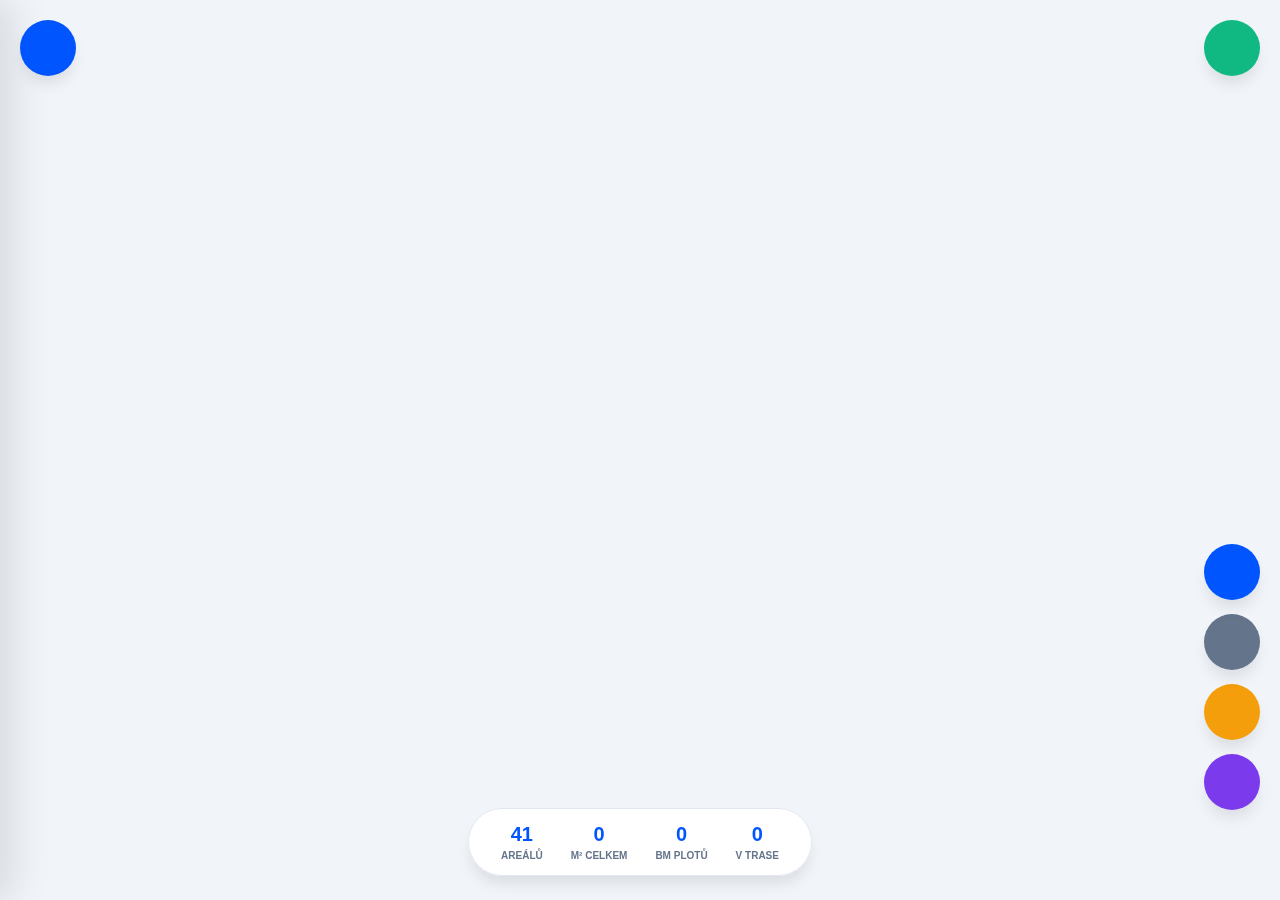
<file: jvs-ultimate-complete.html>
<!DOCTYPE html>
<html lang="cs" data-theme="light">
<head>
<meta charset="UTF-8">
<meta name="viewport" content="width=device-width,initial-scale=1.0,maximum-scale=1.0,user-scalable=no,viewport-fit=cover">
<meta name="theme-color" content="#0055ff" id="themeColorMeta">
<meta name="apple-mobile-web-app-capable" content="yes">
<meta name="apple-mobile-web-app-status-bar-style" content="black-translucent">
<meta name="description" content="Profesionální správa vodárenských areálů s AI asistentem, GPS navigací a pokročilou analytikou">
<meta name="keywords" content="vodárny, management, AI, GPS, routing, optimalizace">
<meta name="author" content="Dominik Schmied">
<meta property="og:title" content="JVS Ultimate PRO | AI Management System">
<meta property="og:description" content="Profesionální správa vodárenských areálů s AI asistentem">
<meta property="og:type" content="website">
<meta property="og:url" content="https://dominik-88.github.io/FOREST/">
<meta property="og:image" content="https://dominik-88.github.io/FOREST/og-image.png">
<meta name="twitter:card" content="summary_large_image">
<title>JVS Ultimate PRO | AI Management System</title>
<link rel="canonical" href="https://dominik-88.github.io/FOREST/">
<link rel="manifest" href="manifest.json">
<link rel="icon" type="image/svg+xml" href="data:image/svg+xml,%3Csvg xmlns='http://www.w3.org/2000/svg' viewBox='0 0 100 100'%3E%3Crect width='100' height='100' fill='%230055ff'/%3E%3Ctext x='50' y='55' font-size='50' fill='white' text-anchor='middle'%3EJ%3C/text%3E%3C/svg%3E">
<link rel="stylesheet" href="https://cdnjs.cloudflare.com/ajax/libs/leaflet/1.9.4/leaflet.min.css">
<link rel="stylesheet" href="https://cdnjs.cloudflare.com/ajax/libs/leaflet.markercluster/1.5.3/MarkerCluster.css">
<link rel="stylesheet" href="https://cdnjs.cloudflare.com/ajax/libs/leaflet.markercluster/1.5.3/MarkerCluster.Default.css">
<link rel="stylesheet" href="https://unpkg.com/leaflet-routing-machine@latest/dist/leaflet-routing-machine.css">
<link rel="stylesheet" href="https://unpkg.com/aos@2.3.4/dist/aos.css">
<link rel="preconnect" href="https://fonts.googleapis.com">
<link rel="preconnect" href="https://fonts.gstatic.com" crossorigin>
<link href="https://fonts.googleapis.com/css2?family=Inter:wght@300;400;500;600;700;800;900&display=swap" rel="stylesheet">
<link href="https://cdnjs.cloudflare.com/ajax/libs/font-awesome/6.5.1/css/all.min.css" rel="stylesheet">
<style>
:root[data-theme="light"]{--primary:#0055ff;--primary-dark:#0044cc;--accent:#7c3aed;--success:#10b981;--danger:#ef4444;--warning:#f59e0b;--secondary:#64748b;--bg:#f1f5f9;--bg-glass:rgba(255,255,255,0.95);--text-dark:#1e293b;--text-muted:#64748b;--border:#e2e8f0;--card-bg:#ffffff;}
:root[data-theme="dark"]{--primary:#4c8cff;--primary-dark:#3a7ae8;--accent:#a855f7;--success:#34d399;--danger:#f87171;--warning:#fbbf24;--secondary:#94a3b8;--bg:#0f172a;--bg-glass:rgba(15,23,42,0.95);--text-dark:#f1f5f9;--text-muted:#94a3b8;--border:#334155;--card-bg:#1e293b;}
*{margin:0;padding:0;box-sizing:border-box;-webkit-tap-highlight-color:transparent;}
body{font-family:'Inter',sans-serif;overflow:hidden;height:100vh;width:100vw;color:var(--text-dark);background:var(--bg);transition:background 0.3s,color 0.3s;}
#mapWrapper{position:fixed;top:0;left:0;right:0;bottom:0;z-index:0;}
#map{height:100%;width:100%;background:var(--bg);}
:root[data-theme="dark"] #map{filter:hue-rotate(180deg) invert(90%);}
.leaflet-popup-content-wrapper{background:var(--card-bg);color:var(--text-dark);border-radius:12px;box-shadow:0 10px 25px rgba(0,0,0,0.2);}
.leaflet-popup-tip{background:var(--card-bg);}
.fab{pointer-events:auto;position:fixed;width:56px;height:56px;border-radius:50%;display:flex;align-items:center;justify-content:center;border:none;font-size:22px;box-shadow:0 10px 15px -3px rgb(0 0 0/0.1);transition:all 0.3s cubic-bezier(0.4,0,0.2,1);z-index:1100;backdrop-filter:blur(16px);cursor:pointer;}
.fab:hover{transform:scale(1.1);}.fab:active{transform:scale(0.95);}
.menu-fab{top:20px;left:20px;background:var(--primary);color:white;}
.add-fab{top:20px;right:20px;background:var(--success);color:white;}
.add-fab.active{background:var(--danger);transform:rotate(45deg);}
.ai-fab{bottom:90px;right:20px;background:var(--accent);color:white;animation:pulse-ai 2s infinite;}
.gps-fab{bottom:160px;right:20px;background:var(--warning);color:white;}
.gps-fab.active{background:var(--success);animation:pulse-gps 1.5s infinite;}
.theme-fab{bottom:230px;right:20px;background:var(--secondary);color:white;}
.route-fab{bottom:300px;right:20px;background:var(--primary);color:white;}
@keyframes pulse-ai{0%,100%{box-shadow:0 0 0 0 rgba(124,58,237,0.7);}50%{box-shadow:0 0 0 15px rgba(124,58,237,0);}}
@keyframes pulse-gps{0%,100%{box-shadow:0 0 0 0 rgba(16,185,129,0.7);}50%{box-shadow:0 0 0 12px rgba(16,185,129,0);}}
.quick-stats{pointer-events:auto;position:fixed;bottom:24px;left:50%;transform:translateX(-50%);background:var(--bg-glass);backdrop-filter:blur(16px);padding:14px 32px;border-radius:50px;box-shadow:0 10px 15px -3px rgb(0 0 0/0.1);display:flex;gap:28px;z-index:900;border:1px solid var(--border);}
.qs-item{display:flex;flex-direction:column;align-items:center;gap:4px;}
.qs-val{font-size:20px;font-weight:800;color:var(--primary);}
.qs-lbl{font-size:10px;color:var(--text-muted);font-weight:600;text-transform:uppercase;}
.sidebar{pointer-events:auto;position:fixed;top:0;left:0;bottom:0;width:420px;max-width:90vw;background:var(--bg-glass);backdrop-filter:blur(16px);box-shadow:10px 0 40px rgba(0,0,0,0.12);transform:translateX(-100%);transition:transform 0.4s cubic-bezier(0.4,0,0.2,1);z-index:1050;display:flex;flex-direction:column;border-right:1px solid var(--border);overflow-y:auto;}
.sidebar.active{transform:translateX(0);}
.sidebar-header{padding:28px 24px;background:linear-gradient(135deg,var(--primary) 0%,var(--primary-dark) 100%);color:white;position:sticky;top:0;z-index:10;}
.brand-row{display:flex;justify-content:space-between;align-items:center;}
.app-brand{display:flex;align-items:center;gap:14px;}
.brand-icon{width:48px;height:48px;background:rgba(255,255,255,0.2);border-radius:12px;display:flex;align-items:center;justify-content:center;font-size:24px;font-weight:900;backdrop-filter:blur(10px);border:2px solid rgba(255,255,255,0.3);}
.brand-text h1{font-size:22px;font-weight:800;margin-bottom:2px;}
.brand-text p{font-size:11px;opacity:0.85;font-weight:500;}
.close-sidebar{background:rgba(255,255,255,0.15);border:none;color:white;width:36px;height:36px;border-radius:10px;display:flex;align-items:center;justify-content:center;transition:all 0.3s;cursor:pointer;}
.close-sidebar:hover{background:rgba(255,255,255,0.25);}
.sidebar-content{overflow-y:auto;flex:1;padding:20px;}
.panel-section{background:var(--card-bg);border-radius:14px;margin-bottom:16px;border:1px solid var(--border);overflow:hidden;transition:all 0.3s;}
.panel-head{padding:18px 20px;font-weight:700;font-size:14px;display:flex;justify-content:space-between;align-items:center;cursor:pointer;color:var(--text-dark);background:var(--bg);}
.panel-head:hover{opacity:0.8;}
.panel-head .chevron{transition:transform 0.3s;color:var(--text-muted);}
.panel-section.open .chevron{transform:rotate(180deg);}
.panel-body{max-height:0;overflow:hidden;opacity:0;transition:all 0.4s cubic-bezier(0.4,0,0.2,1);}
.panel-section.open .panel-body{max-height:5000px;padding:20px;opacity:1;}
.form-group{margin-bottom:16px;}
.form-label{display:block;font-size:11px;font-weight:700;color:var(--text-muted);margin-bottom:8px;text-transform:uppercase;}
.form-input,.form-select{width:100%;padding:12px 14px;border:1px solid var(--border);border-radius:10px;font-size:14px;background:var(--bg);transition:all 0.3s;color:var(--text-dark);}
.form-input:focus,.form-select:focus{outline:none;border-color:var(--primary);box-shadow:0 0 0 4px rgba(0,85,255,0.08);}
.form-input.error{border-color:var(--danger);animation:shake 0.3s;}
@keyframes shake{0%,100%{transform:translateX(0);}25%{transform:translateX(-5px);}75%{transform:translateX(5px);}}
.error-msg{color:var(--danger);font-size:11px;margin-top:4px;display:none;}
.form-input.error + .error-msg{display:block;}
.btn{display:inline-flex;align-items:center;justify-content:center;gap:8px;padding:12px 20px;border-radius:10px;border:none;font-weight:600;font-size:14px;transition:all 0.3s;width:100%;cursor:pointer;}
.btn-primary{background:var(--primary);color:white;}
.btn-primary:hover{background:var(--primary-dark);transform:translateY(-2px);box-shadow:0 6px 20px rgba(0,85,255,0.3);}
.btn-success{background:var(--success);color:white;}
.btn-danger{background:var(--danger);color:white;}
.btn-warning{background:var(--warning);color:white;}
.btn-accent{background:var(--accent);color:white;}
.stats-grid{display:grid;grid-template-columns:1fr 1fr;gap:12px;}
.stat-item{background:var(--bg);padding:16px;border-radius:12px;border:1px solid var(--border);text-align:center;}
.stat-val{font-size:24px;font-weight:800;color:var(--primary);display:block;}
.stat-lbl{font-size:10px;color:var(--text-muted);font-weight:600;text-transform:uppercase;}
.toast{position:fixed;top:80px;right:20px;background:var(--card-bg);padding:16px 24px;border-radius:12px;box-shadow:0 10px 25px rgba(0,0,0,0.2);display:flex;align-items:center;gap:12px;z-index:9999;animation:slideInRight 0.3s ease-out;max-width:400px;border:1px solid var(--border);}
@keyframes slideInRight{from{transform:translateX(100%);opacity:0;}to{transform:translateX(0);opacity:1;}}
.toast.success{border-left:4px solid var(--success);}
.toast.error{border-left:4px solid var(--danger);}
.toast.warning{border-left:4px solid var(--warning);}
.toast.info{border-left:4px solid var(--primary);}
.modal{position:fixed;top:0;left:0;right:0;bottom:0;background:rgba(0,0,0,0.5);backdrop-filter:blur(8px);z-index:2000;display:none;align-items:center;justify-content:center;padding:20px;}
.modal.active{display:flex;}
.modal-card{background:var(--card-bg);border-radius:14px;max-width:600px;width:100%;max-height:90vh;overflow-y:auto;box-shadow:0 10px 15px -3px rgb(0 0 0/0.1);}
.modal-header{padding:24px;border-bottom:1px solid var(--border);display:flex;justify-content:space-between;align-items:center;}
.modal-title{font-size:20px;font-weight:800;color:var(--text-dark);}
.modal-close{background:none;border:none;font-size:28px;color:var(--text-muted);cursor:pointer;width:36px;height:36px;display:flex;align-items:center;justify-content:center;border-radius:8px;transition:all 0.3s;}
.modal-close:hover{background:var(--bg);color:var(--danger);}
.modal-body{padding:24px;}
.route-list{display:flex;flex-direction:column;gap:8px;margin-top:12px;}
.route-item{background:var(--bg);padding:14px;border-radius:10px;display:flex;align-items:center;justify-content:space-between;gap:12px;border:1px solid var(--border);cursor:move;}
.route-item:hover{box-shadow:0 4px 12px rgba(0,0,0,0.1);}
.route-num{width:32px;height:32px;background:var(--primary);color:white;border-radius:50%;display:flex;align-items:center;justify-content:center;font-weight:800;font-size:14px;flex-shrink:0;}
.route-info{flex:1;}
.route-name{font-weight:600;font-size:14px;color:var(--text-dark);}
.route-meta{font-size:11px;color:var(--text-muted);margin-top:2px;}
.route-actions{display:flex;gap:8px;}
.route-btn{width:32px;height:32px;border-radius:8px;border:none;background:var(--bg);color:var(--text-dark);display:flex;align-items:center;justify-content:center;cursor:pointer;transition:all 0.3s;}
.route-btn:hover{background:var(--danger);color:white;}
.loading-spinner{display:inline-block;width:20px;height:20px;border:3px solid rgba(255,255,255,0.3);border-top-color:white;border-radius:50%;animation:spin 0.8s linear infinite;}
@keyframes spin{to{transform:rotate(360deg);}}
.badge{display:inline-flex;padding:4px 10px;border-radius:6px;font-size:11px;font-weight:700;text-transform:uppercase;}
.badge-cat-1{background:#fee2e2;color:#991b1b;}
.badge-cat-2{background:#fef3c7;color:#92400e;}
.badge-cat-none{background:#f1f5f9;color:#475569;}
@media (max-width: 768px){
  .quick-stats{bottom:10px;padding:10px 20px;gap:16px;font-size:0.85em;}
  .qs-val{font-size:16px;}
  .fab{width:48px;height:48px;font-size:18px;}
  .theme-fab{bottom:170px;}
  .gps-fab{bottom:110px;}
  .route-fab{bottom:230px;}
}
</style>
</head>
<body>

<!-- Map -->
<div id="mapWrapper">
  <div id="map"></div>
</div>

<!-- FABs -->
<button class="fab menu-fab" onclick="toggleSidebar()" title="Menu"><i class="fas fa-bars"></i></button>
<button class="fab add-fab" onclick="toggleAddMode()" title="Přidat areál" id="addFab"><i class="fas fa-plus"></i></button>
<button class="fab ai-fab" onclick="openAIModal()" title="AI Protokol"><i class="fas fa-robot"></i></button>
<button class="fab gps-fab" onclick="locateUser()" title="Moje poloha" id="gpsFab"><i class="fas fa-crosshairs"></i></button>
<button class="fab theme-fab" onclick="toggleTheme()" title="Přepnout téma" id="themeFab"><i class="fas fa-moon"></i></button>
<button class="fab route-fab" onclick="openRouteModal()" title="Plánování trasy"><i class="fas fa-route"></i></button>

<!-- Quick Stats -->
<div class="quick-stats">
  <div class="qs-item">
    <span class="qs-val" id="statsTotal">41</span>
    <span class="qs-lbl">Areálů</span>
  </div>
  <div class="qs-item">
    <span class="qs-val" id="statsArea">0</span>
    <span class="qs-lbl">m² celkem</span>
  </div>
  <div class="qs-item">
    <span class="qs-val" id="statsFence">0</span>
    <span class="qs-lbl">bm plotů</span>
  </div>
  <div class="qs-item">
    <span class="qs-val" id="statsRoute">0</span>
    <span class="qs-lbl">V trase</span>
  </div>
</div>

<!-- Sidebar -->
<div class="sidebar" id="sidebar">
  <div class="sidebar-header">
    <div class="brand-row">
      <div class="app-brand">
        <div class="brand-icon">J</div>
        <div class="brand-text">
          <h1>JVS Ultimate PRO</h1>
          <p>AI Management System v2.0</p>
        </div>
      </div>
      <button class="close-sidebar" onclick="toggleSidebar()"><i class="fas fa-times"></i></button>
    </div>
  </div>
  
  <div class="sidebar-content">
    
    <!-- Filtry -->
    <div class="panel-section open">
      <div class="panel-head" onclick="togglePanel(this)">
        <span><i class="fas fa-filter"></i> Filtry a vyhledávání</span>
        <i class="fas fa-chevron-down chevron"></i>
      </div>
      <div class="panel-body">
        <div class="form-group">
          <label class="form-label">Vyhledat areál</label>
          <input type="text" class="form-input" id="searchInput" placeholder="Název areálu...">
        </div>
        <div class="form-group">
          <label class="form-label">Okres</label>
          <select class="form-select" id="districtFilter">
            <option value="">Všechny okresy</option>
          </select>
        </div>
        <div class="form-group">
          <label class="form-label">Kategorie</label>
          <select class="form-select" id="categoryFilter">
            <option value="">Všechny kategorie</option>
            <option value="I.">I. (Vysoká)</option>
            <option value="II.">II. (Střední)</option>
            <option value="none">Bez kategorie</option>
          </select>
        </div>
        <button class="btn btn-primary" onclick="resetFilters()"><i class="fas fa-redo"></i> Reset filtrů</button>
      </div>
    </div>
    
    <!-- Statistiky -->
    <div class="panel-section">
      <div class="panel-head" onclick="togglePanel(this)">
        <span><i class="fas fa-chart-bar"></i> Statistiky</span>
        <i class="fas fa-chevron-down chevron"></i>
      </div>
      <div class="panel-body">
        <div class="stats-grid">
          <div class="stat-item">
            <span class="stat-val" id="statTotalAreas">41</span>
            <span class="stat-lbl">Celkem areálů</span>
          </div>
          <div class="stat-item">
            <span class="stat-val" id="statTotalArea">0</span>
            <span class="stat-lbl">m² výměra</span>
          </div>
          <div class="stat-item">
            <span class="stat-val" id="statTotalFence">0</span>
            <span class="stat-lbl">bm oplocení</span>
          </div>
          <div class="stat-item">
            <span class="stat-val" id="statFiltered">41</span>
            <span class="stat-lbl">Filtrováno</span>
          </div>
        </div>
      </div>
    </div>
    
    <!-- Akce -->
    <div class="panel-section">
      <div class="panel-head" onclick="togglePanel(this)">
        <span><i class="fas fa-cog"></i> Akce</span>
        <i class="fas fa-chevron-down chevron"></i>
      </div>
      <div class="panel-body">
        <button class="btn btn-success" onclick="openRouteModal()" style="margin-bottom:12px;"><i class="fas fa-route"></i> Plánování trasy</button>
        <button class="btn btn-accent" onclick="openAIModal()" style="margin-bottom:12px;"><i class="fas fa-robot"></i> AI Protokol</button>
        <button class="btn btn-primary" onclick="exportCSV()" style="margin-bottom:12px;"><i class="fas fa-download"></i> Export CSV</button>
        <button class="btn btn-warning" onclick="clearStorage()"><i class="fas fa-trash"></i> Vymazat data</button>
      </div>
    </div>
    
    <!-- O aplikaci -->
    <div class="panel-section">
      <div class="panel-head" onclick="togglePanel(this)">
        <span><i class="fas fa-info-circle"></i> O aplikaci</span>
        <i class="fas fa-chevron-down chevron"></i>
      </div>
      <div class="panel-body">
        <p style="font-size:13px;color:var(--text-muted);line-height:1.6;">
          <strong>JVS Ultimate PRO v2.0</strong><br>
          Profesionální správa vodárenských areálů s AI asistentem, GPS navigací a pokročilou analytikou.<br><br>
          <strong>Funkce:</strong><br>
          • 41 reálných areálů s GPS<br>
          • Optimalizace tras (TSP)<br>
          • AI protokoly údržby<br>
          • Offline režim (PWA)<br>
          • Dark mode<br>
          • Export dat (CSV)<br><br>
          <strong>Autor:</strong> Dominik Schmied<br>
          <strong>Technologie:</strong> Leaflet.js, Chart.js, AI
        </p>
      </div>
    </div>
    
  </div>
</div>

<!-- Route Modal -->
<div class="modal" id="routeModal">
  <div class="modal-card">
    <div class="modal-header">
      <h3 class="modal-title"><i class="fas fa-route"></i> Plánování trasy</h3>
      <button class="modal-close" onclick="closeRouteModal()"><i class="fas fa-times"></i></button>
    </div>
    <div class="modal-body">
      <p style="font-size:13px;color:var(--text-muted);margin-bottom:16px;">
        Klikněte na areály na mapě pro přidání do trasy. Trasa bude automaticky optimalizována.
      </p>
      <div id="routeSummary" style="background:var(--bg);padding:16px;border-radius:10px;margin-bottom:16px;display:none;">
        <div style="font-size:20px;font-weight:800;color:var(--primary);margin-bottom:8px;">
          <i class="fas fa-road"></i> <span id="routeDistance">0</span> km
        </div>
        <div style="font-size:14px;color:var(--text-muted);">
          <i class="fas fa-clock"></i> Odhadovaný čas: <span id="routeTime">0</span> hodin
        </div>
      </div>
      <div class="route-list" id="routeList">
        <p style="text-align:center;color:var(--text-muted);padding:20px;">Zatím žádné body v trase. Klikněte na areály na mapě.</p>
      </div>
      <div style="margin-top:20px;display:flex;gap:12px;">
        <button class="btn btn-warning" onclick="clearRoute()" style="flex:1;"><i class="fas fa-trash"></i> Vymazat trasu</button>
        <button class="btn btn-success" onclick="optimizeRoute()" style="flex:1;"><i class="fas fa-magic"></i> Optimalizovat</button>
      </div>
    </div>
  </div>
</div>

<!-- AI Modal -->
<div class="modal" id="aiModal">
  <div class="modal-card">
    <div class="modal-header">
      <h3 class="modal-title"><i class="fas fa-robot"></i> AI Protokol údržby</h3>
      <button class="modal-close" onclick="closeAIModal()"><i class="fas fa-times"></i></button>
    </div>
    <div class="modal-body">
      <p style="font-size:13px;color:var(--text-muted);margin-bottom:16px;">
        Generujte AI protokol údržby pro vybrané areály v trase.
      </p>
      <div id="aiResult" style="background:var(--bg);padding:16px;border-radius:10px;white-space:pre-wrap;font-family:monospace;font-size:12px;max-height:400px;overflow-y:auto;display:none;"></div>
      <button class="btn btn-accent" onclick="generateAIProtocol()" id="aiGenBtn">
        <i class="fas fa-magic"></i> Generovat AI Protokol
      </button>
    </div>
  </div>
</div>

<!-- Toast Container -->
<div id="toastContainer"></div>

<!-- Libraries -->
<script src="https://cdnjs.cloudflare.com/ajax/libs/leaflet/1.9.4/leaflet.min.js"></script>
<script src="https://cdnjs.cloudflare.com/ajax/libs/leaflet.markercluster/1.5.3/leaflet.markercluster.min.js"></script>
<script src="https://unpkg.com/leaflet-routing-machine@latest/dist/leaflet-routing-machine.js"></script>
<script src="https://unpkg.com/aos@2.3.4/dist/aos.js"></script>

<script>
// ===== CONFIGURATION =====
const CONFIG = {
  app: { name: "JVS Ultimate PRO", version: "2.0.0" },
  map: { defaultCenter: [49.15, 14.35], defaultZoom: 10, minZoom: 8, maxZoom: 18 },
  routing: { avgSpeed: 50, roadCoefficient: 1.3 },
  storage: { key: "jvs_ultimate_v2" }
};

// ===== DATA - 41 AREÁLŮ =====
const AREAL_DATA = [
  {"id":1,"nazev":"VDJ Amerika II","okres":"PI","kategorie":"I.","oploceni":293,"vymera":3303,"lat":49.305131,"lon":14.166126},
  {"id":2,"nazev":"VDJ Drahonice","okres":"ST","kategorie":"I.","oploceni":376,"vymera":5953,"lat":49.202902,"lon":14.063713},
  {"id":3,"nazev":"VDJ Vodňany","okres":"ST","kategorie":"I.","oploceni":252,"vymera":1594,"lat":49.16455,"lon":14.177836},
  {"id":4,"nazev":"VDJ Hlavatce","okres":"CB","kategorie":"","oploceni":424,"vymera":7968,"lat":49.063584,"lon":14.267751},
  {"id":5,"nazev":"VDJ Šibeniční vrch I","okres":"PT","kategorie":"I.","oploceni":245,"vymera":1835,"lat":49.025083,"lon":13.994111},
  {"id":6,"nazev":"ÚV Husinecka přehrada","okres":"PT","kategorie":"","oploceni":703,"vymera":4908,"lat":49.034362,"lon":13.99683},
  {"id":7,"nazev":"VDJ Šibeniční vrch II","okres":"PT","kategorie":"I.","oploceni":340,"vymera":3206,"lat":49.02671,"lon":13.994001},
  {"id":8,"nazev":"VDJ Zálužany","okres":"PI","kategorie":"","oploceni":299,"vymera":2350,"lat":49.552857,"lon":14.083381},
  {"id":9,"nazev":"VDJ Ptáčník","okres":"PT","kategorie":"II.","oploceni":239,"vymera":1070,"lat":49.066147,"lon":14.186844},
  {"id":10,"nazev":"VDJ Zdoba","okres":"CB","kategorie":"II.","oploceni":225,"vymera":15523,"lat":49.212422,"lon":14.338095},
  {"id":11,"nazev":"VDJ Domoradice","okres":"CK","kategorie":"I.","oploceni":450,"vymera":4148,"lat":48.829651,"lon":14.326564},
  {"id":12,"nazev":"VDJ Horní Brána","okres":"CK","kategorie":"I.","oploceni":187,"vymera":1665,"lat":48.80797,"lon":14.329352},
  {"id":13,"nazev":"VDJ Netřebice","okres":"CK","kategorie":"I.","oploceni":136,"vymera":877,"lat":48.783277,"lon":14.456447},
  {"id":14,"nazev":"VDJ Plešivec","okres":"CK","kategorie":"I.","oploceni":119,"vymera":975,"lat":48.802231,"lon":14.304933},
  {"id":15,"nazev":"VDJ Doudleby","okres":"CB","kategorie":"II.","oploceni":79,"vymera":413,"lat":48.888896,"lon":14.480271},
  {"id":16,"nazev":"VDJ Jankov","okres":"CB","kategorie":"I.","oploceni":106,"vymera":784,"lat":48.968747,"lon":14.301697},
  {"id":17,"nazev":"VDJ Hosín II","okres":"CB","kategorie":"I.","oploceni":399,"vymera":4173,"lat":49.030641,"lon":14.501012},
  {"id":18,"nazev":"VDJ Chlum","okres":"CB","kategorie":"II.","oploceni":63,"vymera":535,"lat":49.096493,"lon":14.388679},
  {"id":19,"nazev":"VDJ Chotýčany","okres":"CB","kategorie":"II.","oploceni":338,"vymera":4775,"lat":49.070748,"lon":14.51946},
  {"id":20,"nazev":"VDJ Rudolfov III","okres":"CB","kategorie":"I.","oploceni":174,"vymera":1868,"lat":48.986207,"lon":14.547076},
  {"id":21,"nazev":"VDJ Rimov - Vesce","okres":"CB","kategorie":"I.","oploceni":99,"vymera":662,"lat":48.847847,"lon":14.466957},
  {"id":22,"nazev":"VDJ Hosin","okres":"CB","kategorie":"II.","oploceni":125,"vymera":809,"lat":49.033641,"lon":14.492878},
  {"id":23,"nazev":"VDJ Včelná","okres":"CB","kategorie":"II.","oploceni":476,"vymera":8660,"lat":48.924663,"lon":14.463506},
  {"id":24,"nazev":"VDJ Húry","okres":"CB","kategorie":"I.","oploceni":0,"vymera":395,"lat":49.006417,"lon":14.549815},
  {"id":25,"nazev":"VDJ Chlumec","okres":"CB","kategorie":"II.","oploceni":110,"vymera":811,"lat":49.124766,"lon":14.431321},
  {"id":26,"nazev":"VDJ Olešník","okres":"CB","kategorie":"I.","oploceni":117,"vymera":380,"lat":49.111103,"lon":14.377766},
  {"id":27,"nazev":"ČS Bukovec","okres":"CB","kategorie":"I.","oploceni":300,"vymera":4943,"lat":48.881608,"lon":14.449233},
  {"id":28,"nazev":"VDJ Heřman","okres":"CB","kategorie":"II.","oploceni":119,"vymera":982,"lat":48.909479,"lon":14.499876},
  {"id":29,"nazev":"ČS Vidov u řeky","okres":"CB","kategorie":"II.","oploceni":212,"vymera":2501,"lat":48.924157,"lon":14.489619},
  {"id":30,"nazev":"Vrt Vidov","okres":"CB","kategorie":"II.","oploceni":164,"vymera":470,"lat":48.924066,"lon":14.489679},
  {"id":31,"nazev":"ÚV Plav","okres":"CB","kategorie":"I.","oploceni":1413,"vymera":74777,"lat":48.912611,"lon":14.494018},
  {"id":32,"nazev":"VDJ Čekanice","okres":"TA","kategorie":"I.","oploceni":450,"vymera":6344,"lat":49.422197,"lon":14.689896},
  {"id":33,"nazev":"VDJ Svatá Anna","okres":"TA","kategorie":"I.","oploceni":264,"vymera":4192,"lat":49.401133,"lon":14.69864},
  {"id":34,"nazev":"VDJ Bezděčín","okres":"TA","kategorie":"I.","oploceni":169,"vymera":1996,"lat":49.323096,"lon":14.628405},
  {"id":35,"nazev":"VDJ Milevsko","okres":"TA","kategorie":"I.","oploceni":129,"vymera":823,"lat":49.452521,"lon":14.344102},
  {"id":36,"nazev":"VDJ Hodušín","okres":"TA","kategorie":"II.","oploceni":205,"vymera":1708,"lat":49.42967,"lon":14.474214},
  {"id":37,"nazev":"VDJ Všechov","okres":"TA","kategorie":"I.","oploceni":199,"vymera":1574,"lat":49.430159,"lon":14.623205},
  {"id":38,"nazev":"VDJ Zlukov","okres":"TA","kategorie":"II.","oploceni":184,"vymera":1520,"lat":49.196289,"lon":14.736382},
  {"id":39,"nazev":"ÚV Tábor","okres":"TA","kategorie":"II.","oploceni":350,"vymera":12262,"lat":49.422872,"lon":14.666426},
  {"id":40,"nazev":"ČS Sudoměřice","okres":"TA","kategorie":"I.","oploceni":220,"vymera":2508,"lat":49.28658,"lon":14.547794},
  {"id":41,"nazev":"Provozní Vodojem Tábor","okres":"TA","kategorie":"II.","oploceni":155,"vymera":1853,"lat":49.413889,"lon":14.659167}
];

// ===== STATE =====
let map, markerCluster, routingControl;
let addMode = false;
let routePoints = [];
let filteredData = [...AREAL_DATA];
let markers = new Map();

// ===== INITIALIZATION =====
function init() {
  initMap();
  renderMarkers();
  populateFilters();
  updateStats();
  loadSavedRoute();
  initEventListeners();
  loadTheme();
  AOS.init({ duration: 600, once: true });
  showToast('JVS Ultimate PRO načten', 'success');
}

// ===== MAP =====
function initMap() {
  map = L.map('map', { zoomControl: false }).setView(CONFIG.map.defaultCenter, CONFIG.map.defaultZoom);
  
  L.tileLayer('https://{s}.tile.openstreetmap.org/{z}/{x}/{y}.png', {
    attribution: '© OpenStreetMap',
    maxZoom: CONFIG.map.maxZoom
  }).addTo(map);
  
  L.control.zoom({ position: 'topright' }).addTo(map);
  
  markerCluster = L.markerClusterGroup({
    maxClusterRadius: 40,
    spiderfyOnMaxZoom: true,
    showCoverageOnHover: false,
    zoomToBoundsOnClick: true
  });
  map.addLayer(markerCluster);
  
  map.on('click', onMapClick);
}

function renderMarkers() {
  markerCluster.clearLayers();
  markers.clear();
  
  filteredData.forEach(areal => {
    const color = getMarkerColor(areal);
    const icon = L.divIcon({
      className: 'custom-marker',
      html: `<div style="background:${color};width:30px;height:30px;border-radius:50%;border:3px solid white;box-shadow:0 2px 8px rgba(0,0,0,0.3);"></div>`,
      iconSize: [30, 30],
      iconAnchor: [15, 15]
    });
    
    const marker = L.marker([areal.lat, areal.lon], { icon }).bindPopup(createPopup(areal));
    marker.arealData = areal;
    markerCluster.addLayer(marker);
    markers.set(areal.id, marker);
  });
}

function getMarkerColor(areal) {
  if (routePoints.find(r => r.id === areal.id)) return '#7c3aed';
  if (areal.kategorie === 'I.') return '#ef4444';
  if (areal.kategorie === 'II.') return '#f59e0b';
  return '#64748b';
}

function createPopup(areal) {
  const catClass = areal.kategorie === 'I.' ? 'badge-cat-1' : areal.kategorie === 'II.' ? 'badge-cat-2' : 'badge-cat-none';
  const catText = areal.kategorie || 'Bez';
  
  return `
    <div style="min-width:250px;font-family:Inter;">
      <h3 style="font-size:16px;font-weight:800;margin-bottom:8px;color:var(--text-dark);">${areal.nazev}</h3>
      <div style="display:flex;gap:8px;margin-bottom:12px;">
        <span class="badge ${catClass}">${catText}</span>
        <span class="badge" style="background:#e0f2fe;color:#0c4a6e;">${areal.okres}</span>
      </div>
      <div style="font-size:13px;color:var(--text-muted);margin-bottom:12px;">
        <div style="margin-bottom:4px;"><i class="fas fa-ruler-combined"></i> Výměra: <strong>${areal.vymera.toLocaleString()} m²</strong></div>
        <div><i class="fas fa-border-all"></i> Oplocení: <strong>${areal.oploceni} bm</strong></div>
      </div>
      <div style="display:flex;gap:8px;">
        <button onclick="addToRoute(${areal.id})" style="flex:1;padding:8px;background:var(--primary);color:white;border:none;border-radius:6px;font-weight:600;cursor:pointer;">
          <i class="fas fa-route"></i> Do trasy
        </button>
        <button onclick="focusAreal(${areal.id})" style="flex:1;padding:8px;background:var(--success);color:white;border:none;border-radius:6px;font-weight:600;cursor:pointer;">
          <i class="fas fa-crosshairs"></i> Zaměřit
        </button>
      </div>
    </div>
  `;
}

function onMapClick(e) {
  if (addMode) {
    const lat = e.latlng.lat.toFixed(6);
    const lon = e.latlng.lng.toFixed(6);
    const name = prompt('Název nového areálu:');
    if (name) {
      const newAreal = {
        id: Date.now(),
        nazev: name,
        okres: 'CB',
        kategorie: 'I.',
        oploceni: 0,
        vymera: 0,
        lat: parseFloat(lat),
        lon: parseFloat(lon)
      };
      AREAL_DATA.push(newAreal);
      filteredData = [...AREAL_DATA];
      renderMarkers();
      updateStats();
      showToast(`Areál "${name}" přidán`, 'success');
    }
    toggleAddMode();
  }
}

// ===== ROUTING =====
function addToRoute(id) {
  const areal = AREAL_DATA.find(a => a.id === id);
  if (!areal) return;
  
  if (routePoints.find(r => r.id === id)) {
    showToast('Areál už je v trase', 'warning');
    return;
  }
  
  routePoints.push(areal);
  saveRoute();
  renderMarkers();
  updateRouteList();
  showToast(`${areal.nazev} přidán do trasy`, 'success');
}

function removeFromRoute(id) {
  routePoints = routePoints.filter(r => r.id !== id);
  saveRoute();
  renderMarkers();
  updateRouteList();
  showToast('Odstraněno z trasy', 'warning');
}

function clearRoute() {
  routePoints = [];
  saveRoute();
  renderMarkers();
  updateRouteList();
  if (routingControl) {
    map.removeControl(routingControl);
    routingControl = null;
  }
  showToast('Trasa vymazána', 'warning');
}

function optimizeRoute() {
  if (routePoints.length < 2) {
    showToast('Přidejte alespoň 2 areály', 'warning');
    return;
  }
  
  // TSP - Nearest Neighbor Algorithm
  const optimized = [routePoints[0]];
  const remaining = routePoints.slice(1);
  
  while (remaining.length > 0) {
    const current = optimized[optimized.length - 1];
    let nearest = 0;
    let minDist = Infinity;
    
    remaining.forEach((point, idx) => {
      const dist = calcDistance(current.lat, current.lon, point.lat, point.lon);
      if (dist < minDist) {
        minDist = dist;
        nearest = idx;
      }
    });
    
    optimized.push(remaining[nearest]);
    remaining.splice(nearest, 1);
  }
  
  routePoints = optimized;
  saveRoute();
  updateRouteList();
  calculateRoute();
  showToast('Trasa optimalizována!', 'success');
}

function calculateRoute() {
  if (routingControl) {
    map.removeControl(routingControl);
  }
  
  if (routePoints.length < 2) return;
  
  const waypoints = routePoints.map(p => L.latLng(p.lat, p.lon));
  
  routingControl = L.Routing.control({
    waypoints: waypoints,
    routeWhileDragging: false,
    show: false,
    lineOptions: {
      styles: [{ color: '#7c3aed', weight: 6, opacity: 0.8 }]
    },
    createMarker: () => null
  }).addTo(map);
  
  routingControl.on('routesfound', (e) => {
    const routes = e.routes;
    const summary = routes[0].summary;
    const distanceKm = (summary.totalDistance / 1000).toFixed(1);
    const timeHours = (summary.totalTime / 3600).toFixed(1);
    
    document.getElementById('routeDistance').textContent = distanceKm;
    document.getElementById('routeTime').textContent = timeHours;
    document.getElementById('routeSummary').style.display = 'block';
    
    showToast(`Trasa: ${distanceKm} km, ${timeHours} hodin`, 'info');
  });
}

function updateRouteList() {
  const list = document.getElementById('routeList');
  const statsRoute = document.getElementById('statsRoute');
  
  if (routePoints.length === 0) {
    list.innerHTML = '<p style="text-align:center;color:var(--text-muted);padding:20px;">Zatím žádné body v trase.</p>';
    statsRoute.textContent = '0';
    document.getElementById('routeSummary').style.display = 'none';
    return;
  }
  
  statsRoute.textContent = routePoints.length;
  
  list.innerHTML = routePoints.map((point, idx) => `
    <div class="route-item">
      <div class="route-num">${idx + 1}</div>
      <div class="route-info">
        <div class="route-name">${point.nazev}</div>
        <div class="route-meta">${point.okres} • ${point.vymera.toLocaleString()} m²</div>
      </div>
      <div class="route-actions">
        <button class="route-btn" onclick="removeFromRoute(${point.id})" title="Odstranit">
          <i class="fas fa-times"></i>
        </button>
      </div>
    </div>
  `).join('');
}

// ===== AI PROTOCOL =====
function generateAIProtocol() {
  if (routePoints.length === 0) {
    showToast('Přidejte areály do trasy', 'warning');
    return;
  }
  
  const btn = document.getElementById('aiGenBtn');
  btn.innerHTML = '<span class="loading-spinner"></span> Generuji...';
  btn.disabled = true;
  
  setTimeout(() => {
    const protocol = `
═══════════════════════════════════════════════════
   AI PROTOKOL ÚDRŽBY - JVS ULTIMATE PRO v2.0
═══════════════════════════════════════════════════

📅 Datum: ${new Date().toLocaleDateString('cs-CZ')}
🔧 Technik: [Doplnit jméno]
📍 Počet areálů: ${routePoints.length}

───────────────────────────────────────────────────
📊 SOUHRNNÉ ÚDAJE
───────────────────────────────────────────────────

Celková výměra: ${routePoints.reduce((sum, p) => sum + p.vymera, 0).toLocaleString()} m²
Celkové oplocení: ${routePoints.reduce((sum, p) => sum + p.oploceni, 0).toLocaleString()} bm
Odhadovaný čas práce: ${(routePoints.length * 0.5).toFixed(1)} hodin

───────────────────────────────────────────────────
📋 CHECKLIST AREÁLŮ (${routePoints.length})
───────────────────────────────────────────────────

${routePoints.map((p, idx) => `
${idx + 1}. ${p.nazev}
   • Okres: ${p.okres}
   • Kategorie: ${p.kategorie || 'Bez'}
   • Výměra: ${p.vymera.toLocaleString()} m²
   • Oplocení: ${p.oploceni} bm
   • GPS: ${p.lat.toFixed(5)}, ${p.lon.toFixed(5)}
   
   Úkoly:
   ☐ Vizuální kontrola vstupů
   ☐ Sekání trávy (${(p.vymera / 1000 * 0.5).toFixed(1)} hodin)
   ☐ Kontrola oplocení
   ☐ Údržba zámků a zabezpečení
   ☐ Fotodokumentace stavu
   ☐ Zápis do protokolu
`).join('\n')}

───────────────────────────────────────────────────
⚠️ BEZPEČNOSTNÍ OPATŘENÍ
───────────────────────────────────────────────────

☐ Osobní ochranné pomůcky (OOP)
☐ Uzamknutí areálu po dokončení
☐ Hlášení problémů dispečinku
☐ Fotodokumentace kritických nálezů

───────────────────────────────────────────────────
📝 POZNÁMKY TECHNIKA
───────────────────────────────────────────────────

[Volné místo pro poznámky]

═══════════════════════════════════════════════════
Podpis technika: _________________  Datum: _________
═══════════════════════════════════════════════════
`;
    
    document.getElementById('aiResult').textContent = protocol;
    document.getElementById('aiResult').style.display = 'block';
    
    btn.innerHTML = '<i class="fas fa-magic"></i> Generovat AI Protokol';
    btn.disabled = false;
    
    showToast('AI protokol vygenerován', 'success');
  }, 1500);
}

// ===== FILTERS =====
function populateFilters() {
  const okresy = [...new Set(AREAL_DATA.map(a => a.okres))].sort();
  const districtFilter = document.getElementById('districtFilter');
  okresy.forEach(okres => {
    const opt = document.createElement('option');
    opt.value = okres;
    opt.textContent = okres;
    districtFilter.appendChild(opt);
  });
}

function applyFilters() {
  const search = document.getElementById('searchInput').value.toLowerCase();
  const district = document.getElementById('districtFilter').value;
  const category = document.getElementById('categoryFilter').value;
  
  filteredData = AREAL_DATA.filter(a => {
    const matchSearch = a.nazev.toLowerCase().includes(search);
    const matchDistrict = !district || a.okres === district;
    const matchCategory = !category || (category === 'none' ? !a.kategorie : a.kategorie === category);
    return matchSearch && matchDistrict && matchCategory;
  });
  
  renderMarkers();
  updateStats();
}

function resetFilters() {
  document.getElementById('searchInput').value = '';
  document.getElementById('districtFilter').value = '';
  document.getElementById('categoryFilter').value = '';
  filteredData = [...AREAL_DATA];
  renderMarkers();
  updateStats();
  showToast('Filtry resetovány', 'info');
}

// ===== STATS =====
function updateStats() {
  const totalArea = filteredData.reduce((sum, a) => sum + a.vymera, 0);
  const totalFence = filteredData.reduce((sum, a) => sum + a.oploceni, 0);
  
  document.getElementById('statsTotal').textContent = filteredData.length;
  document.getElementById('statsArea').textContent = Math.round(totalArea / 1000) + 'k';
  document.getElementById('statsFence').textContent = Math.round(totalFence / 1000) + 'k';
  document.getElementById('statsRoute').textContent = routePoints.length;
  
  document.getElementById('statTotalAreas').textContent = filteredData.length;
  document.getElementById('statTotalArea').textContent = Math.round(totalArea / 1000) + 'k';
  document.getElementById('statTotalFence').textContent = Math.round(totalFence / 1000) + 'k';
  document.getElementById('statFiltered').textContent = filteredData.length;
}

// ===== UTILITIES =====
function calcDistance(lat1, lon1, lat2, lon2) {
  const R = 6371;
  const dLat = (lat2 - lat1) * Math.PI / 180;
  const dLon = (lon2 - lon1) * Math.PI / 180;
  const a = Math.sin(dLat/2) * Math.sin(dLat/2) +
            Math.cos(lat1 * Math.PI / 180) * Math.cos(lat2 * Math.PI / 180) *
            Math.sin(dLon/2) * Math.sin(dLon/2);
  const c = 2 * Math.atan2(Math.sqrt(a), Math.sqrt(1-a));
  return R * c;
}

function showToast(message, type = 'info') {
  const container = document.getElementById('toastContainer');
  const toast = document.createElement('div');
  toast.className = `toast ${type}`;
  toast.innerHTML = `
    <i class="fas fa-${type === 'success' ? 'check-circle' : type === 'error' ? 'exclamation-circle' : type === 'warning' ? 'exclamation-triangle' : 'info-circle'}"></i>
    <span>${message}</span>
  `;
  container.appendChild(toast);
  setTimeout(() => toast.remove(), 3000);
}

// ===== STORAGE =====
function saveRoute() {
  localStorage.setItem(CONFIG.storage.key + '_route', JSON.stringify(routePoints));
}

function loadSavedRoute() {
  const saved = localStorage.getItem(CONFIG.storage.key + '_route');
  if (saved) {
    routePoints = JSON.parse(saved);
    updateRouteList();
  }
}

function clearStorage() {
  if (confirm('Opravdu vymazat všechna uložená data?')) {
    localStorage.clear();
    routePoints = [];
    updateRouteList();
    renderMarkers();
    showToast('Data vymazána', 'warning');
  }
}

// ===== THEME =====
function toggleTheme() {
  const html = document.documentElement;
  const currentTheme = html.getAttribute('data-theme');
  const newTheme = currentTheme === 'light' ? 'dark' : 'light';
  html.setAttribute('data-theme', newTheme);
  localStorage.setItem('theme', newTheme);
  
  const icon = document.querySelector('.theme-fab i');
  icon.className = newTheme === 'dark' ? 'fas fa-sun' : 'fas fa-moon';
  
  const metaTheme = document.getElementById('themeColorMeta');
  metaTheme.content = newTheme === 'dark' ? '#0f172a' : '#0055ff';
  
  showToast(`Téma: ${newTheme === 'dark' ? 'Tmavé' : 'Světlé'}`, 'info');
}

function loadTheme() {
  const savedTheme = localStorage.getItem('theme') || 'light';
  document.documentElement.setAttribute('data-theme', savedTheme);
  const icon = document.querySelector('.theme-fab i');
  icon.className = savedTheme === 'dark' ? 'fas fa-sun' : 'fas fa-moon';
}

// ===== GPS =====
function locateUser() {
  const btn = document.getElementById('gpsFab');
  btn.classList.add('active');
  
  navigator.geolocation.getCurrentPosition(
    (pos) => {
      map.setView([pos.coords.latitude, pos.coords.longitude], 14);
      L.marker([pos.coords.latitude, pos.coords.longitude])
        .addTo(map)
        .bindPopup('Vaše poloha')
        .openPopup();
      showToast('Poloha nalezena', 'success');
      setTimeout(() => btn.classList.remove('active'), 2000);
    },
    (err) => {
      showToast('Chyba GPS: ' + err.message, 'error');
      btn.classList.remove('active');
    }
  );
}

function focusAreal(id) {
  const areal = AREAL_DATA.find(a => a.id === id);
  if (areal) {
    map.setView([areal.lat, areal.lon], 16);
    const marker = markers.get(id);
    if (marker) marker.openPopup();
  }
}

// ===== EXPORT =====
function exportCSV() {
  const csv = [
    ['ID','Název','Okres','Kategorie','Výměra (m²)','Oplocení (bm)','Lat','Lon'],
    ...filteredData.map(a => [a.id, a.nazev, a.okres, a.kategorie, a.vymera, a.oploceni, a.lat, a.lon])
  ].map(row => row.join(';')).join('\n');
  
  const blob = new Blob(['\ufeff' + csv], { type: 'text/csv;charset=utf-8;' });
  const url = URL.createObjectURL(blob);
  const link = document.createElement('a');
  link.href = url;
  link.download = `jvs_arealy_${new Date().toISOString().split('T')[0]}.csv`;
  link.click();
  URL.revokeObjectURL(url);
  
  showToast('CSV exportováno', 'success');
}

// ===== UI CONTROLS =====
function toggleSidebar() {
  document.getElementById('sidebar').classList.toggle('active');
}

function togglePanel(el) {
  el.parentElement.classList.toggle('open');
}

function toggleAddMode() {
  addMode = !addMode;
  const fab = document.getElementById('addFab');
  fab.classList.toggle('active');
  showToast(addMode ? 'Režim přidávání aktivní' : 'Režim přidávání ukončen', addMode ? 'success' : 'warning');
}

function openRouteModal() {
  document.getElementById('routeModal').classList.add('active');
  updateRouteList();
}

function closeRouteModal() {
  document.getElementById('routeModal').classList.remove('active');
}

function openAIModal() {
  document.getElementById('aiModal').classList.add('active');
}

function closeAIModal() {
  document.getElementById('aiModal').classList.remove('active');
}

// ===== EVENT LISTENERS =====
function initEventListeners() {
  document.getElementById('searchInput').addEventListener('input', applyFilters);
  document.getElementById('districtFilter').addEventListener('change', applyFilters);
  document.getElementById('categoryFilter').addEventListener('change', applyFilters);
  
  document.addEventListener('keydown', (e) => {
    if (e.ctrlKey || e.metaKey) {
      if (e.key === 'f') {
        e.preventDefault();
        document.getElementById('searchInput').focus();
      } else if (e.key === 'r') {
        e.preventDefault();
        resetFilters();
      } else if (e.key === 'e') {
        e.preventDefault();
        exportCSV();
      } else if (e.key === 'p') {
        e.preventDefault();
        openAIModal();
      }
    } else if (e.key === 'Escape') {
      closeRouteModal();
      closeAIModal();
    }
  });
}

// ===== START =====
window.addEventListener('load', init);
</script>

</body>
</html>
</file>
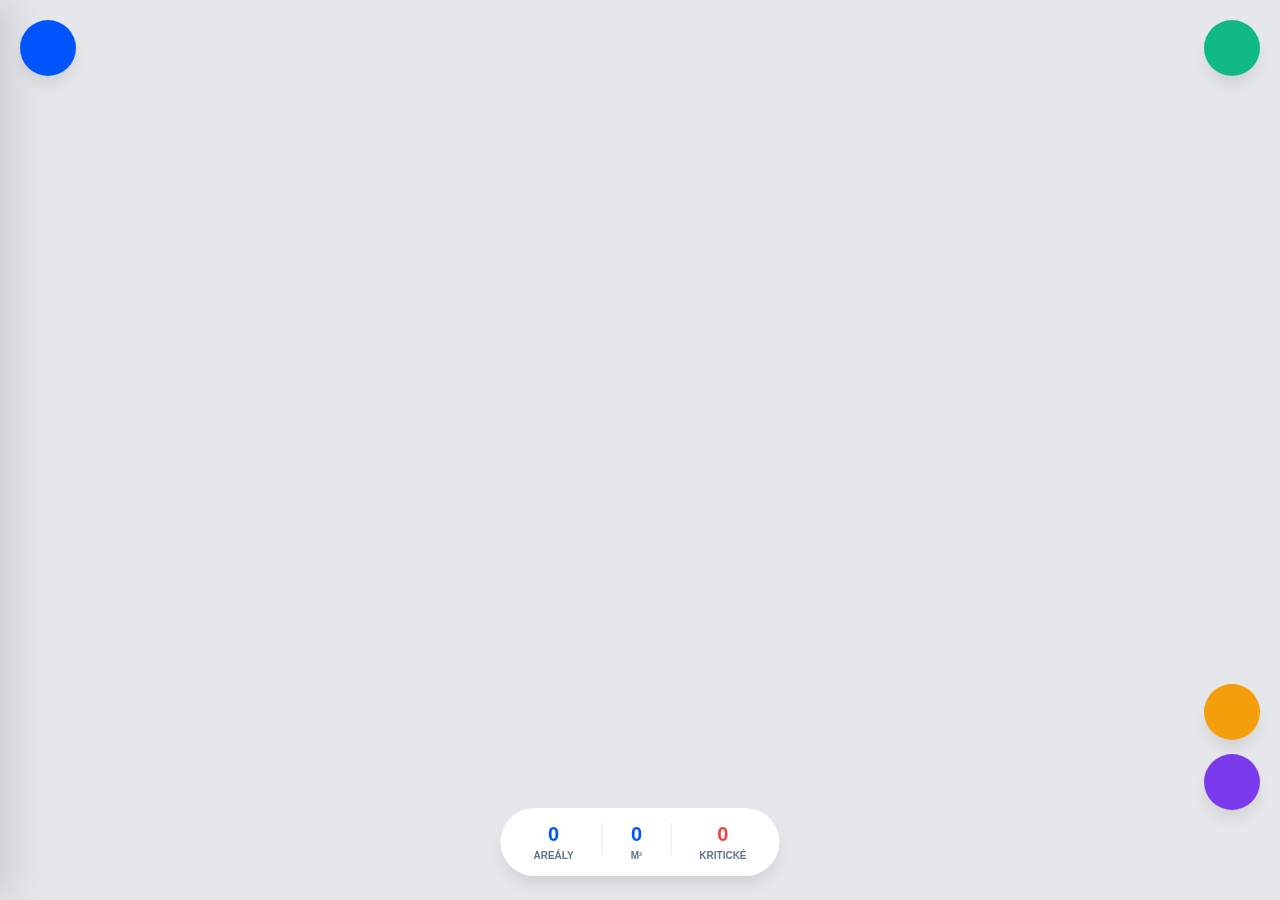
<file: jvs-ultimate-pro.html>
<!DOCTYPE html>
<html lang="cs">
<head>
<meta charset="UTF-8">
<meta name="viewport" content="width=device-width,initial-scale=1.0,maximum-scale=1.0,user-scalable=no,viewport-fit=cover">
<meta name="theme-color" content="#0055ff">
<meta name="apple-mobile-web-app-capable" content="yes">
<meta name="apple-mobile-web-app-status-bar-style" content="black-translucent">
<meta name="description" content="JVS Ultimate PRO - AI-powered vodárenský management s Firebase sync, offline režimem a pokročilou analytikou">
<title>JVS Ultimate PRO | AI Management System</title>

<!-- PWA Manifest -->
<link rel="manifest" href="[data-uri]">

<!-- Leaflet CSS -->
<link rel="stylesheet" href="https://cdnjs.cloudflare.com/ajax/libs/leaflet/1.9.4/leaflet.min.css">
<link rel="stylesheet" href="https://cdnjs.cloudflare.com/ajax/libs/leaflet.markercluster/1.5.3/MarkerCluster.css">
<link rel="stylesheet" href="https://cdnjs.cloudflare.com/ajax/libs/leaflet.markercluster/1.5.3/MarkerCluster.Default.css">

<!-- Fonts -->
<link href="https://fonts.googleapis.com/css2?family=Inter:wght@300;400;500;600;700;800;900&display=swap" rel="stylesheet">
<link href="https://cdnjs.cloudflare.com/ajax/libs/font-awesome/6.5.1/css/all.min.css" rel="stylesheet">

<style>
:root{--primary:#0055ff;--primary-dark:#0044cc;--accent:#7c3aed;--success:#10b981;--danger:#ef4444;--warning:#f59e0b;--secondary:#64748b;--bg-glass:rgba(255,255,255,0.95);--text-dark:#1e293b;--text-muted:#64748b;--shadow-lg:0 10px 15px -3px rgb(0 0 0/0.1);--radius:14px;--transition:all 0.3s cubic-bezier(0.4,0,0.2,1);}
*{margin:0;padding:0;box-sizing:border-box;-webkit-tap-highlight-color:transparent;}
body{font-family:'Inter',sans-serif;overflow:hidden;height:100vh;width:100vw;color:var(--text-dark);background:#f1f5f9;}
#mapWrapper{position:fixed;top:0;left:0;right:0;bottom:0;z-index:0;}
#map{height:100%;width:100%;background:#e5e7eb;}
.fab{pointer-events:auto;position:fixed;width:56px;height:56px;border-radius:50%;display:flex;align-items:center;justify-content:center;border:none;font-size:22px;box-shadow:var(--shadow-lg);transition:var(--transition);z-index:1100;backdrop-filter:blur(16px);}
.fab:hover{transform:scale(1.1);}.fab:active{transform:scale(0.95);}
.menu-fab{top:20px;left:20px;background:var(--primary);color:white;}
.add-fab{top:20px;right:20px;background:var(--success);color:white;}
.add-fab.active{background:var(--danger);transform:rotate(45deg);}
.ai-fab{bottom:90px;right:20px;background:var(--accent);color:white;animation:pulse-ai 2s infinite;}
.gps-fab{bottom:160px;right:20px;background:var(--warning);color:white;}
.gps-fab.active{background:var(--success);animation:pulse-gps 1.5s infinite;}
@keyframes pulse-ai{0%,100%{box-shadow:0 0 0 0 rgba(124,58,237,0.7);}50%{box-shadow:0 0 0 15px rgba(124,58,237,0);}}
@keyframes pulse-gps{0%,100%{box-shadow:0 0 0 0 rgba(16,185,129,0.7);}50%{box-shadow:0 0 0 12px rgba(16,185,129,0);}}
.quick-stats{pointer-events:auto;position:fixed;bottom:24px;left:50%;transform:translateX(-50%);background:var(--bg-glass);backdrop-filter:blur(16px);padding:14px 32px;border-radius:50px;box-shadow:var(--shadow-lg);display:flex;gap:28px;z-index:900;border:1px solid rgba(255,255,255,0.6);}
.qs-item{display:flex;flex-direction:column;align-items:center;gap:4px;}
.qs-val{font-size:20px;font-weight:800;color:var(--primary);}
.qs-lbl{font-size:10px;color:var(--text-muted);font-weight:600;text-transform:uppercase;}
.sidebar{pointer-events:auto;position:fixed;top:0;left:0;bottom:0;width:420px;max-width:90vw;background:var(--bg-glass);backdrop-filter:blur(16px);box-shadow:10px 0 40px rgba(0,0,0,0.12);transform:translateX(-100%);transition:transform 0.4s cubic-bezier(0.4,0,0.2,1);z-index:1050;display:flex;flex-direction:column;border-right:1px solid rgba(255,255,255,0.4);}
.sidebar.active{transform:translateX(0);}
.sidebar-header{padding:28px 24px;background:linear-gradient(135deg,var(--primary) 0%,var(--primary-dark) 100%);color:white;}
.brand-row{display:flex;justify-content:space-between;align-items:center;}
.app-brand{display:flex;align-items:center;gap:14px;}
.brand-icon{width:48px;height:48px;background:rgba(255,255,255,0.2);border-radius:12px;display:flex;align-items:center;justify-content:center;font-size:24px;font-weight:900;backdrop-filter:blur(10px);border:2px solid rgba(255,255,255,0.3);}
.brand-text h1{font-size:22px;font-weight:800;margin-bottom:2px;}
.brand-text p{font-size:11px;opacity:0.85;font-weight:500;}
.close-sidebar{background:rgba(255,255,255,0.15);border:none;color:white;width:36px;height:36px;border-radius:10px;display:flex;align-items:center;justify-content:center;transition:var(--transition);}
.close-sidebar:hover{background:rgba(255,255,255,0.25);}
.sidebar-content{overflow-y:auto;flex:1;padding:20px;}
.panel-section{background:white;border-radius:var(--radius);margin-bottom:16px;border:1px solid #e2e8f0;overflow:hidden;transition:var(--transition);}
.panel-head{padding:18px 20px;font-weight:700;font-size:14px;display:flex;justify-content:space-between;align-items:center;cursor:pointer;color:#475569;background:#fafbfc;}
.panel-head:hover{background:#f1f5f9;}
.panel-head .chevron{transition:transform 0.3s;color:var(--text-muted);}
.panel-section.open .chevron{transform:rotate(180deg);}
.panel-body{max-height:0;overflow:hidden;opacity:0;transition:all 0.4s cubic-bezier(0.4,0,0.2,1);}
.panel-section.open .panel-body{max-height:3000px;padding:20px;opacity:1;}
.form-group{margin-bottom:16px;}
.form-label{display:block;font-size:11px;font-weight:700;color:#64748b;margin-bottom:8px;text-transform:uppercase;}
.form-input,.form-select{width:100%;padding:12px 14px;border:1px solid #e2e8f0;border-radius:10px;font-size:14px;background:#f8fafc;transition:var(--transition);}
.form-input:focus,.form-select:focus{outline:none;border-color:var(--primary);background:white;box-shadow:0 0 0 4px rgba(0,85,255,0.08);}
.btn{display:inline-flex;align-items:center;justify-content:center;gap:8px;padding:12px 20px;border-radius:10px;border:none;font-weight:600;font-size:14px;transition:var(--transition);width:100%;cursor:pointer;}
.btn-primary{background:var(--primary);color:white;}
.btn-primary:hover{background:var(--primary-dark);}
.btn-success{background:var(--success);color:white;}
.btn-danger{background:var(--danger);color:white;}
.stats-grid{display:grid;grid-template-columns:1fr 1fr;gap:12px;}
.stat-item{background:#f8fafc;padding:16px;border-radius:12px;border:1px solid #f1f5f9;text-align:center;}
.stat-val{font-size:24px;font-weight:800;color:var(--primary);display:block;}
.stat-lbl{font-size:10px;color:#64748b;font-weight:600;text-transform:uppercase;}
.toast{position:fixed;top:20px;left:50%;transform:translateX(-50%);background:white;padding:12px 24px;border-radius:50px;box-shadow:var(--shadow-lg);display:flex;align-items:center;gap:12px;z-index:9999;animation:slideIn 0.3s ease-out;}
@keyframes slideIn{from{transform:translate(-50%,-20px);opacity:0;}to{transform:translate(-50%,0);opacity:1;}}
.modal{position:fixed;top:0;left:0;right:0;bottom:0;background:rgba(0,0,0,0.5);backdrop-filter:blur(8px);z-index:2000;display:none;align-items:center;justify-content:center;padding:20px;}
.modal.active{display:flex;}
.modal-card{background:white;border-radius:var(--radius);max-width:500px;width:100%;max-height:90vh;overflow-y:auto;box-shadow:var(--shadow-lg);}
.modal-header{padding:24px;border-bottom:1px solid #e2e8f0;display:flex;justify-content:space-between;align-items:center;}
.modal-title{font-size:20px;font-weight:800;color:var(--text-dark);}
.modal-close{background:none;border:none;font-size:28px;color:var(--text-muted);cursor:pointer;width:36px;height:36px;display:flex;align-items:center;justify-content:center;border-radius:8px;transition:var(--transition);}
.modal-close:hover{background:#f1f5f9;color:var(--danger);}
.modal-body{padding:24px;}
.route-list{display:flex;flex-direction:column;gap:8px;margin-top:12px;}
.route-item{background:#f8fafc;padding:12px;border-radius:10px;display:flex;align-items:center;gap:12px;border:1px solid #e2e8f0;cursor:move;}
.route-item:hover{background:white;box-shadow:var(--shadow-lg);}
.route-num{width:32px;height:32px;background:var(--primary);color:white;border-radius:50%;display:flex;align-items:center;justify-content:center;font-weight:800;font-size:14px;}
.route-name{flex:1;font-weight:600;font-size:14px;}
.route-remove{background:none;border:none;color:var(--danger);cursor:pointer;padding:6px;border-radius:6px;transition:var(--transition);}
.route-remove:hover{background:#fee2e2;}
.chart-container{position:relative;height:250px;margin-top:16px;}
@media (max-width:768px){.sidebar{width:100%;}.quick-stats{bottom:16px;gap:16px;padding:10px 20px;width:90vw;}.qs-lbl{display:none;}}
</style>
</head>
<body>

<!-- Map -->
<div id="mapWrapper">
    <div id="map"></div>
</div>

<!-- FAB Buttons -->
<button class="fab menu-fab" onclick="toggleSidebar()" aria-label="Menu">
    <i class="fas fa-bars"></i>
</button>

<button class="fab add-fab" id="addFab" onclick="toggleAddMode()" aria-label="Přidat areál">
    <i class="fas fa-plus"></i>
</button>

<button class="fab ai-fab" onclick="openAIModal()" aria-label="AI Asistent">
    <i class="fas fa-robot"></i>
</button>

<button class="fab gps-fab" id="gpsFab" onclick="toggleGPS()" aria-label="GPS">
    <i class="fas fa-location-crosshairs"></i>
</button>

<!-- Quick Stats -->
<div class="quick-stats">
    <div class="qs-item">
        <span class="qs-val" id="qsCount">0</span>
        <span class="qs-lbl">Areály</span>
    </div>
    <div style="width:1px;height:32px;background:#e2e8f0;"></div>
    <div class="qs-item">
        <span class="qs-val" id="qsArea">0</span>
        <span class="qs-lbl">m²</span>
    </div>
    <div style="width:1px;height:32px;background:#e2e8f0;"></div>
    <div class="qs-item">
        <span class="qs-val" id="qsCritical" style="color:var(--danger);">0</span>
        <span class="qs-lbl">Kritické</span>
    </div>
</div>

<!-- Sidebar -->
<aside class="sidebar" id="sidebar">
    <div class="sidebar-header">
        <div class="brand-row">
            <div class="app-brand">
                <div class="brand-icon">J</div>
                <div class="brand-text">
                    <h1>JVS Ultimate PRO</h1>
                    <p>AI Management System</p>
                </div>
            </div>
            <button class="close-sidebar" onclick="toggleSidebar()">
                <i class="fas fa-chevron-left"></i>
            </button>
        </div>
    </div>

    <div class="sidebar-content">
        <!-- Filtry -->
        <div class="panel-section open" id="panelFilters">
            <div class="panel-head" onclick="togglePanel('panelFilters')">
                <span><i class="fas fa-filter"></i> Filtry</span>
                <i class="fas fa-chevron-down chevron"></i>
            </div>
            <div class="panel-body">
                <div class="form-group">
                    <label class="form-label">Vyhledávání</label>
                    <input type="text" class="form-input" id="searchInput" placeholder="Název nebo okres..." oninput="applyFilters()">
                </div>
                <div class="stats-grid">
                    <div class="form-group">
                        <label class="form-label">Okres</label>
                        <select class="form-select" id="okresFilter" onchange="applyFilters()">
                            <option value="all">Všechny</option>
                            <option value="CB">Č. Budějovice</option>
                            <option value="TA">Tábor</option>
                            <option value="CK">Č. Krumlov</option>
                            <option value="PT">Prachatice</option>
                            <option value="PI">Písek</option>
                            <option value="ST">Strakonice</option>
                        </select>
                    </div>
                    <div class="form-group">
                        <label class="form-label">Kategorie</label>
                        <select class="form-select" id="katFilter" onchange="applyFilters()">
                            <option value="all">Všechny</option>
                            <option value="I.">Kat. I (Vysoká)</option>
                            <option value="II.">Kat. II (Střední)</option>
                            <option value="none">Bez kategorie</option>
                        </select>
                    </div>
                </div>
                <button class="btn btn-primary" onclick="resetFilters()" style="margin-top:12px;">
                    <i class="fas fa-undo"></i> Reset
                </button>
            </div>
        </div>

        <!-- Statistiky -->
        <div class="panel-section" id="panelStats">
            <div class="panel-head" onclick="togglePanel('panelStats')">
                <span><i class="fas fa-chart-line"></i> Statistiky</span>
                <i class="fas fa-chevron-down chevron"></i>
            </div>
            <div class="panel-body">
                <div class="stats-grid">
                    <div class="stat-item">
                        <span class="stat-val" id="statCount">0</span>
                        <span class="stat-lbl">Areály</span>
                    </div>
                    <div class="stat-item">
                        <span class="stat-val" id="statArea">0</span>
                        <span class="stat-lbl">m²</span>
                    </div>
                    <div class="stat-item">
                        <span class="stat-val" id="statFence">0</span>
                        <span class="stat-lbl">Ploty (bm)</span>
                    </div>
                    <div class="stat-item">
                        <span class="stat-val" id="statDone" style="color:var(--success);">0</span>
                        <span class="stat-lbl">Hotovo (7d)</span>
                    </div>
                </div>
                <div class="chart-container">
                    <canvas id="statsChart"></canvas>
                </div>
                <button class="btn btn-primary" onclick="exportCSV()" style="margin-top:16px;">
                    <i class="fas fa-file-csv"></i> Export CSV
                </button>
            </div>
        </div>

        <!-- Plánovač tras -->
        <div class="panel-section" id="panelRoute">
            <div class="panel-head" onclick="togglePanel('panelRoute')">
                <span><i class="fas fa-route"></i> Plánovač tras</span>
                <i class="fas fa-chevron-down chevron"></i>
            </div>
            <div class="panel-body">
                <div class="form-group">
                    <label class="form-label">Režim plánování</label>
                    <button class="btn btn-success" id="routeModeBtn" onclick="toggleRouteMode()">
                        <i class="fas fa-play"></i> Aktivovat
                    </button>
                </div>
                <div id="routeContent" style="display:none;">
                    <div class="route-list" id="routeList">
                        <p style="text-align:center;color:var(--text-muted);font-size:13px;">Klikněte na markery pro přidání do trasy...</p>
                    </div>
                    <div class="stats-grid" style="margin-top:16px;">
                        <div class="stat-item">
                            <span class="stat-val" id="routeDistance">0</span>
                            <span class="stat-lbl">KM</span>
                        </div>
                        <div class="stat-item">
                            <span class="stat-val" id="routeTime">0</span>
                            <span class="stat-lbl">MIN</span>
                        </div>
                    </div>
                    <div style="display:flex;gap:8px;margin-top:12px;">
                        <button class="btn btn-success" onclick="optimizeRoute()" style="flex:2;">
                            <i class="fas fa-wand-magic-sparkles"></i> Optimalizovat
                        </button>
                        <button class="btn btn-danger" onclick="clearRoute()" style="flex:1;">
                            <i class="fas fa-trash"></i>
                        </button>
                    </div>
                    <button class="btn btn-primary" onclick="generateAIProtocol()" style="margin-top:8px;">
                        <i class="fas fa-robot"></i> AI Protokol
                    </button>
                </div>
            </div>
        </div>
    </div>
</aside>

<!-- AI Modal -->
<div class="modal" id="aiModal">
    <div class="modal-card">
        <div class="modal-header">
            <h2 class="modal-title">🤖 AI Protokol</h2>
            <button class="modal-close" onclick="closeAIModal()">×</button>
        </div>
        <div class="modal-body" id="aiContent">
            <p style="text-align:center;color:var(--text-muted);">Generuji protokol...</p>
        </div>
    </div>
</div>

<!-- Toast Container -->
<div id="toastContainer"></div>

<!-- Scripts -->
<script src="https://cdnjs.cloudflare.com/ajax/libs/leaflet/1.9.4/leaflet.min.js"></script>
<script src="https://cdnjs.cloudflare.com/ajax/libs/leaflet.markercluster/1.5.3/leaflet.markercluster.js"></script>
<script src="https://cdnjs.cloudflare.com/ajax/libs/leaflet-heat/0.2.0/leaflet-heat.js"></script>
<script src="https://cdn.jsdelivr.net/npm/chart.js@4.4.0/dist/chart.umd.min.js"></script>
<script src="https://cdnjs.cloudflare.com/ajax/libs/jspdf/2.5.1/jspdf.umd.min.js"></script>

<script>
// === KONFIGURACE ===
const CONFIG = {
    defaultCenter: [49.15, 14.35],
    defaultZoom: 10,
    avgSpeed: 50,
    storageKey: 'jvs_ultimate_v1'
};

// === DATA AREÁLŮ ===
let arealData = [
    {id:1,nazev:"VDJ Amerika II",okres:"PI",kategorie:"I.",oploceni:293,vymera:3303,lat:49.305131,lon:14.166126},
    {id:2,nazev:"VDJ Drahonice",okres:"ST",kategorie:"I.",oploceni:376,vymera:5953,lat:49.202902,lon:14.063713},
    {id:3,nazev:"VDJ Vodňany",okres:"ST",kategorie:"I.",oploceni:252,vymera:1594,lat:49.16455,lon:14.177836},
    {id:4,nazev:"VDJ Hlavatce",okres:"CB",kategorie:"",oploceni:424,vymera:7968,lat:49.063584,lon:14.267751},
    {id:5,nazev:"VDJ Šibeniční vrch I",okres:"PT",kategorie:"I.",oploceni:245,vymera:1835,lat:49.025083,lon:13.994111},
    {id:6,nazev:"ÚV Husinecka přehrada",okres:"PT",kategorie:"",oploceni:703,vymera:4908,lat:49.034362,lon:13.99683},
    {id:7,nazev:"VDJ Šibeniční vrch II",okres:"PT",kategorie:"I.",oploceni:340,vymera:3206,lat:49.02671,lon:13.994001},
    {id:8,nazev:"VDJ Zálužany",okres:"PI",kategorie:"",oploceni:299,vymera:2350,lat:49.552857,lon:14.083381},
    {id:9,nazev:"VDJ Ptáčník",okres:"PT",kategorie:"II.",oploceni:239,vymera:1070,lat:49.066147,lon:14.186844},
    {id:10,nazev:"VDJ Zdoba",okres:"CB",kategorie:"II.",oploceni:225,vymera:15523,lat:49.212422,lon:14.338095},
    {id:11,nazev:"VDJ Domoradice",okres:"CK",kategorie:"I.",oploceni:450,vymera:4148,lat:48.829651,lon:14.326564},
    {id:12,nazev:"VDJ Horní Brána",okres:"CK",kategorie:"I.",oploceni:187,vymera:1665,lat:48.80797,lon:14.329352},
    {id:13,nazev:"VDJ Netřebice",okres:"CK",kategorie:"I.",oploceni:136,vymera:877,lat:48.783277,lon:14.456447},
    {id:14,nazev:"VDJ Plešivec",okres:"CK",kategorie:"I.",oploceni:119,vymera:975,lat:48.802231,lon:14.304933},
    {id:15,nazev:"VDJ Doudleby",okres:"CB",kategorie:"II.",oploceni:79,vymera:413,lat:48.888896,lon:14.480271},
    {id:16,nazev:"VDJ Jankov",okres:"CB",kategorie:"I.",oploceni:106,vymera:784,lat:48.968747,lon:14.301697},
    {id:17,nazev:"VDJ Hosín II",okres:"CB",kategorie:"I.",oploceni:399,vymera:4173,lat:49.030641,lon:14.501012},
    {id:18,nazev:"VDJ Chlum",okres:"CB",kategorie:"II.",oploceni:63,vymera:535,lat:49.096493,lon:14.388679},
    {id:19,nazev:"VDJ Chotýčany",okres:"CB",kategorie:"II.",oploceni:338,vymera:4775,lat:49.070748,lon:14.51946},
    {id:20,nazev:"VDJ Rudolfov III",okres:"CB",kategorie:"I.",oploceni:174,vymera:1868,lat:48.986207,lon:14.547076},
    {id:21,nazev:"VDJ Rimov - Vesce",okres:"CB",kategorie:"I.",oploceni:99,vymera:662,lat:48.847847,lon:14.466957},
    {id:22,nazev:"VDJ Hosin",okres:"CB",kategorie:"II.",oploceni:125,vymera:809,lat:49.033641,lon:14.492878},
    {id:23,nazev:"VDJ Včelná",okres:"CB",kategorie:"II.",oploceni:476,vymera:8660,lat:48.924663,lon:14.463506},
    {id:24,nazev:"VDJ Húry",okres:"CB",kategorie:"I.",oploceni:0,vymera:395,lat:49.006417,lon:14.549815},
    {id:25,nazev:"VDJ Chlumec",okres:"CB",kategorie:"II.",oploceni:110,vymera:811,lat:49.124766,lon:14.431321},
    {id:26,nazev:"VDJ Olešník",okres:"CB",kategorie:"I.",oploceni:117,vymera:380,lat:49.111103,lon:14.377766},
    {id:27,nazev:"ČS Bukovec",okres:"CB",kategorie:"I.",oploceni:300,vymera:4943,lat:48.881608,lon:14.449233},
    {id:28,nazev:"VDJ Heřman",okres:"CB",kategorie:"II.",oploceni:119,vymera:982,lat:48.909479,lon:14.499876},
    {id:29,nazev:"ČS Vidov u řeky",okres:"CB",kategorie:"II.",oploceni:212,vymera:2501,lat:48.924157,lon:14.489619},
    {id:30,nazev:"Vrt Vidov",okres:"CB",kategorie:"II.",oploceni:164,vymera:470,lat:48.924066,lon:14.489679},
    {id:31,nazev:"ÚV Plav",okres:"CB",kategorie:"I.",oploceni:1413,vymera:74777,lat:48.912611,lon:14.494018},
    {id:32,nazev:"VDJ Čekanice",okres:"TA",kategorie:"I.",oploceni:450,vymera:6344,lat:49.422197,lon:14.689896},
    {id:33,nazev:"VDJ Svatá Anna",okres:"TA",kategorie:"I.",oploceni:264,vymera:4192,lat:49.401133,lon:14.69864},
    {id:34,nazev:"VDJ Bezděčín",okres:"TA",kategorie:"I.",oploceni:169,vymera:1996,lat:49.323096,lon:14.628405},
    {id:35,nazev:"VDJ Milevsko",okres:"TA",kategorie:"I.",oploceni:129,vymera:823,lat:49.452521,lon:14.344102},
    {id:36,nazev:"VDJ Hodušín",okres:"TA",kategorie:"II.",oploceni:205,vymera:1708,lat:49.42967,lon:14.474214},
    {id:37,nazev:"VDJ Všechov",okres:"TA",kategorie:"I.",oploceni:199,vymera:1574,lat:49.430159,lon:14.623205},
    {id:38,nazev:"VDJ Zlukov",okres:"TA",kategorie:"II.",oploceni:184,vymera:1520,lat:49.196289,lon:14.736382},
    {id:39,nazev:"ÚV Tábor",okres:"TA",kategorie:"II.",oploceni:350,vymera:12262,lat:49.422872,lon:14.666426},
    {id:40,nazev:"ČS Sudoměřice",okres:"TA",kategorie:"I.",oploceni:220,vymera:2508,lat:49.28658,lon:14.547794},
    {id:41,nazev:"Provozní Vodojem Tábor",okres:"TA",kategorie:"II.",oploceni:155,vymera:1853,lat:49.413889,lon:14.659167}
];

// === STAV APLIKACE ===
let map, markerCluster, selectedRoute = [], routeMode = false, routeLine = null, currentFilteredData = [], statsChart = null, userLocation = null;

// === INICIALIZACE ===
document.addEventListener('DOMContentLoaded', () => {
    loadData();
    initMap();
    createMarkers(arealData);
    updateStats(arealData);
    initChart();
    registerServiceWorker();
    console.log('🚀 JVS Ultimate PRO inicializováno');
});

function loadData() {
    try {
        const saved = localStorage.getItem(CONFIG.storageKey);
        if (saved) {
            const parsed = JSON.parse(saved);
            arealData = arealData.map(d => {
                const s = parsed.find(x => x.id === d.id);
                return s ? {...d, ...s} : d;
            });
        }
    } catch (e) { console.error('Chyba při načítání dat', e); }
}

function saveData() {
    localStorage.setItem(CONFIG.storageKey, JSON.stringify(arealData));
}

// === MAPA ===
function initMap() {
    map = L.map('map', { zoomControl: false }).setView(CONFIG.defaultCenter, CONFIG.defaultZoom);
    
    L.tileLayer('https://{s}.basemaps.cartocdn.com/rastertiles/voyager/{z}/{x}/{y}{r}.png', {
        attribution: '© OpenStreetMap'
    }).addTo(map);
    
    L.control.zoom({ position: 'bottomright' }).addTo(map);
    
    markerCluster = L.markerClusterGroup({
        maxClusterRadius: 40,
        iconCreateFunction: cluster => L.divIcon({
            html: `<div style="background:var(--primary);color:white;border-radius:50%;width:40px;height:40px;display:flex;align-items:center;justify-content:center;font-weight:bold;border:3px solid white;box-shadow:var(--shadow-lg);">${cluster.getChildCount()}</div>`,
            className: 'cluster-icon',
            iconSize: L.point(40, 40)
        })
    });
    map.addLayer(markerCluster);
}

function getMarkerColor(areal) {
    if (areal.lastMaintenance && (Date.now() - areal.lastMaintenance < 7 * 86400000)) return '#10b981';
    if (areal.kategorie === 'I.') return '#ef4444';
    if (areal.kategorie === 'II.') return '#f59e0b';
    return '#64748b';
}

function createMarkers(data) {
    markerCluster.clearLayers();
    
    data.forEach(areal => {
        const color = getMarkerColor(areal);
        const icon = L.divIcon({
            className: 'marker-container',
            html: `<div style="width:32px;height:32px;border-radius:50% 50% 50% 0;transform:rotate(-45deg);background:${color};border:3px solid white;box-shadow:0 4px 10px rgba(0,0,0,0.2);"><div style="width:12px;height:12px;background:white;border-radius:50%;margin:7px 0 0 7px;"></div></div>`,
            iconSize: [32, 42],
            iconAnchor: [16, 42]
        });
        
        const marker = L.marker([areal.lat, areal.lon], { icon });
        
        marker.on('click', () => {
            if (routeMode) {
                addToRoute(areal.id);
            } else {
                marker.bindPopup(generatePopup(areal)).openPopup();
            }
        });
        
        markerCluster.addLayer(marker);
    });
    
    currentFilteredData = data;
}

function generatePopup(areal) {
    return `
        <div style="min-width:220px;">
            <h3 style="margin-bottom:8px;border-bottom:2px solid #f1f5f9;padding-bottom:4px;">${areal.nazev}</h3>
            <p><strong>Kat:</strong> ${areal.kategorie || 'Není'} | <strong>Okres:</strong> ${areal.okres}</p>
            <p><strong>Výměra:</strong> ${areal.vymera.toLocaleString()} m²</p>
            <div style="display:grid;grid-template-columns:1fr 1fr;gap:8px;margin-top:12px;">
                <button class="btn btn-primary" onclick="toggleMaintenance(${areal.id})" style="padding:8px;font-size:12px;">
                    <i class="fas fa-check"></i> Hotovo
                </button>
                <a href="https://www.google.com/maps/dir/?api=1&destination=${areal.lat},${areal.lon}" target="_blank" 
                   style="display:flex;align-items:center;justify-content:center;padding:8px;background:#e2e8f0;border-radius:10px;text-decoration:none;color:var(--text-dark);font-weight:600;font-size:12px;">
                   <i class="fas fa-location-arrow"></i>
                </a>
            </div>
        </div>
    `;
}

function toggleMaintenance(id) {
    const index = arealData.findIndex(x => x.id === id);
    if (index === -1) return;
    
    const current = arealData[index].lastMaintenance;
    if (current && (Date.now() - current < 86400000)) {
        arealData[index].lastMaintenance = null;
        showToast('Údržba zrušena', 'info');
    } else {
        arealData[index].lastMaintenance = Date.now();
        showToast('Údržba zaznamenána', 'success');
    }
    
    saveData();
    applyFilters();
    map.closePopup();
}

// === FILTRY ===
function applyFilters() {
    const search = document.getElementById('searchInput').value.toLowerCase();
    const okres = document.getElementById('okresFilter').value;
    const kat = document.getElementById('katFilter').value;
    
    const filtered = arealData.filter(a => {
        const matchSearch = a.nazev.toLowerCase().includes(search) || a.okres.toLowerCase().includes(search);
        const matchOkres = okres === 'all' || a.okres === okres;
        const matchKat = kat === 'all' || (kat === 'none' ? !a.kategorie : a.kategorie === kat);
        return matchSearch && matchOkres && matchKat;
    });
    
    createMarkers(filtered);
    updateStats(filtered);
}

function resetFilters() {
    document.getElementById('searchInput').value = '';
    document.getElementById('okresFilter').value = 'all';
    document.getElementById('katFilter').value = 'all';
    applyFilters();
    showToast('Filtry resetovány');
}

// === STATISTIKY ===
function updateStats(data) {
    const count = data.length;
    const area = data.reduce((sum, a) => sum + a.vymera, 0);
    const fence = data.reduce((sum, a) => sum + a.oploceni, 0);
    const done = data.filter(a => a.lastMaintenance && (Date.now() - a.lastMaintenance < 7 * 86400000)).length;
    const critical = data.filter(a => a.kategorie === 'I.' && !a.lastMaintenance).length;
    
    document.getElementById('statCount').textContent = count;
    document.getElementById('statArea').textContent = (area / 1000).toFixed(1) + 'k';
    document.getElementById('statFence').textContent = (fence / 1000).toFixed(1) + 'k';
    document.getElementById('statDone').textContent = done;
    
    document.getElementById('qsCount').textContent = count;
    document.getElementById('qsArea').textContent = (area / 1000).toFixed(1) + 'k';
    document.getElementById('qsCritical').textContent = critical;
    
    updateChart(data);
}

function initChart() {
    const ctx = document.getElementById('statsChart');
    if (!ctx) return;
    
    statsChart = new Chart(ctx, {
        type: 'doughnut',
        data: {
            labels: ['Kat. I', 'Kat. II', 'Bez kat.'],
            datasets: [{
                data: [0, 0, 0],
                backgroundColor: ['#ef4444', '#f59e0b', '#64748b']
            }]
        },
        options: {
            responsive: true,
            maintainAspectRatio: false,
            plugins: {
                legend: { position: 'bottom' }
            }
        }
    });
}

function updateChart(data) {
    if (!statsChart) return;
    
    const kat1 = data.filter(a => a.kategorie === 'I.').length;
    const kat2 = data.filter(a => a.kategorie === 'II.').length;
    const none = data.filter(a => !a.kategorie).length;
    
    statsChart.data.datasets[0].data = [kat1, kat2, none];
    statsChart.update();
}

// === ROUTING ===
function toggleRouteMode() {
    routeMode = !routeMode;
    const btn = document.getElementById('routeModeBtn');
    const content = document.getElementById('routeContent');
    
    if (routeMode) {
        btn.innerHTML = '<i class="fas fa-stop"></i> Deaktivovat';
        btn.classList.remove('btn-success');
        btn.classList.add('btn-danger');
        content.style.display = 'block';
        showToast('Klikněte na markery pro sestavení trasy', 'info');
    } else {
        btn.innerHTML = '<i class="fas fa-play"></i> Aktivovat';
        btn.classList.remove('btn-danger');
        btn.classList.add('btn-success');
        content.style.display = 'none';
        clearRoute();
    }
}

function addToRoute(id) {
    const areal = arealData.find(x => x.id === id);
    if (!areal || selectedRoute.find(r => r.id === id)) return;
    
    selectedRoute.push(areal);
    renderRoute();
    showToast(`Přidáno: ${areal.nazev}`, 'success');
}

function renderRoute() {
    const container = document.getElementById('routeList');
    
    if (selectedRoute.length === 0) {
        container.innerHTML = '<p style="text-align:center;color:var(--text-muted);font-size:13px;">Klikněte na markery pro přidání do trasy...</p>';
        if (routeLine) map.removeLayer(routeLine);
        return;
    }
    
    container.innerHTML = selectedRoute.map((a, idx) => `
        <div class="route-item">
            <div class="route-num">${idx + 1}</div>
            <div class="route-name">${a.nazev}</div>
            <button class="route-remove" onclick="removeFromRoute(${a.id})">
                <i class="fas fa-times"></i>
            </button>
        </div>
    `).join('');
    
    // Výpočet vzdálenosti
    let dist = 0;
    for (let i = 0; i < selectedRoute.length - 1; i++) {
        const p1 = L.latLng(selectedRoute[i].lat, selectedRoute[i].lon);
        const p2 = L.latLng(selectedRoute[i+1].lat, selectedRoute[i+1].lon);
        dist += p1.distanceTo(p2);
    }
    
    const km = (dist / 1000) * 1.3;
    const mins = (km / CONFIG.avgSpeed) * 60;
    
    document.getElementById('routeDistance').textContent = km.toFixed(1);
    document.getElementById('routeTime').textContent = Math.round(mins);
    
    // Vykreslení čáry
    if (routeLine) map.removeLayer(routeLine);
    if (selectedRoute.length > 1) {
        routeLine = L.polyline(selectedRoute.map(a => [a.lat, a.lon]), {
            color: '#0055ff',
            weight: 4,
            dashArray: '10, 10',
            opacity: 0.7
        }).addTo(map);
        map.fitBounds(routeLine.getBounds(), { padding: [50, 50] });
    }
}

function removeFromRoute(id) {
    selectedRoute = selectedRoute.filter(a => a.id !== id);
    renderRoute();
}

function clearRoute() {
    selectedRoute = [];
    renderRoute();
    showToast('Trasa smazána');
}

function optimizeRoute() {
    if (selectedRoute.length < 3) {
        showToast('Pro optimalizaci vyberte alespoň 3 body', 'warning');
        return;
    }
    
    // Nearest Neighbor algoritmus
    let unvisited = [...selectedRoute];
    let optimized = [unvisited.shift()];
    
    while (unvisited.length > 0) {
        let last = optimized[optimized.length - 1];
        let nearestIdx = 0;
        let minDist = Infinity;
        
        unvisited.forEach((curr, idx) => {
            let d = L.latLng(last.lat, last.lon).distanceTo(L.latLng(curr.lat, curr.lon));
            if (d < minDist) {
                minDist = d;
                nearestIdx = idx;
            }
        });
        
        optimized.push(unvisited.splice(nearestIdx, 1)[0]);
    }
    
    selectedRoute = optimized;
    renderRoute();
    showToast('Trasa optimalizována', 'success');
}

// === AI PROTOKOL ===
function generateAIProtocol() {
    if (selectedRoute.length === 0) {
        showToast('Vytvořte trasu', 'warning');
        return;
    }
    
    openAIModal();
    
    // Fallback protokol (bez Gemini API)
    let dist = 0;
    for (let i = 0; i < selectedRoute.length - 1; i++) {
        const p1 = L.latLng(selectedRoute[i].lat, selectedRoute[i].lon);
        const p2 = L.latLng(selectedRoute[i+1].lat, selectedRoute[i+1].lon);
        dist += p1.distanceTo(p2);
    }
    const km = (dist / 1000) * 1.3;
    const mins = (km / CONFIG.avgSpeed) * 60;
    
    let proto = `📋 PROTOKOL ÚDRŽBY JVS ${new Date().toLocaleDateString('cs-CZ')}\n`;
    proto += `═══════════════════════════════════════════════\n\n`;
    proto += `🗺️ TRASA (${selectedRoute.length} zastávek, ${km.toFixed(1)}km, ${mins.toFixed(0)}min)\n\n`;
    
    let currentTime = new Date();
    selectedRoute.forEach((a, i) => {
        const arr = new Date(currentTime);
        const dep = new Date(currentTime.getTime() + 30 * 60000);
        
        proto += `${i+1}. ${a.nazev.padEnd(25)} | ${a.okres.padEnd(12)} | ${a.kategorie || 'N/A'}\n`;
        proto += `   ⏰ Příjezd: ${arr.toLocaleTimeString('cs-CZ', {hour:'2-digit',minute:'2-digit'})} | Odjezd: ${dep.toLocaleTimeString('cs-CZ', {hour:'2-digit',minute:'2-digit'})}\n\n`;
        proto += `   📋 KONTROLNÍ SEZNAM:\n`;
        proto += `   ☐ Kontrola oplocení (${a.oploceni}bm)\n`;
        proto += `   ☐ Zámky a vstupy\n`;
        proto += `   ☐ Značení a cedule\n`;
        proto += `   ☐ Vegetace u oplocení\n`;
        proto += `   ☐ Foto dokumentace\n`;
        proto += `   ☐ Zápis do deníku\n\n`;
        
        if (i < selectedRoute.length - 1) {
            const nextDist = L.latLng(a.lat, a.lon).distanceTo(L.latLng(selectedRoute[i+1].lat, selectedRoute[i+1].lon));
            const nextTime = (nextDist / 1000 * 1.3) / CONFIG.avgSpeed * 60;
            currentTime = new Date(dep.getTime() + nextTime * 60000);
            proto += `   → ${selectedRoute[i+1].nazev}: ${(nextDist/1000*1.3).toFixed(1)}km | ${Math.round(nextTime)}min\n\n`;
        }
    });
    
    proto += `\n⚠️ BEZPEČNOST:\n`;
    proto += `• Ochranné pomůcky (helma, vesta)\n`;
    proto += `• Kontrola počasí\n`;
    proto += `• Hlášení nehod ihned\n`;
    proto += `• Žádné samostatné práce\n\n`;
    proto += `📦 MATERIÁL: nůžky, svorky, sprej, fotoaparát, deník\n`;
    proto += `👤 Vodíč: __________________ | Datum: ${new Date().toLocaleDateString('cs-CZ')}\n`;
    proto += `═══════════════════════════════════════════════\n`;
    proto += `Vygenerováno JVS Ultimate PRO`;
    
    document.getElementById('aiContent').innerHTML = `
        <pre style="background:#f8fafc;padding:16px;border-radius:10px;font-size:12px;font-family:monospace;white-space:pre-wrap;max-height:60vh;overflow-y:auto;">${proto}</pre>
        <button class="btn btn-primary" onclick="downloadPDF()" style="margin-top:16px;">
            <i class="fas fa-download"></i> Stáhnout PDF
        </button>
    `;
    
    window.currentProtocol = proto;
}

function downloadPDF() {
    const { jsPDF } = window.jspdf;
    const doc = new jsPDF();
    
    doc.setFontSize(16);
    doc.text('PROTOKOL ÚDRŽBY JVS', 105, 20, { align: 'center' });
    
    doc.setFontSize(10);
    const lines = doc.splitTextToSize(window.currentProtocol, 180);
    doc.text(lines, 15, 35);
    
    doc.save(`jvs-protokol-${new Date().toISOString().split('T')[0]}.pdf`);
    showToast('Protokol stažen', 'success');
}

// === GPS ===
function toggleGPS() {
    const btn = document.getElementById('gpsFab');
    
    if (userLocation) {
        userLocation = null;
        btn.classList.remove('active');
        showToast('GPS vypnuto');
    } else {
        if (navigator.geolocation) {
            navigator.geolocation.getCurrentPosition(pos => {
                userLocation = { lat: pos.coords.latitude, lon: pos.coords.longitude };
                map.setView([userLocation.lat, userLocation.lon], 13);
                btn.classList.add('active');
                showToast('GPS aktivováno', 'success');
                
                // Přidat marker uživatele
                L.marker([userLocation.lat, userLocation.lon], {
                    icon: L.divIcon({
                        html: '<div style="width:20px;height:20px;background:#10b981;border:3px solid white;border-radius:50%;box-shadow:0 0 0 8px rgba(16,185,129,0.3);"></div>',
                        iconSize: [20, 20],
                        iconAnchor: [10, 10]
                    })
                }).addTo(map);
            }, () => {
                showToast('GPS nedostupné', 'danger');
            });
        } else {
            showToast('GPS není podporováno', 'danger');
        }
    }
}

// === EXPORT ===
function exportCSV() {
    let csv = "ID;Nazev;Okres;Kategorie;Vymera;Oploceni;Lat;Lon;Udrzba\n";
    currentFilteredData.forEach(a => {
        csv += `${a.id};${a.nazev};${a.okres};${a.kategorie || ''};${a.vymera};${a.oploceni};${a.lat};${a.lon};${a.lastMaintenance || ''}\n`;
    });
    
    const blob = new Blob(['\uFEFF' + csv], { type: 'text/csv;charset=utf-8;' });
    const link = document.createElement("a");
    link.href = URL.createObjectURL(blob);
    link.setAttribute("download", `jvs-export-${new Date().toISOString().split('T')[0]}.csv`);
    document.body.appendChild(link);
    link.click();
    document.body.removeChild(link);
    
    showToast('CSV exportováno', 'success');
}

// === UI HELPERS ===
function toggleSidebar() {
    document.getElementById('sidebar').classList.toggle('active');
}

function togglePanel(id) {
    document.getElementById(id).classList.toggle('open');
}

function toggleAddMode() {
    const btn = document.getElementById('addFab');
    btn.classList.toggle('active');
    showToast('Funkce v přípravě', 'info');
}

function openAIModal() {
    document.getElementById('aiModal').classList.add('active');
}

function closeAIModal() {
    document.getElementById('aiModal').classList.remove('active');
}

function showToast(msg, type = 'info') {
    const container = document.getElementById('toastContainer');
    const toast = document.createElement('div');
    toast.className = 'toast';
    const icon = type === 'success' ? 'check-circle' : (type === 'danger' ? 'exclamation-triangle' : 'info-circle');
    toast.innerHTML = `<i class="fas fa-${icon}" style="color:var(--${type});"></i> <span>${msg}</span>`;
    container.appendChild(toast);
    
    setTimeout(() => {
        toast.style.opacity = '0';
        setTimeout(() => toast.remove(), 500);
    }, 3000);
}

// === PWA ===
function registerServiceWorker() {
    if ('serviceWorker' in navigator) {
        navigator.serviceWorker.register('data:application/javascript;base64,' + btoa(`
            const CACHE = 'jvs-v1';
            self.addEventListener('install', e => {
                e.waitUntil(caches.open(CACHE).then(c => c.addAll(['/'])));
            });
            self.addEventListener('fetch', e => {
                e.respondWith(caches.match(e.request).then(r => r || fetch(e.request)));
            });
        `)).then(() => console.log('✅ PWA ready')).catch(() => {});
    }
}
</script>

</body>
</html>
</file>
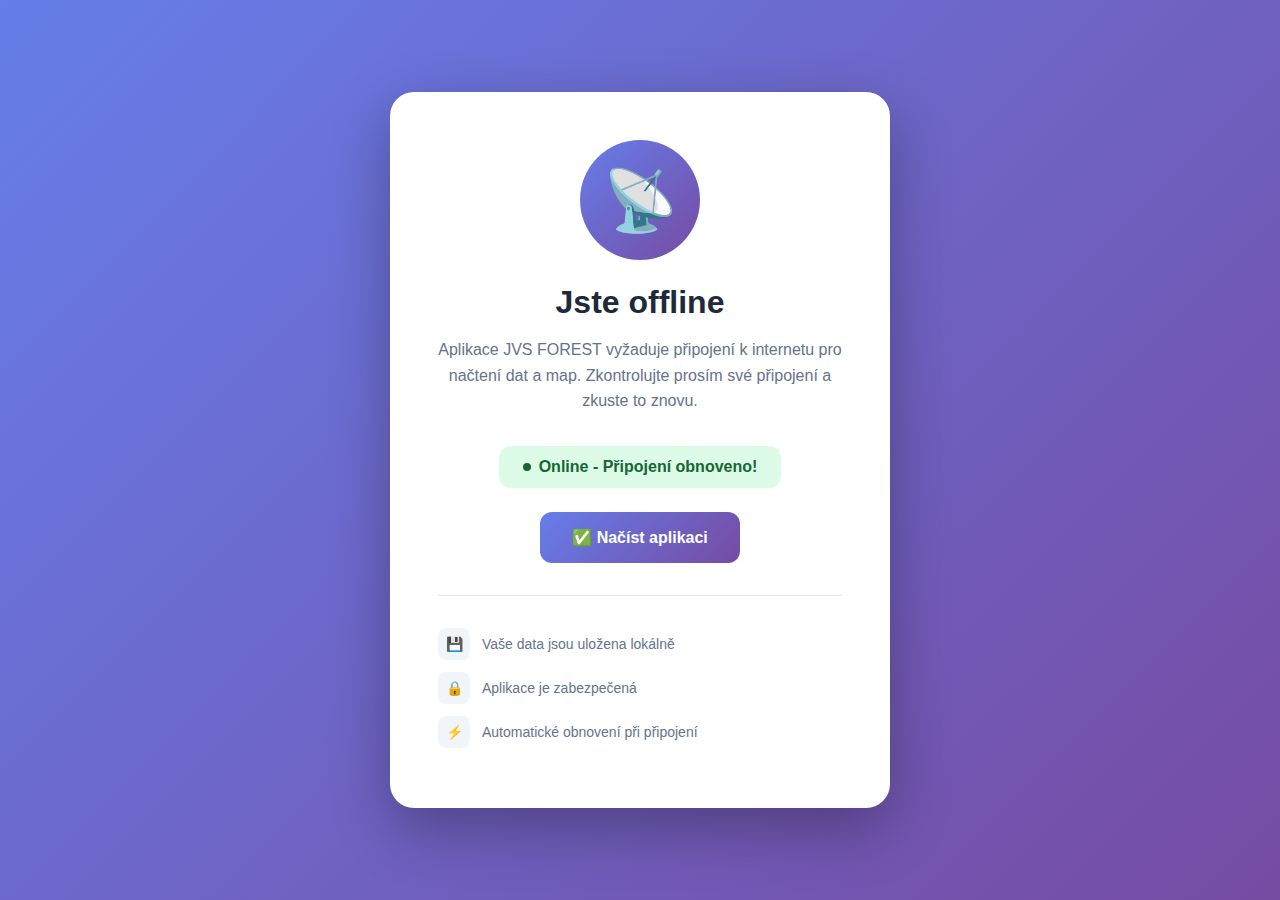
<file: offline.html>
<!DOCTYPE html>
<html lang="cs">
<head>
    <meta charset="UTF-8">
    <meta name="viewport" content="width=device-width, initial-scale=1.0">
    <meta name="theme-color" content="#0055ff">
    <title>Offline - JVS FOREST</title>
    <style>
        * {
            margin: 0;
            padding: 0;
            box-sizing: border-box;
        }
        
        body {
            font-family: -apple-system, BlinkMacSystemFont, 'Segoe UI', Roboto, sans-serif;
            background: linear-gradient(135deg, #667eea 0%, #764ba2 100%);
            min-height: 100vh;
            display: flex;
            align-items: center;
            justify-content: center;
            padding: 20px;
        }
        
        .container {
            background: white;
            border-radius: 24px;
            padding: 48px;
            max-width: 500px;
            text-align: center;
            box-shadow: 0 20px 60px rgba(0, 0, 0, 0.3);
        }
        
        .icon {
            width: 120px;
            height: 120px;
            margin: 0 auto 24px;
            background: linear-gradient(135deg, #667eea 0%, #764ba2 100%);
            border-radius: 50%;
            display: flex;
            align-items: center;
            justify-content: center;
            font-size: 60px;
            animation: pulse 2s infinite;
        }
        
        @keyframes pulse {
            0%, 100% {
                transform: scale(1);
            }
            50% {
                transform: scale(1.05);
            }
        }
        
        h1 {
            font-size: 32px;
            font-weight: 900;
            color: #1e293b;
            margin-bottom: 16px;
        }
        
        p {
            font-size: 16px;
            color: #64748b;
            line-height: 1.6;
            margin-bottom: 32px;
        }
        
        .status {
            display: inline-flex;
            align-items: center;
            gap: 8px;
            padding: 12px 24px;
            background: #fee2e2;
            color: #991b1b;
            border-radius: 12px;
            font-weight: 600;
            margin-bottom: 24px;
        }
        
        .status.online {
            background: #dcfce7;
            color: #166534;
        }
        
        .dot {
            width: 8px;
            height: 8px;
            border-radius: 50%;
            background: currentColor;
            animation: blink 1.5s infinite;
        }
        
        @keyframes blink {
            0%, 100% {
                opacity: 1;
            }
            50% {
                opacity: 0.3;
            }
        }
        
        .btn {
            display: inline-block;
            padding: 16px 32px;
            background: linear-gradient(135deg, #667eea 0%, #764ba2 100%);
            color: white;
            text-decoration: none;
            border-radius: 12px;
            font-weight: 600;
            transition: transform 0.2s;
        }
        
        .btn:hover {
            transform: translateY(-2px);
        }
        
        .features {
            margin-top: 32px;
            padding-top: 32px;
            border-top: 1px solid #e2e8f0;
            text-align: left;
        }
        
        .feature {
            display: flex;
            align-items: center;
            gap: 12px;
            margin-bottom: 12px;
            font-size: 14px;
            color: #64748b;
        }
        
        .feature-icon {
            width: 32px;
            height: 32px;
            background: #f1f5f9;
            border-radius: 8px;
            display: flex;
            align-items: center;
            justify-content: center;
            flex-shrink: 0;
        }
    </style>
</head>
<body>
    <div class="container">
        <div class="icon">📡</div>
        
        <h1>Jste offline</h1>
        
        <p>
            Aplikace JVS FOREST vyžaduje připojení k internetu pro načtení dat a map. 
            Zkontrolujte prosím své připojení a zkuste to znovu.
        </p>
        
        <div class="status" id="status">
            <span class="dot"></span>
            <span id="statusText">Offline</span>
        </div>
        
        <a href="/" class="btn" id="retryBtn">🔄 Zkusit znovu</a>
        
        <div class="features">
            <div class="feature">
                <div class="feature-icon">💾</div>
                <div>Vaše data jsou uložena lokálně</div>
            </div>
            <div class="feature">
                <div class="feature-icon">🔒</div>
                <div>Aplikace je zabezpečená</div>
            </div>
            <div class="feature">
                <div class="feature-icon">⚡</div>
                <div>Automatické obnovení při připojení</div>
            </div>
        </div>
    </div>
    
    <script>
        // Check connection status
        function updateStatus() {
            const status = document.getElementById('status');
            const statusText = document.getElementById('statusText');
            const retryBtn = document.getElementById('retryBtn');
            
            if (navigator.onLine) {
                status.classList.add('online');
                statusText.textContent = 'Online - Připojení obnoveno!';
                retryBtn.textContent = '✅ Načíst aplikaci';
                
                // Auto-reload after 2 seconds
                setTimeout(() => {
                    window.location.href = '/';
                }, 2000);
            } else {
                status.classList.remove('online');
                statusText.textContent = 'Offline';
                retryBtn.textContent = '🔄 Zkusit znovu';
            }
        }
        
        // Listen for online/offline events
        window.addEventListener('online', updateStatus);
        window.addEventListener('offline', updateStatus);
        
        // Initial check
        updateStatus();
        
        // Periodic check
        setInterval(updateStatus, 3000);
        
        // Retry button
        document.getElementById('retryBtn').addEventListener('click', (e) => {
            if (!navigator.onLine) {
                e.preventDefault();
                alert('Stále jste offline. Zkontrolujte připojení k internetu.');
            }
        });
    </script>
</body>
</html>
</file>
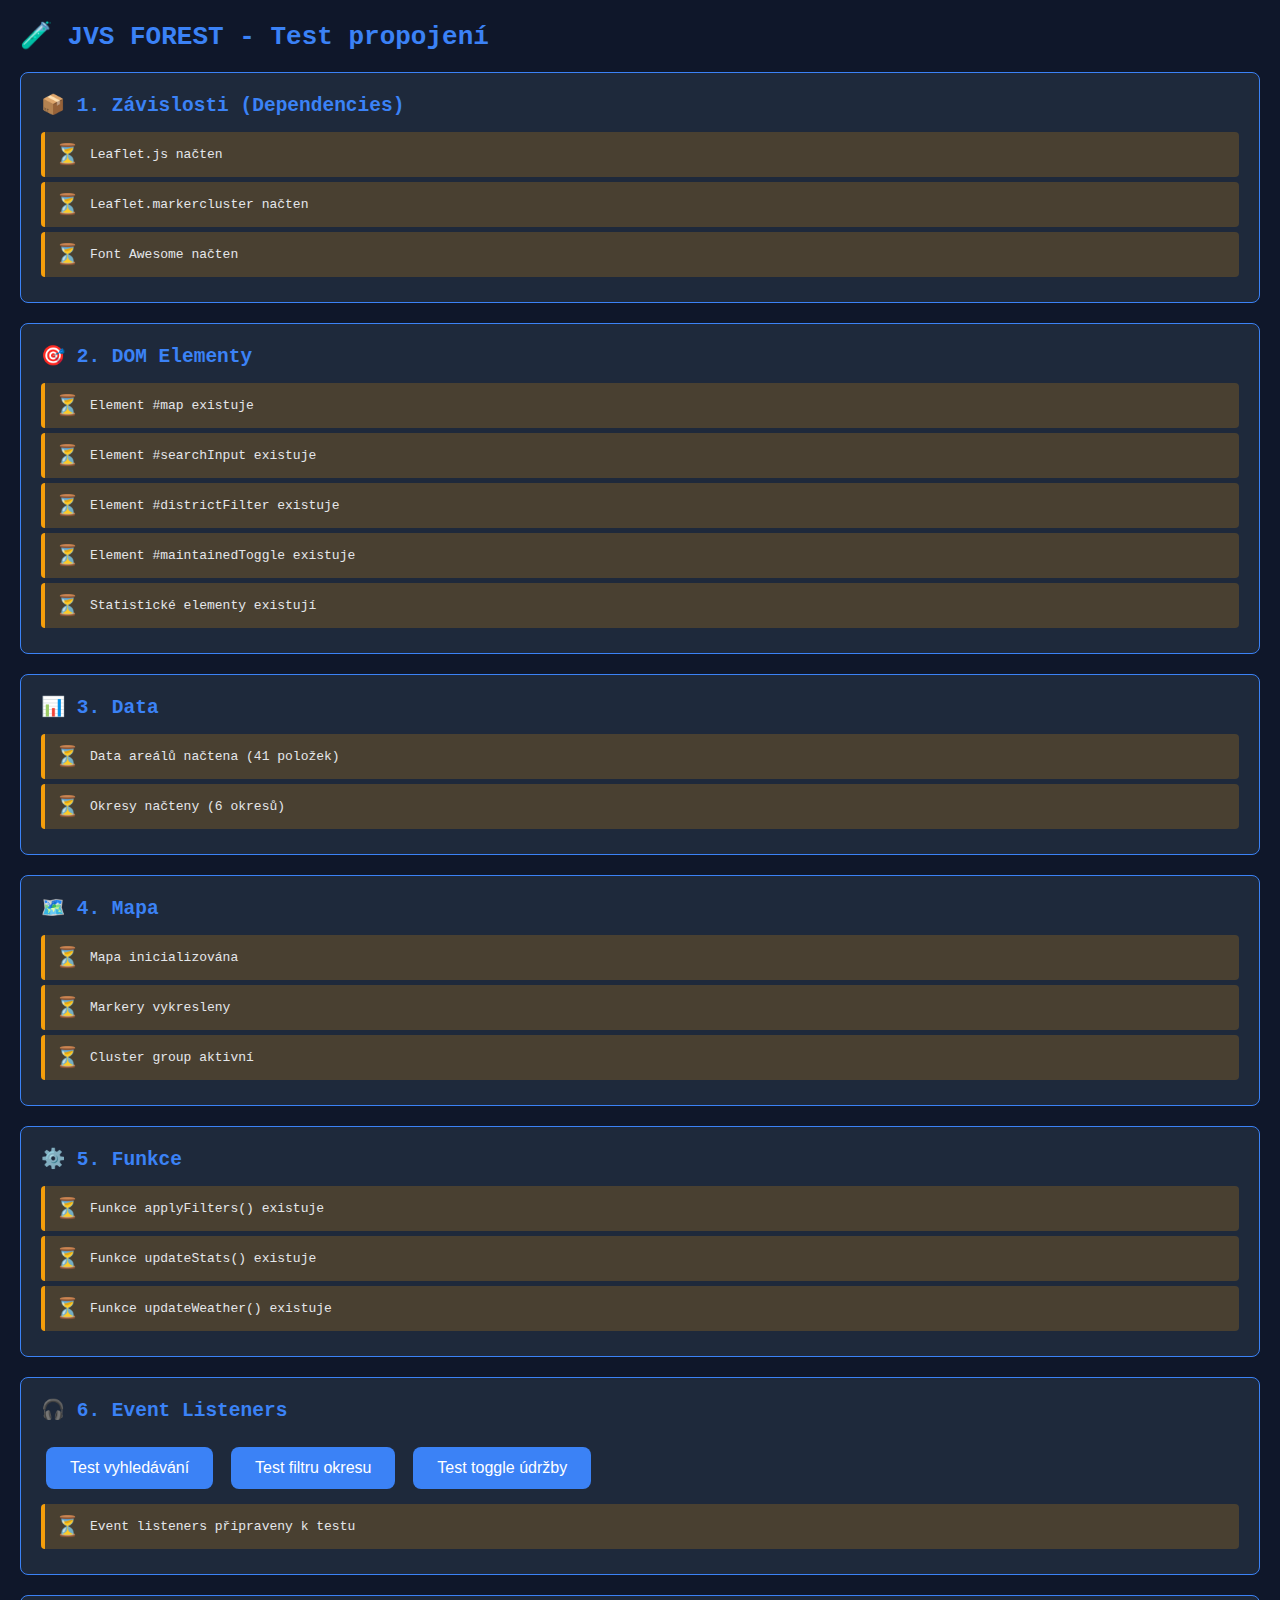
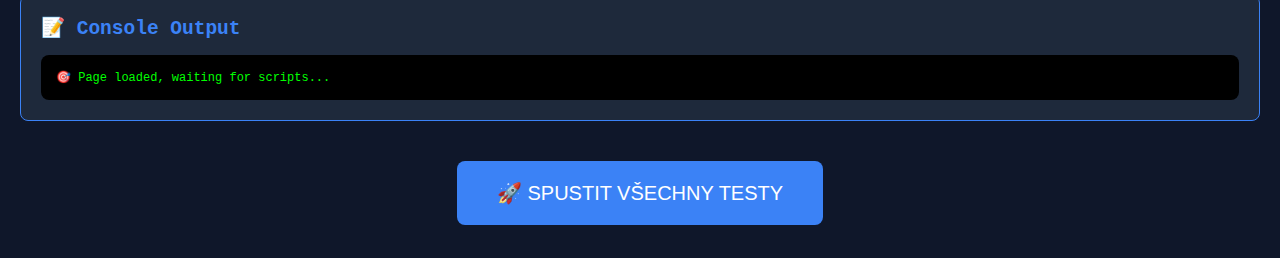
<file: test-connections.html>
<!DOCTYPE html>
<html lang="cs">
<head>
    <meta charset="UTF-8">
    <meta name="viewport" content="width=device-width, initial-scale=1.0">
    <title>JVS Test - Verifikace propojení</title>
    <style>
        * { margin: 0; padding: 0; box-sizing: border-box; }
        body { 
            font-family: monospace; 
            background: #0f172a; 
            color: #e5e7eb; 
            padding: 20px;
        }
        .test-section {
            background: #1e293b;
            border: 1px solid #3b82f6;
            border-radius: 8px;
            padding: 20px;
            margin-bottom: 20px;
        }
        .test-section h2 {
            color: #3b82f6;
            margin-bottom: 15px;
        }
        .test-item {
            padding: 10px;
            margin: 5px 0;
            border-radius: 4px;
            display: flex;
            align-items: center;
            gap: 10px;
        }
        .test-item.pass {
            background: rgba(16, 185, 129, 0.2);
            border-left: 4px solid #10b981;
        }
        .test-item.fail {
            background: rgba(239, 68, 68, 0.2);
            border-left: 4px solid #ef4444;
        }
        .test-item.pending {
            background: rgba(245, 158, 11, 0.2);
            border-left: 4px solid #f59e0b;
        }
        .icon { font-size: 20px; }
        .pass .icon { color: #10b981; }
        .fail .icon { color: #ef4444; }
        .pending .icon { color: #f59e0b; }
        button {
            background: #3b82f6;
            color: white;
            border: none;
            padding: 12px 24px;
            border-radius: 8px;
            cursor: pointer;
            font-size: 16px;
            margin: 10px 5px;
        }
        button:hover { background: #2563eb; }
        #console {
            background: #000;
            color: #0f0;
            padding: 15px;
            border-radius: 8px;
            font-size: 12px;
            max-height: 300px;
            overflow-y: auto;
            white-space: pre-wrap;
        }
    </style>
</head>
<body>

<h1 style="color: #3b82f6; margin-bottom: 20px;">🧪 JVS FOREST - Test propojení</h1>

<!-- Dependencies Test -->
<div class="test-section">
    <h2>📦 1. Závislosti (Dependencies)</h2>
    <div id="leafletTest" class="test-item pending">
        <span class="icon">⏳</span>
        <span>Leaflet.js načten</span>
    </div>
    <div id="clusterTest" class="test-item pending">
        <span class="icon">⏳</span>
        <span>Leaflet.markercluster načten</span>
    </div>
    <div id="fontAwesomeTest" class="test-item pending">
        <span class="icon">⏳</span>
        <span>Font Awesome načten</span>
    </div>
</div>

<!-- DOM Elements Test -->
<div class="test-section">
    <h2>🎯 2. DOM Elementy</h2>
    <div id="mapTest" class="test-item pending">
        <span class="icon">⏳</span>
        <span>Element #map existuje</span>
    </div>
    <div id="searchTest" class="test-item pending">
        <span class="icon">⏳</span>
        <span>Element #searchInput existuje</span>
    </div>
    <div id="districtTest" class="test-item pending">
        <span class="icon">⏳</span>
        <span>Element #districtFilter existuje</span>
    </div>
    <div id="toggleTest" class="test-item pending">
        <span class="icon">⏳</span>
        <span>Element #maintainedToggle existuje</span>
    </div>
    <div id="statsTest" class="test-item pending">
        <span class="icon">⏳</span>
        <span>Statistické elementy existují</span>
    </div>
</div>

<!-- Data Test -->
<div class="test-section">
    <h2>📊 3. Data</h2>
    <div id="areasTest" class="test-item pending">
        <span class="icon">⏳</span>
        <span>Data areálů načtena (41 položek)</span>
    </div>
    <div id="districtsTest" class="test-item pending">
        <span class="icon">⏳</span>
        <span>Okresy načteny (6 okresů)</span>
    </div>
</div>

<!-- Map Test -->
<div class="test-section">
    <h2>🗺️ 4. Mapa</h2>
    <div id="mapInitTest" class="test-item pending">
        <span class="icon">⏳</span>
        <span>Mapa inicializována</span>
    </div>
    <div id="markersTest" class="test-item pending">
        <span class="icon">⏳</span>
        <span>Markery vykresleny</span>
    </div>
    <div id="clusterGroupTest" class="test-item pending">
        <span class="icon">⏳</span>
        <span>Cluster group aktivní</span>
    </div>
</div>

<!-- Functions Test -->
<div class="test-section">
    <h2>⚙️ 5. Funkce</h2>
    <div id="filterTest" class="test-item pending">
        <span class="icon">⏳</span>
        <span>Funkce applyFilters() existuje</span>
    </div>
    <div id="statsUpdateTest" class="test-item pending">
        <span class="icon">⏳</span>
        <span>Funkce updateStats() existuje</span>
    </div>
    <div id="weatherTest" class="test-item pending">
        <span class="icon">⏳</span>
        <span>Funkce updateWeather() existuje</span>
    </div>
</div>

<!-- Event Listeners Test -->
<div class="test-section">
    <h2>🎧 6. Event Listeners</h2>
    <button onclick="testSearch()">Test vyhledávání</button>
    <button onclick="testDistrict()">Test filtru okresu</button>
    <button onclick="testToggle()">Test toggle údržby</button>
    <div id="eventTest" class="test-item pending">
        <span class="icon">⏳</span>
        <span>Event listeners připraveny k testu</span>
    </div>
</div>

<!-- Console Output -->
<div class="test-section">
    <h2>📝 Console Output</h2>
    <div id="console"></div>
</div>

<!-- Run Tests Button -->
<div style="text-align: center; margin: 30px 0;">
    <button onclick="runAllTests()" style="font-size: 20px; padding: 20px 40px;">
        🚀 SPUSTIT VŠECHNY TESTY
    </button>
</div>

<script>
// Capture console logs
const consoleDiv = document.getElementById('console');
const originalLog = console.log;
console.log = function(...args) {
    originalLog.apply(console, args);
    consoleDiv.textContent += args.join(' ') + '\n';
    consoleDiv.scrollTop = consoleDiv.scrollHeight;
};

function setTestResult(id, pass, message) {
    const el = document.getElementById(id);
    el.className = `test-item ${pass ? 'pass' : 'fail'}`;
    el.querySelector('.icon').textContent = pass ? '✅' : '❌';
    if (message) {
        el.querySelector('span:last-child').textContent = message;
    }
}

function runAllTests() {
    console.log('🧪 Starting comprehensive tests...\n');
    
    // 1. Dependencies
    console.log('📦 Testing dependencies...');
    setTestResult('leafletTest', typeof L !== 'undefined', 
        `Leaflet.js ${typeof L !== 'undefined' ? 'načten ✓' : 'CHYBÍ ✗'}`);
    setTestResult('clusterTest', typeof L !== 'undefined' && L.markerClusterGroup !== undefined,
        `Leaflet.markercluster ${typeof L !== 'undefined' && L.markerClusterGroup !== undefined ? 'načten ✓' : 'CHYBÍ ✗'}`);
    setTestResult('fontAwesomeTest', document.querySelector('link[href*="font-awesome"]') !== null,
        `Font Awesome ${document.querySelector('link[href*="font-awesome"]') !== null ? 'načten ✓' : 'CHYBÍ ✗'}`);
    
    // 2. DOM Elements
    console.log('\n🎯 Testing DOM elements...');
    const mapEl = document.getElementById('map');
    const searchEl = document.getElementById('searchInput');
    const districtEl = document.getElementById('districtFilter');
    const toggleEl = document.getElementById('maintainedToggle');
    const totalCount = document.getElementById('totalCount');
    const remainingCount = document.getElementById('remainingCount');
    
    setTestResult('mapTest', mapEl !== null, 
        `#map ${mapEl ? 'existuje ✓' : 'NEEXISTUJE ✗'}`);
    setTestResult('searchTest', searchEl !== null,
        `#searchInput ${searchEl ? 'existuje ✓' : 'NEEXISTUJE ✗'}`);
    setTestResult('districtTest', districtEl !== null,
        `#districtFilter ${districtEl ? 'existuje ✓' : 'NEEXISTUJE ✗'}`);
    setTestResult('toggleTest', toggleEl !== null,
        `#maintainedToggle ${toggleEl ? 'existuje ✓' : 'NEEXISTUJE ✗'}`);
    setTestResult('statsTest', totalCount !== null && remainingCount !== null,
        `Statistiky ${totalCount && remainingCount ? 'existují ✓' : 'NEEXISTUJÍ ✗'}`);
    
    // 3. Data (check if script loaded)
    console.log('\n📊 Testing data...');
    setTimeout(() => {
        const hasAreas = typeof areas !== 'undefined';
        const areaCount = hasAreas ? areas.length : 0;
        const districts = hasAreas ? [...new Set(areas.map(a => a.district))] : [];
        
        setTestResult('areasTest', hasAreas && areaCount === 41,
            `Data areálů: ${areaCount}/41 ${areaCount === 41 ? '✓' : '✗'}`);
        setTestResult('districtsTest', districts.length === 6,
            `Okresy: ${districts.length}/6 (${districts.join(', ')}) ${districts.length === 6 ? '✓' : '✗'}`);
        
        // 4. Map
        console.log('\n🗺️ Testing map...');
        const hasMap = typeof map !== 'undefined' && map !== null;
        const hasClusterGroup = typeof clusterGroup !== 'undefined' && clusterGroup !== null;
        const markerCount = hasClusterGroup ? clusterGroup.getLayers().length : 0;
        
        setTestResult('mapInitTest', hasMap,
            `Mapa ${hasMap ? 'inicializována ✓' : 'NEINICIALIZOVÁNA ✗'}`);
        setTestResult('clusterGroupTest', hasClusterGroup,
            `Cluster group ${hasClusterGroup ? 'aktivní ✓' : 'NEAKTIVNÍ ✗'}`);
        setTestResult('markersTest', markerCount > 0,
            `Markery: ${markerCount}/41 ${markerCount === 41 ? '✓' : markerCount > 0 ? '⚠' : '✗'}`);
        
        // 5. Functions
        console.log('\n⚙️ Testing functions...');
        setTestResult('filterTest', typeof applyFilters === 'function',
            `applyFilters() ${typeof applyFilters === 'function' ? 'existuje ✓' : 'NEEXISTUJE ✗'}`);
        setTestResult('statsUpdateTest', typeof updateStats === 'function',
            `updateStats() ${typeof updateStats === 'function' ? 'existuje ✓' : 'NEEXISTUJE ✗'}`);
        setTestResult('weatherTest', typeof updateWeather === 'function',
            `updateWeather() ${typeof updateWeather === 'function' ? 'existuje ✓' : 'NEEXISTUJE ✗'}`);
        
        console.log('\n✅ All tests completed!');
        console.log('\n📊 Summary:');
        console.log(`- Dependencies: ${typeof L !== 'undefined' ? 'OK' : 'FAIL'}`);
        console.log(`- DOM Elements: ${mapEl && searchEl && districtEl && toggleEl ? 'OK' : 'FAIL'}`);
        console.log(`- Data: ${hasAreas && areaCount === 41 ? 'OK' : 'FAIL'}`);
        console.log(`- Map: ${hasMap && hasClusterGroup ? 'OK' : 'FAIL'}`);
        console.log(`- Functions: ${typeof applyFilters === 'function' ? 'OK' : 'FAIL'}`);
        
    }, 2000); // Wait for script to load
}

function testSearch() {
    const searchInput = document.getElementById('searchInput');
    if (searchInput) {
        searchInput.value = 'Amerika';
        searchInput.dispatchEvent(new Event('input'));
        console.log('🔍 Test vyhledávání: "Amerika" zadáno');
        setTimeout(() => {
            const count = typeof filteredAreas !== 'undefined' ? filteredAreas.length : 0;
            console.log(`   Výsledek: ${count} areál(ů) nalezeno`);
            setTestResult('eventTest', count === 1, 
                `Vyhledávání funguje ${count === 1 ? '✓' : '✗'} (nalezeno ${count})`);
        }, 500);
    }
}

function testDistrict() {
    const districtFilter = document.getElementById('districtFilter');
    if (districtFilter) {
        districtFilter.value = 'CB';
        districtFilter.dispatchEvent(new Event('change'));
        console.log('🗺️ Test filtru okresu: "CB" vybráno');
        setTimeout(() => {
            const count = typeof filteredAreas !== 'undefined' ? filteredAreas.length : 0;
            console.log(`   Výsledek: ${count} areál(ů) v CB`);
            setTestResult('eventTest', count === 20,
                `Filtr okresu funguje ${count === 20 ? '✓' : '✗'} (nalezeno ${count}/20)`);
        }, 500);
    }
}

function testToggle() {
    const toggle = document.getElementById('maintainedToggle');
    if (toggle) {
        toggle.checked = true;
        toggle.dispatchEvent(new Event('change'));
        console.log('✅ Test toggle údržby: zapnuto');
        setTimeout(() => {
            const count = typeof filteredAreas !== 'undefined' ? filteredAreas.length : 0;
            console.log(`   Výsledek: ${count} areál(ů) k údržbě`);
            setTestResult('eventTest', count === 41,
                `Toggle údržby funguje ${count === 41 ? '✓' : '✗'} (nalezeno ${count}/41)`);
        }, 500);
    }
}

// Auto-run tests after page load
window.addEventListener('load', () => {
    console.log('🎯 Page loaded, waiting for scripts...');
    setTimeout(runAllTests, 1000);
});
</script>

<!-- Load Leaflet -->
<link rel="stylesheet" href="https://unpkg.com/leaflet@1.9.4/dist/leaflet.css">
<link rel="stylesheet" href="https://unpkg.com/leaflet.markercluster@1.5.3/dist/MarkerCluster.css">
<link rel="stylesheet" href="https://unpkg.com/leaflet.markercluster@1.5.3/dist/MarkerCluster.Default.css">
<link rel="stylesheet" href="https://cdnjs.cloudflare.com/ajax/libs/font-awesome/6.5.2/css/all.min.css">

<script src="https://unpkg.com/leaflet@1.9.4/dist/leaflet.js"></script>
<script src="https://unpkg.com/leaflet.markercluster@1.5.3/dist/leaflet.markercluster.js"></script>

<!-- Create minimal DOM for testing -->
<div id="map" style="display:none;"></div>
<input id="searchInput" style="display:none;">
<select id="districtFilter" style="display:none;"></select>
<input type="checkbox" id="maintainedToggle" style="display:none;">
<div id="totalCount" style="display:none;"></div>
<div id="remainingCount" style="display:none;"></div>
<div id="totalArea" style="display:none;"></div>
<div id="totalFence" style="display:none;"></div>
<div id="weatherContent" style="display:none;"></div>
<div id="toastContainer" style="display:none;"></div>

<!-- Load main script -->
<script src="scripts/provozni-mapa.js"></script>

</body>
</html>
</file>
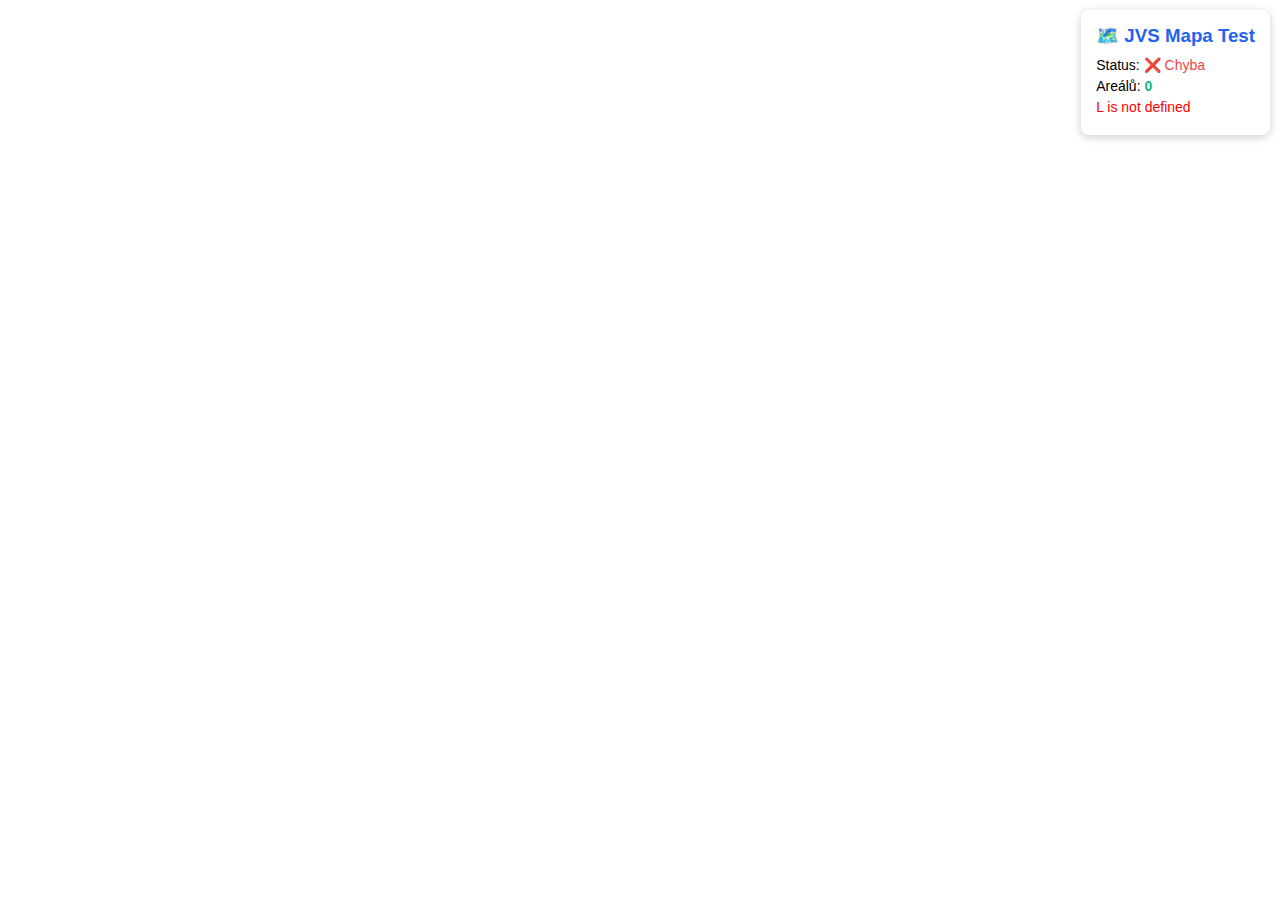
<file: test.html>
<!DOCTYPE html>
<html lang="cs">
<head>
    <meta charset="UTF-8">
    <meta name="viewport" content="width=device-width, initial-scale=1.0">
    <title>JVS Mapa - Test</title>
    
    <!-- Leaflet CSS -->
    <link rel="stylesheet" href="https://unpkg.com/leaflet@1.9.4/dist/leaflet.css" />
    
    <style>
        * { margin: 0; padding: 0; box-sizing: border-box; }
        body { font-family: Arial, sans-serif; }
        #map { 
            position: absolute;
            top: 0;
            left: 0;
            width: 100%;
            height: 100vh;
            z-index: 1;
        }
        #info {
            position: absolute;
            top: 10px;
            right: 10px;
            background: white;
            padding: 15px;
            border-radius: 8px;
            box-shadow: 0 2px 10px rgba(0,0,0,0.2);
            z-index: 1000;
            max-width: 300px;
        }
        #info h3 { margin: 0 0 10px 0; color: #2563eb; }
        #info p { margin: 5px 0; font-size: 14px; }
        .marker-count { font-weight: bold; color: #10b981; }
    </style>
</head>
<body>

<div id="map"></div>

<div id="info">
    <h3>🗺️ JVS Mapa Test</h3>
    <p>Status: <span id="status">Načítání...</span></p>
    <p>Areálů: <span id="count" class="marker-count">0</span></p>
    <p id="error" style="color: red; display: none;"></p>
</div>

<!-- Leaflet JS -->
<script src="https://unpkg.com/leaflet@1.9.4/dist/leaflet.js"></script>

<script>
console.log('🚀 Starting JVS Map Test...');

// Test data - 5 areálů
const testAreas = [
    {name:"VDJ Amerika II", lat:49.305131, lng:14.166126, district:"PI"},
    {name:"VDJ Drahonice", lat:49.202902, lng:14.063713, district:"ST"},
    {name:"VDJ Vodňany", lat:49.164550, lng:14.177836, district:"ST"},
    {name:"VDJ Hlavatce", lat:49.063584, lng:14.267751, district:"CB"},
    {name:"VDJ Šibeniční vrch I", lat:49.025083, lng:13.994111, district:"PT"}
];

try {
    // Initialize map
    console.log('📍 Initializing map...');
    const map = L.map('map').setView([49.15, 14.15], 10);
    
    // Add tile layer
    console.log('🗺️ Adding tile layer...');
    L.tileLayer('https://{s}.tile.openstreetmap.org/{z}/{x}/{y}.png', {
        attribution: '© OpenStreetMap contributors',
        maxZoom: 19
    }).addTo(map);
    
    // Add markers
    console.log('📌 Adding markers...');
    let markerCount = 0;
    
    testAreas.forEach(area => {
        const marker = L.marker([area.lat, area.lng]).addTo(map);
        marker.bindPopup(`
            <div style="padding: 10px;">
                <h3 style="margin: 0 0 10px 0; color: #2563eb;">${area.name}</h3>
                <p style="margin: 5px 0;"><strong>Okres:</strong> ${area.district}</p>
                <p style="margin: 5px 0;"><strong>Souřadnice:</strong><br>${area.lat.toFixed(6)}, ${area.lng.toFixed(6)}</p>
            </div>
        `);
        markerCount++;
        console.log(`✅ Marker ${markerCount}: ${area.name}`);
    });
    
    // Update UI
    document.getElementById('status').textContent = '✅ Funkční';
    document.getElementById('status').style.color = '#10b981';
    document.getElementById('count').textContent = markerCount;
    
    console.log(`✅ Map initialized successfully with ${markerCount} markers`);
    
} catch (error) {
    console.error('❌ Error:', error);
    document.getElementById('status').textContent = '❌ Chyba';
    document.getElementById('status').style.color = '#ef4444';
    document.getElementById('error').textContent = error.message;
    document.getElementById('error').style.display = 'block';
}
</script>

</body>
</html>
</file>
